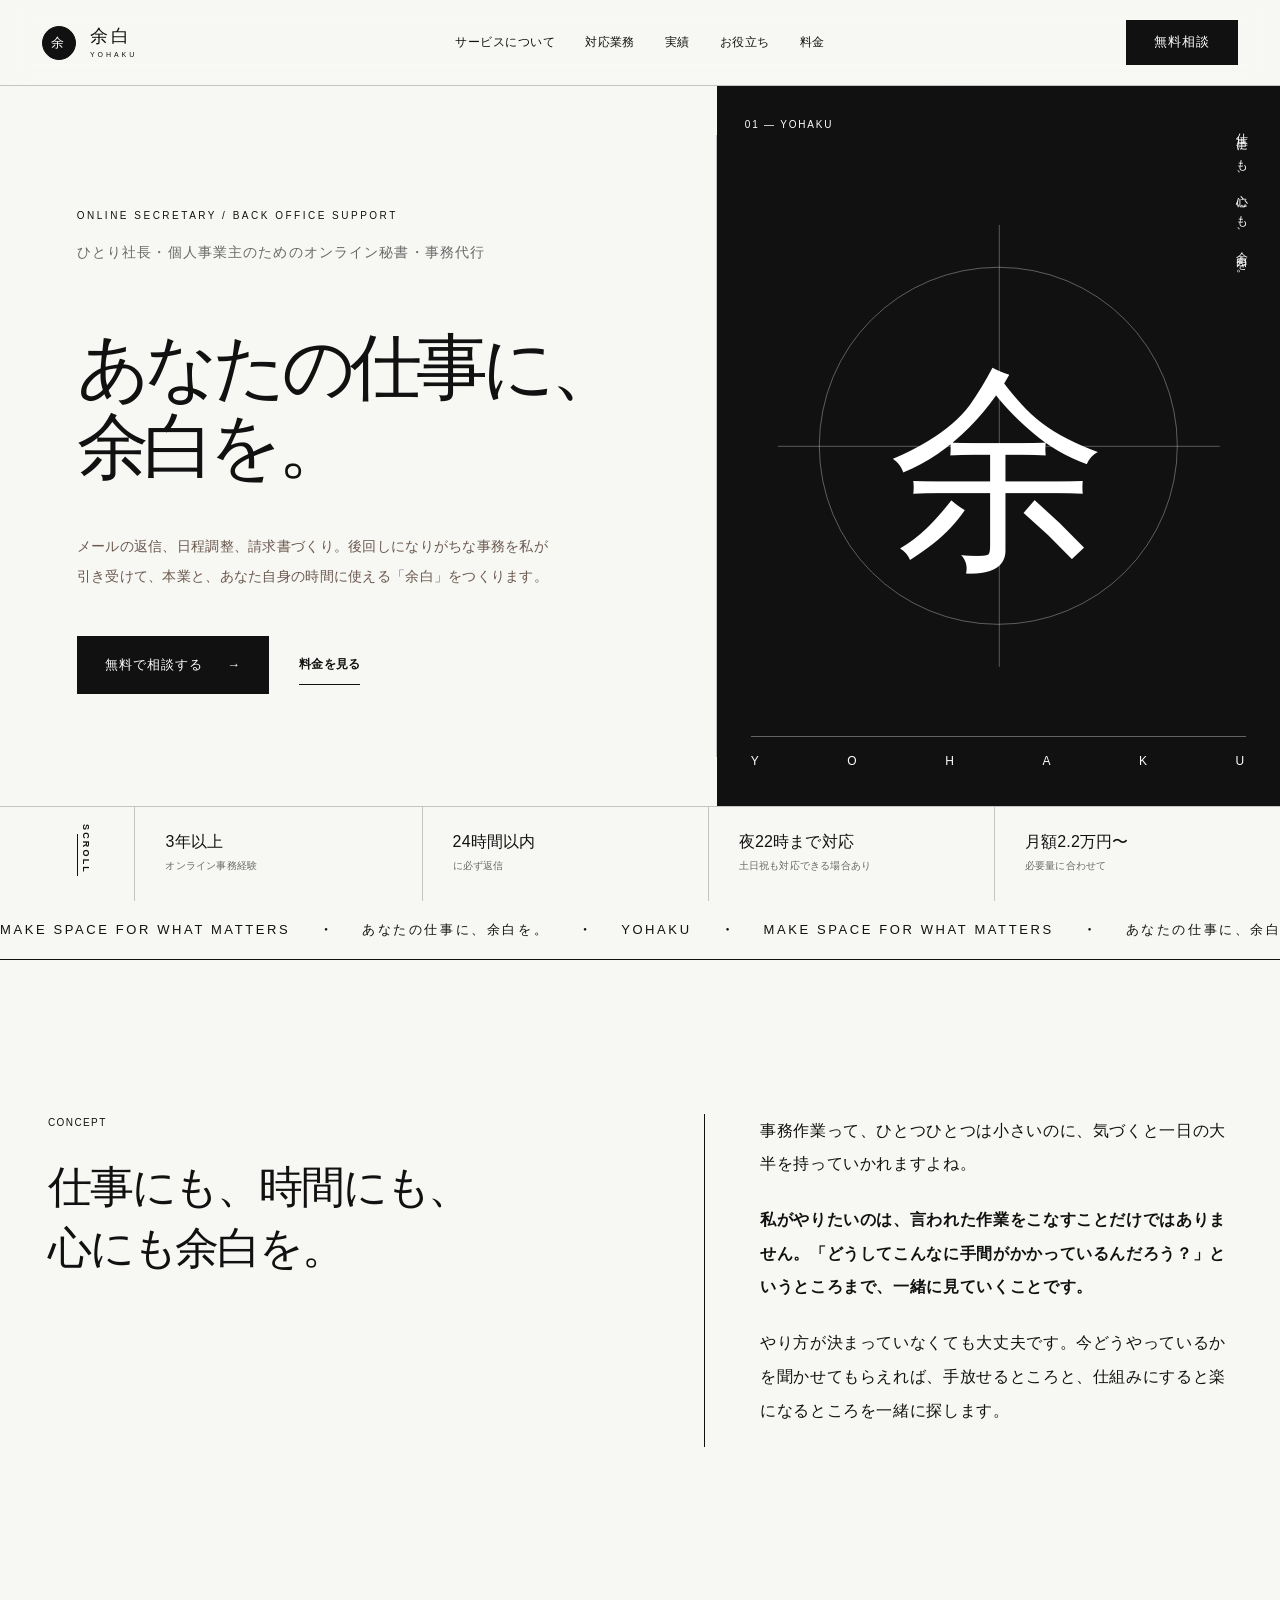
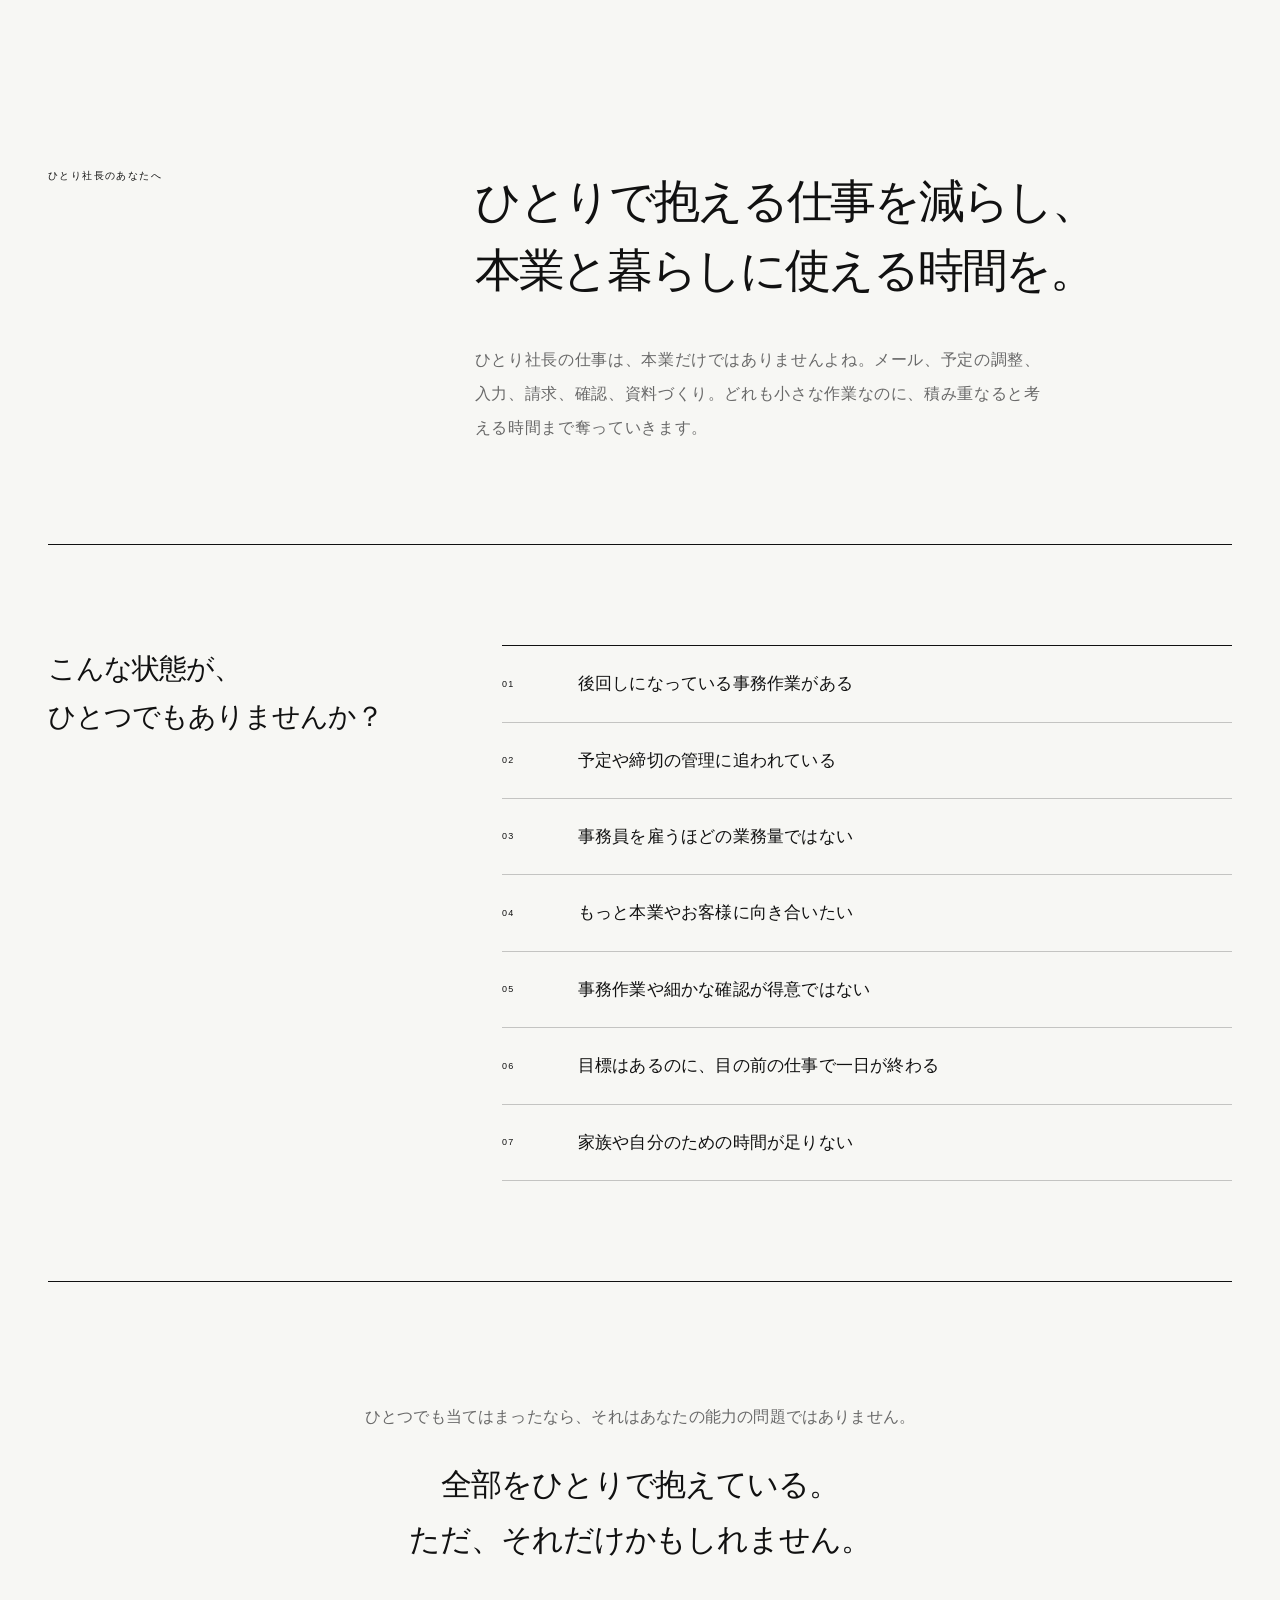
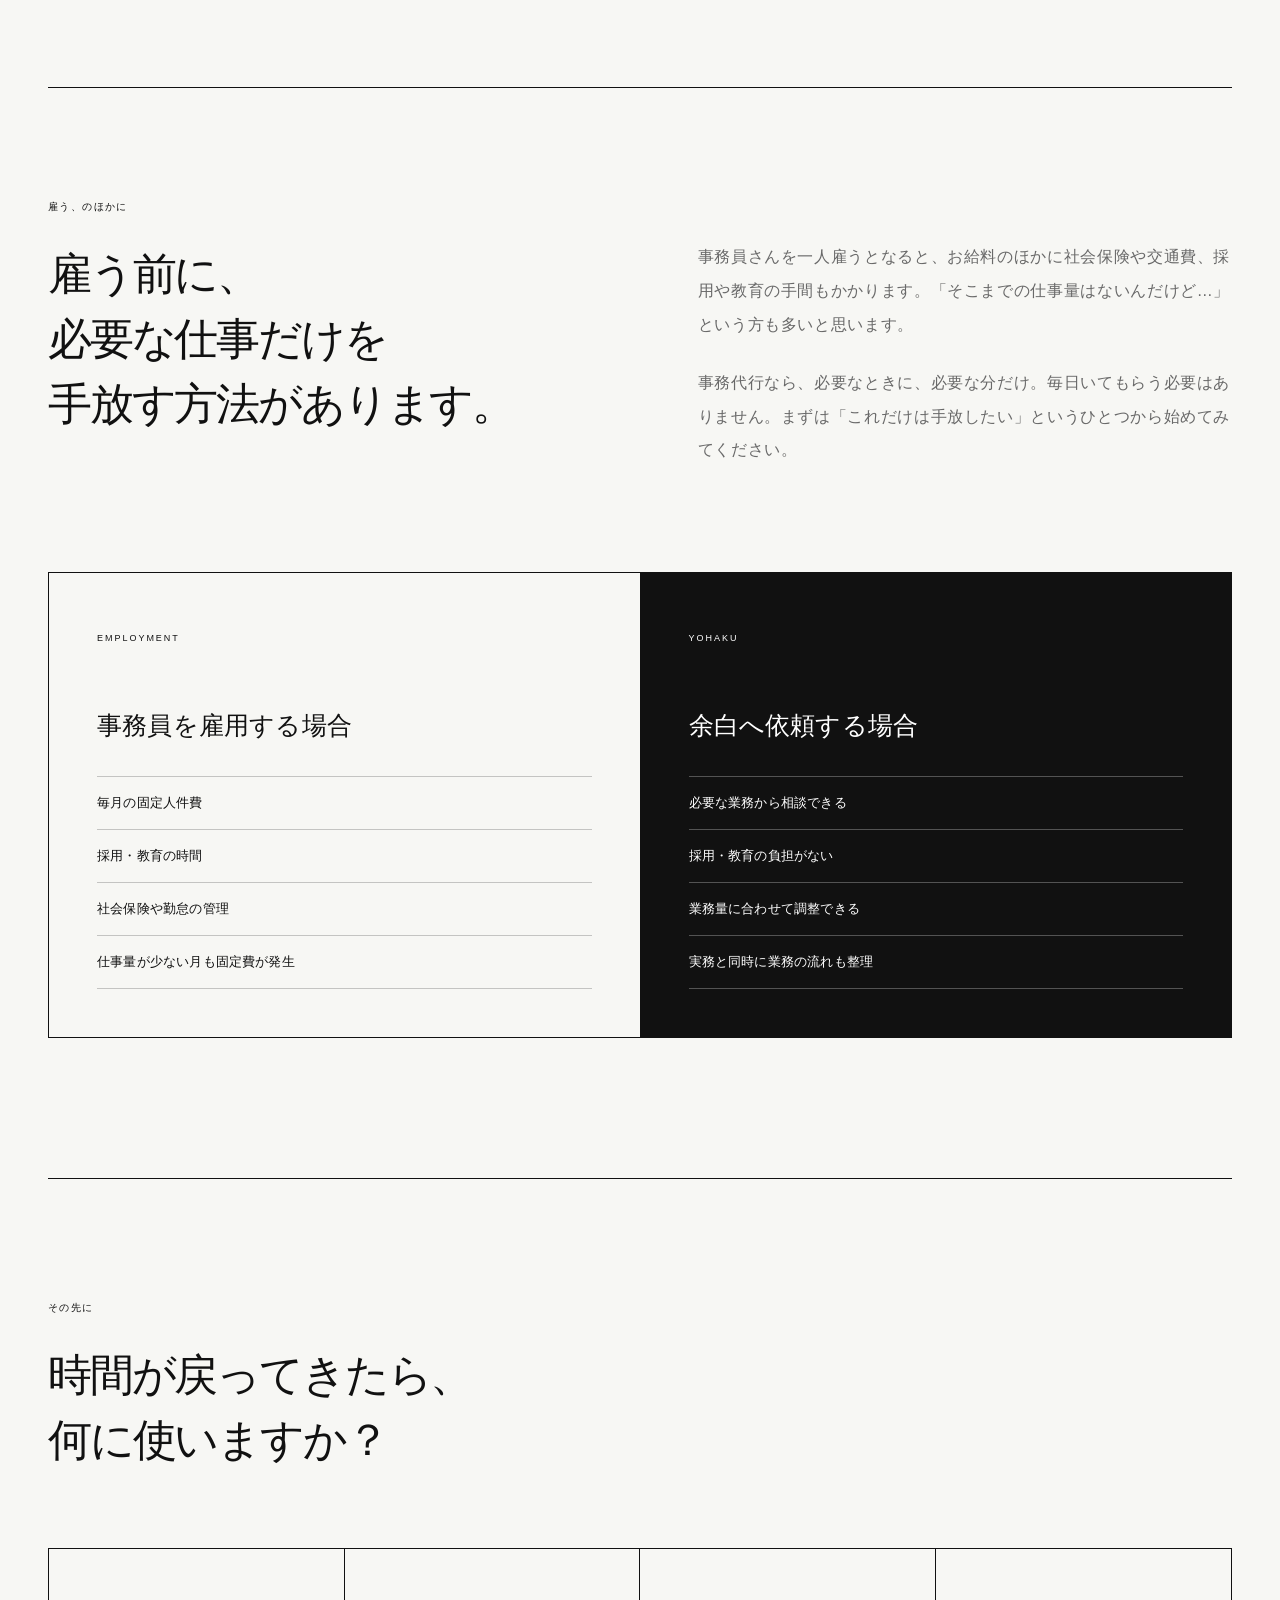
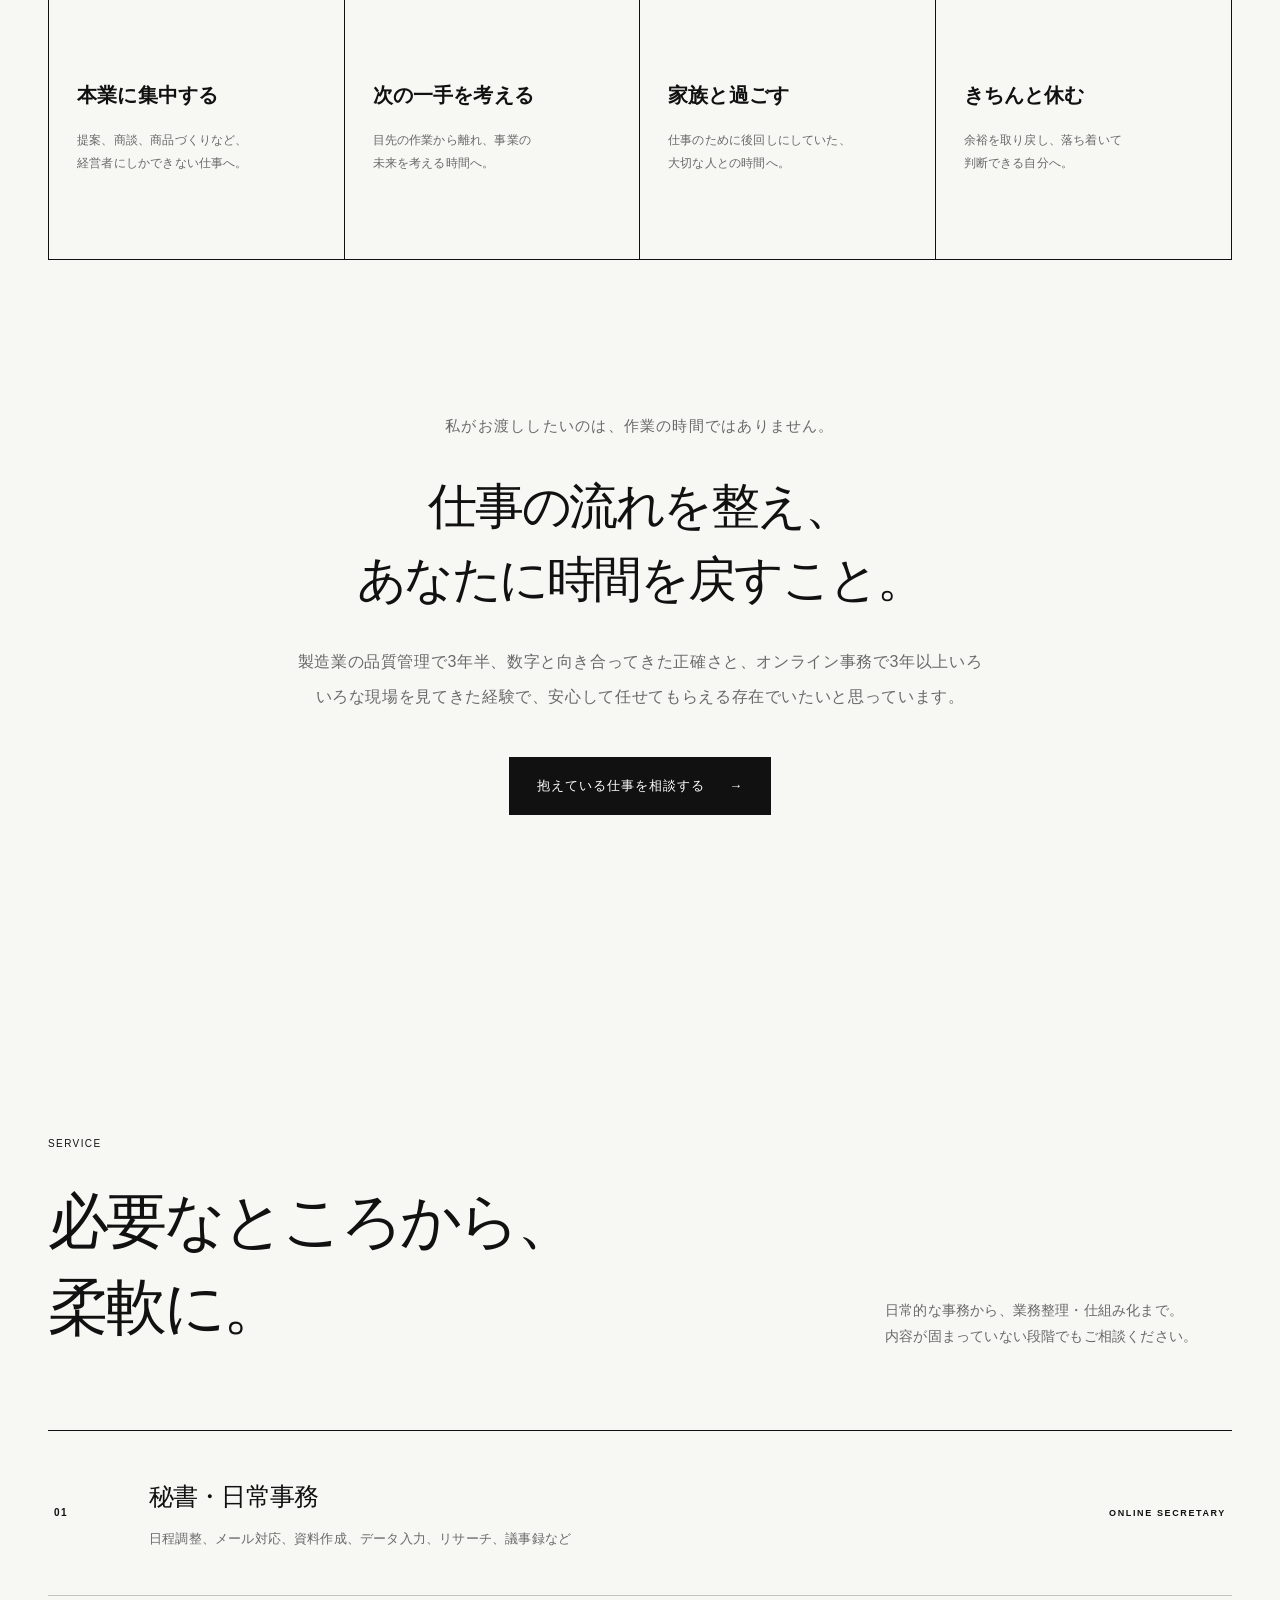
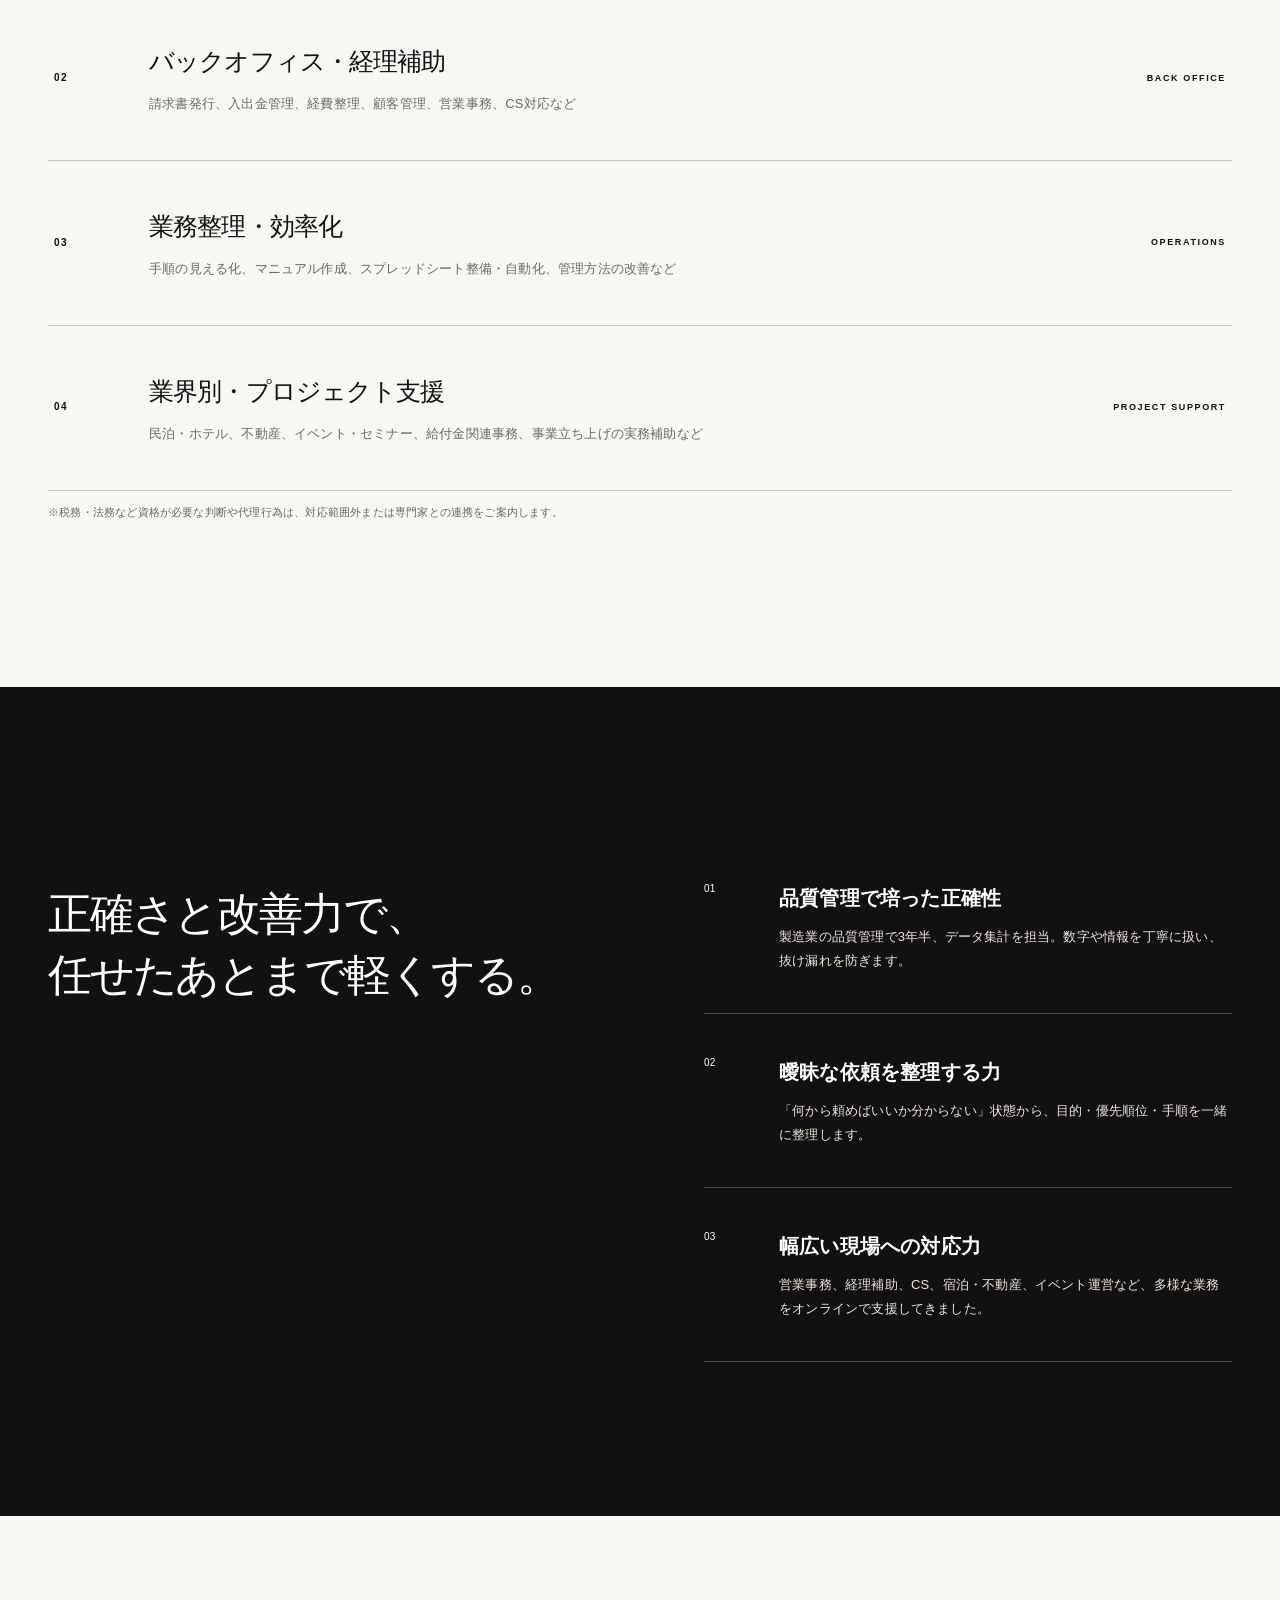
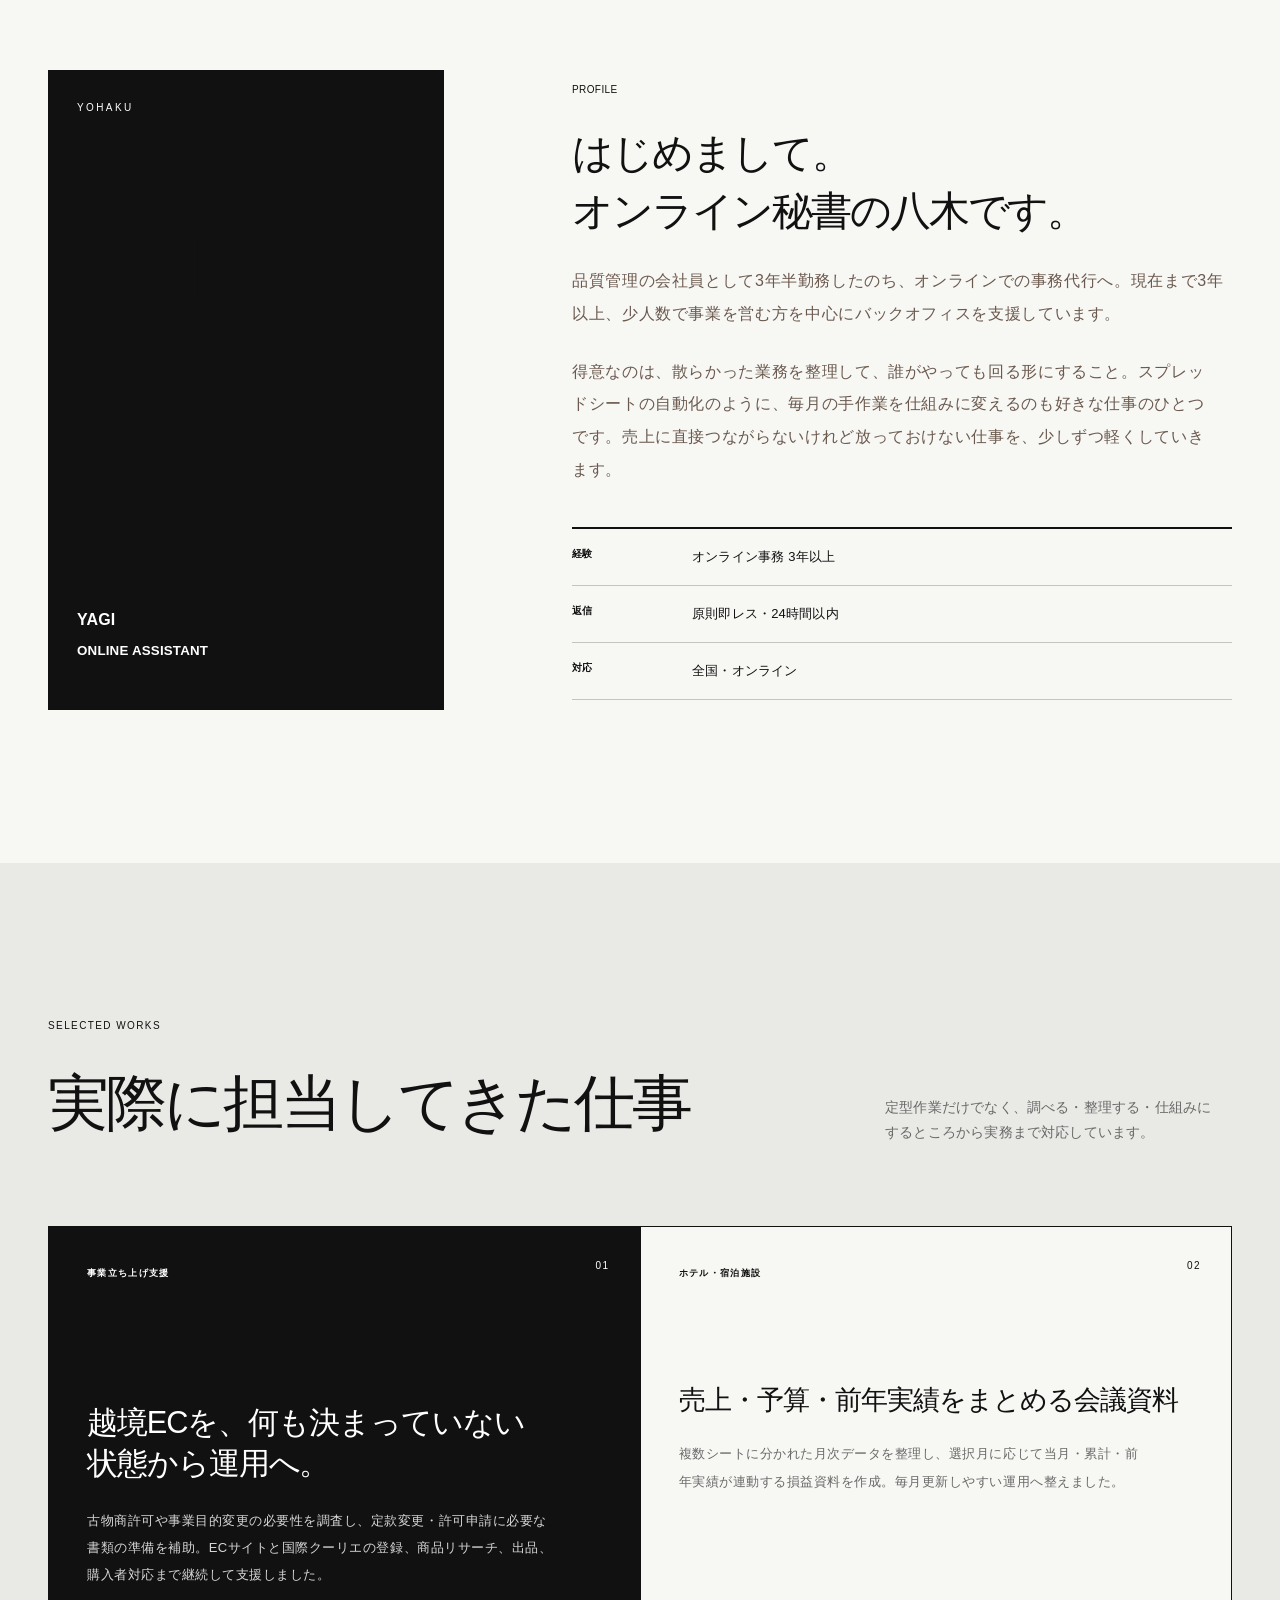
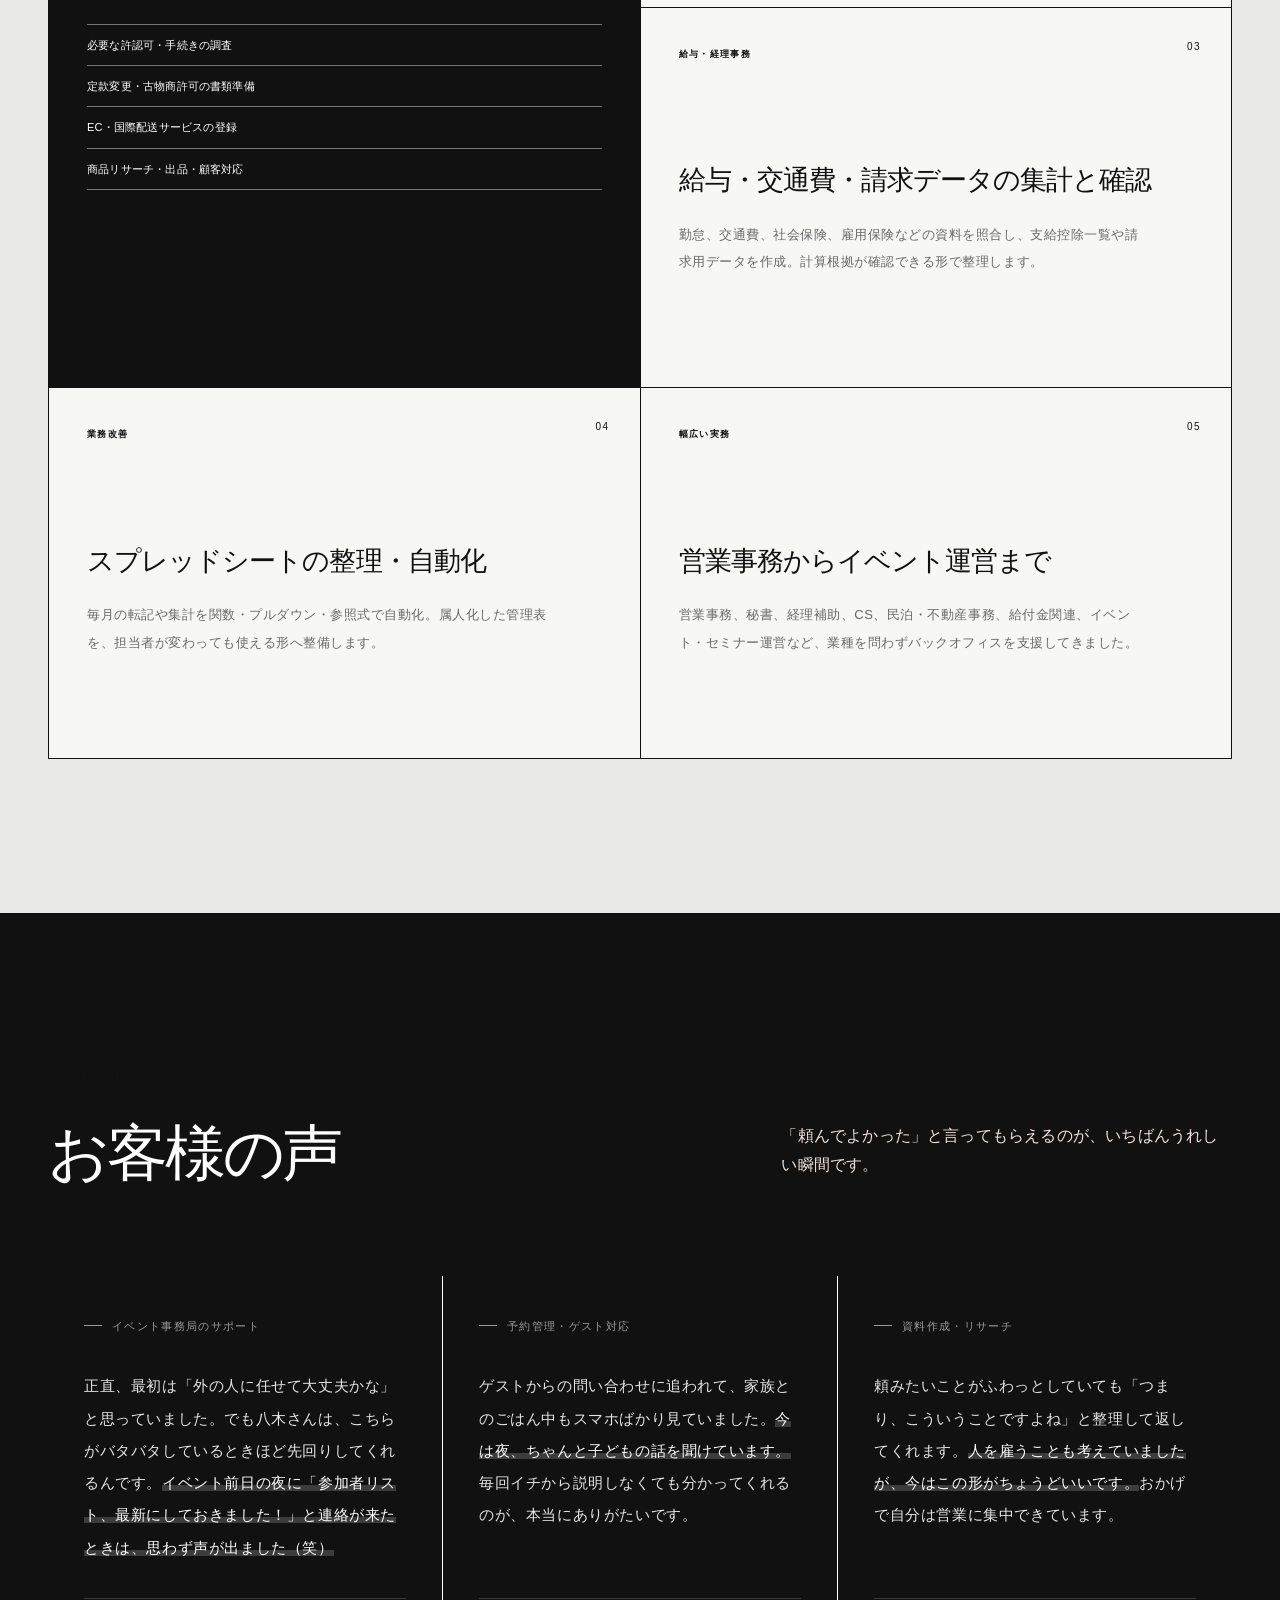
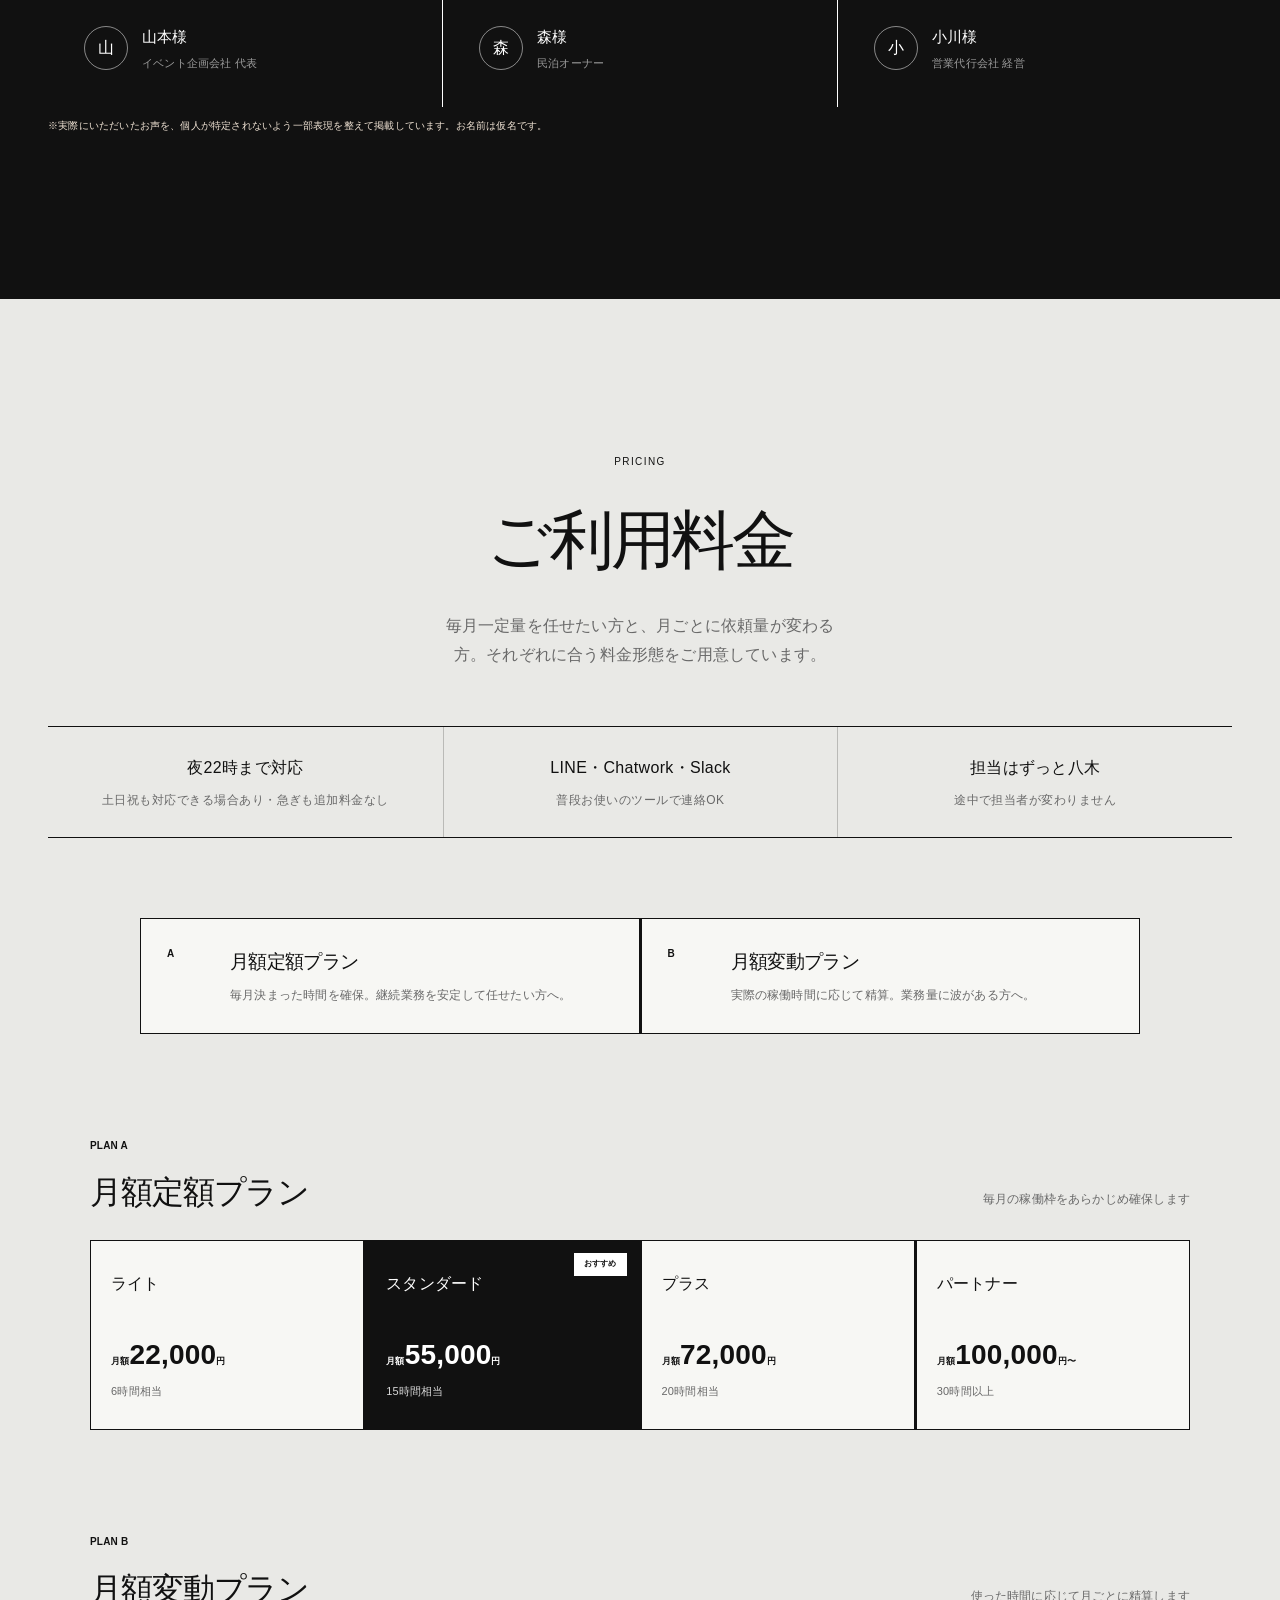
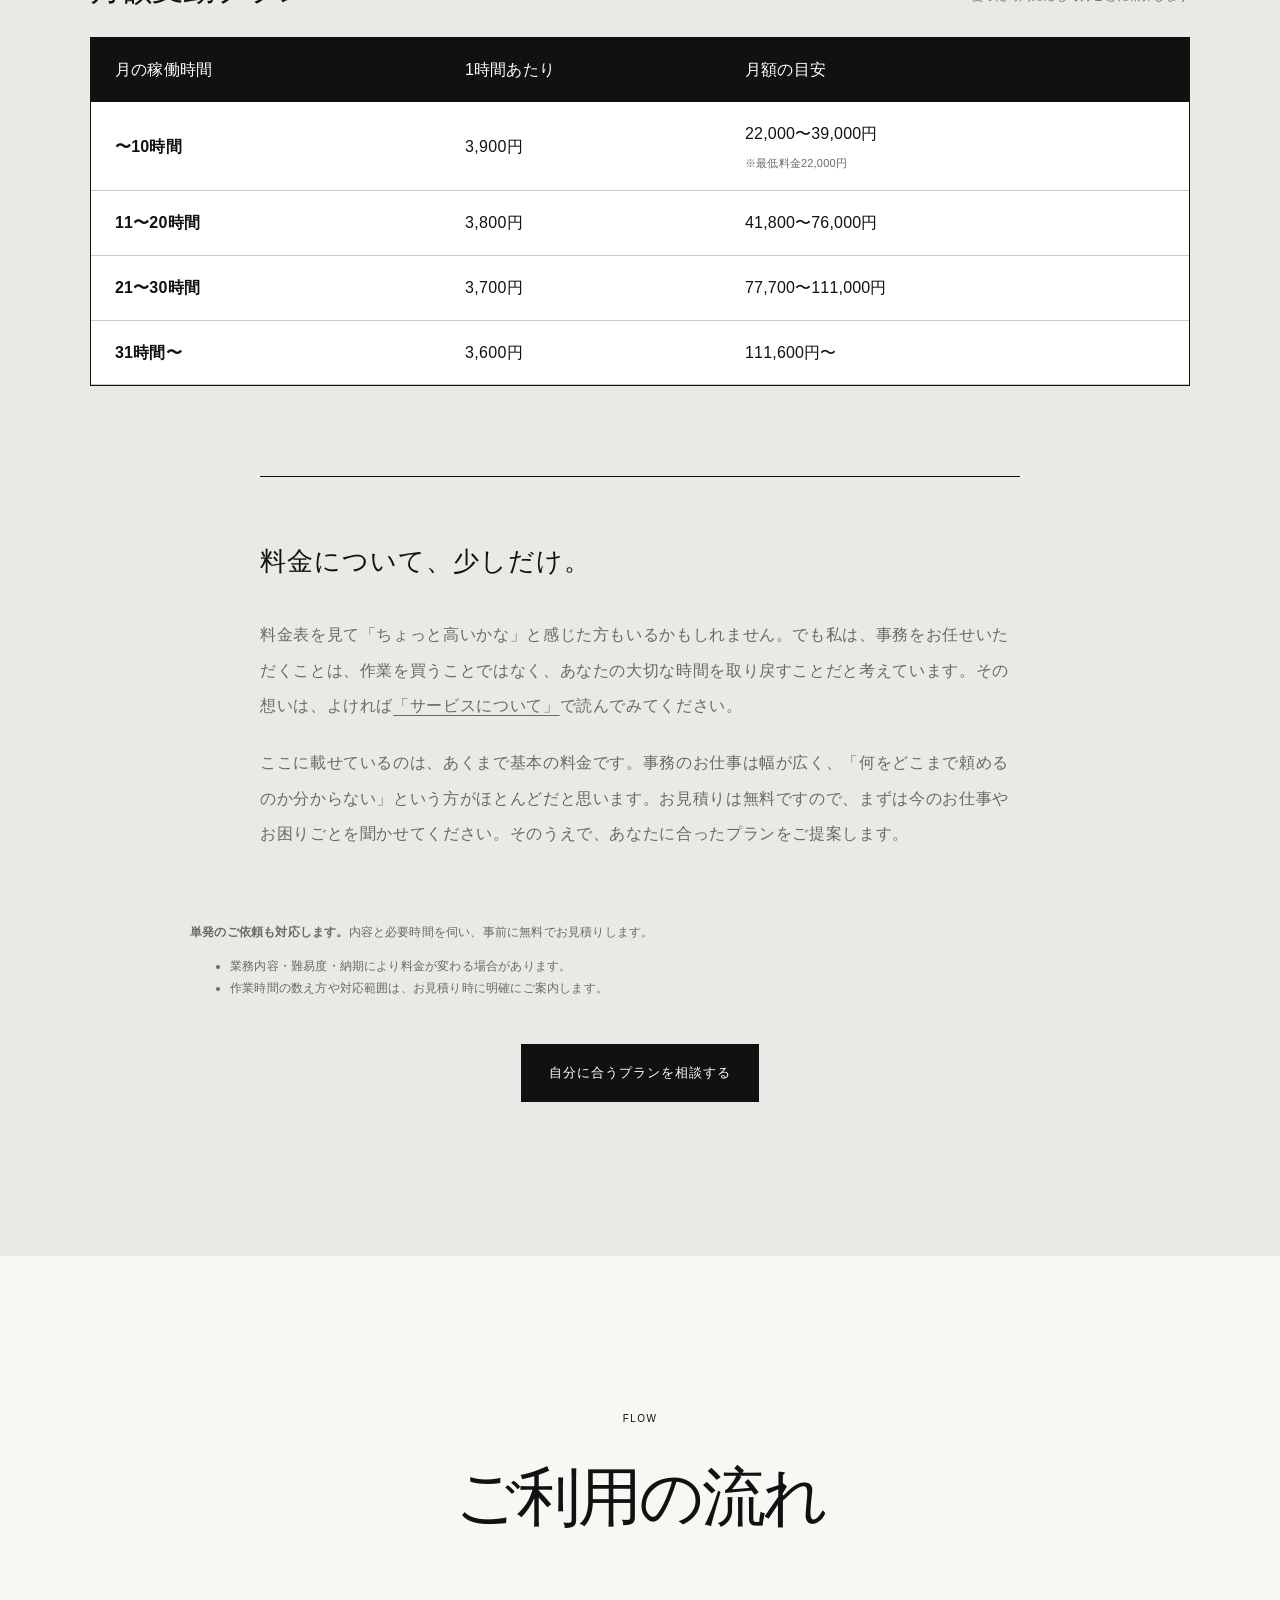
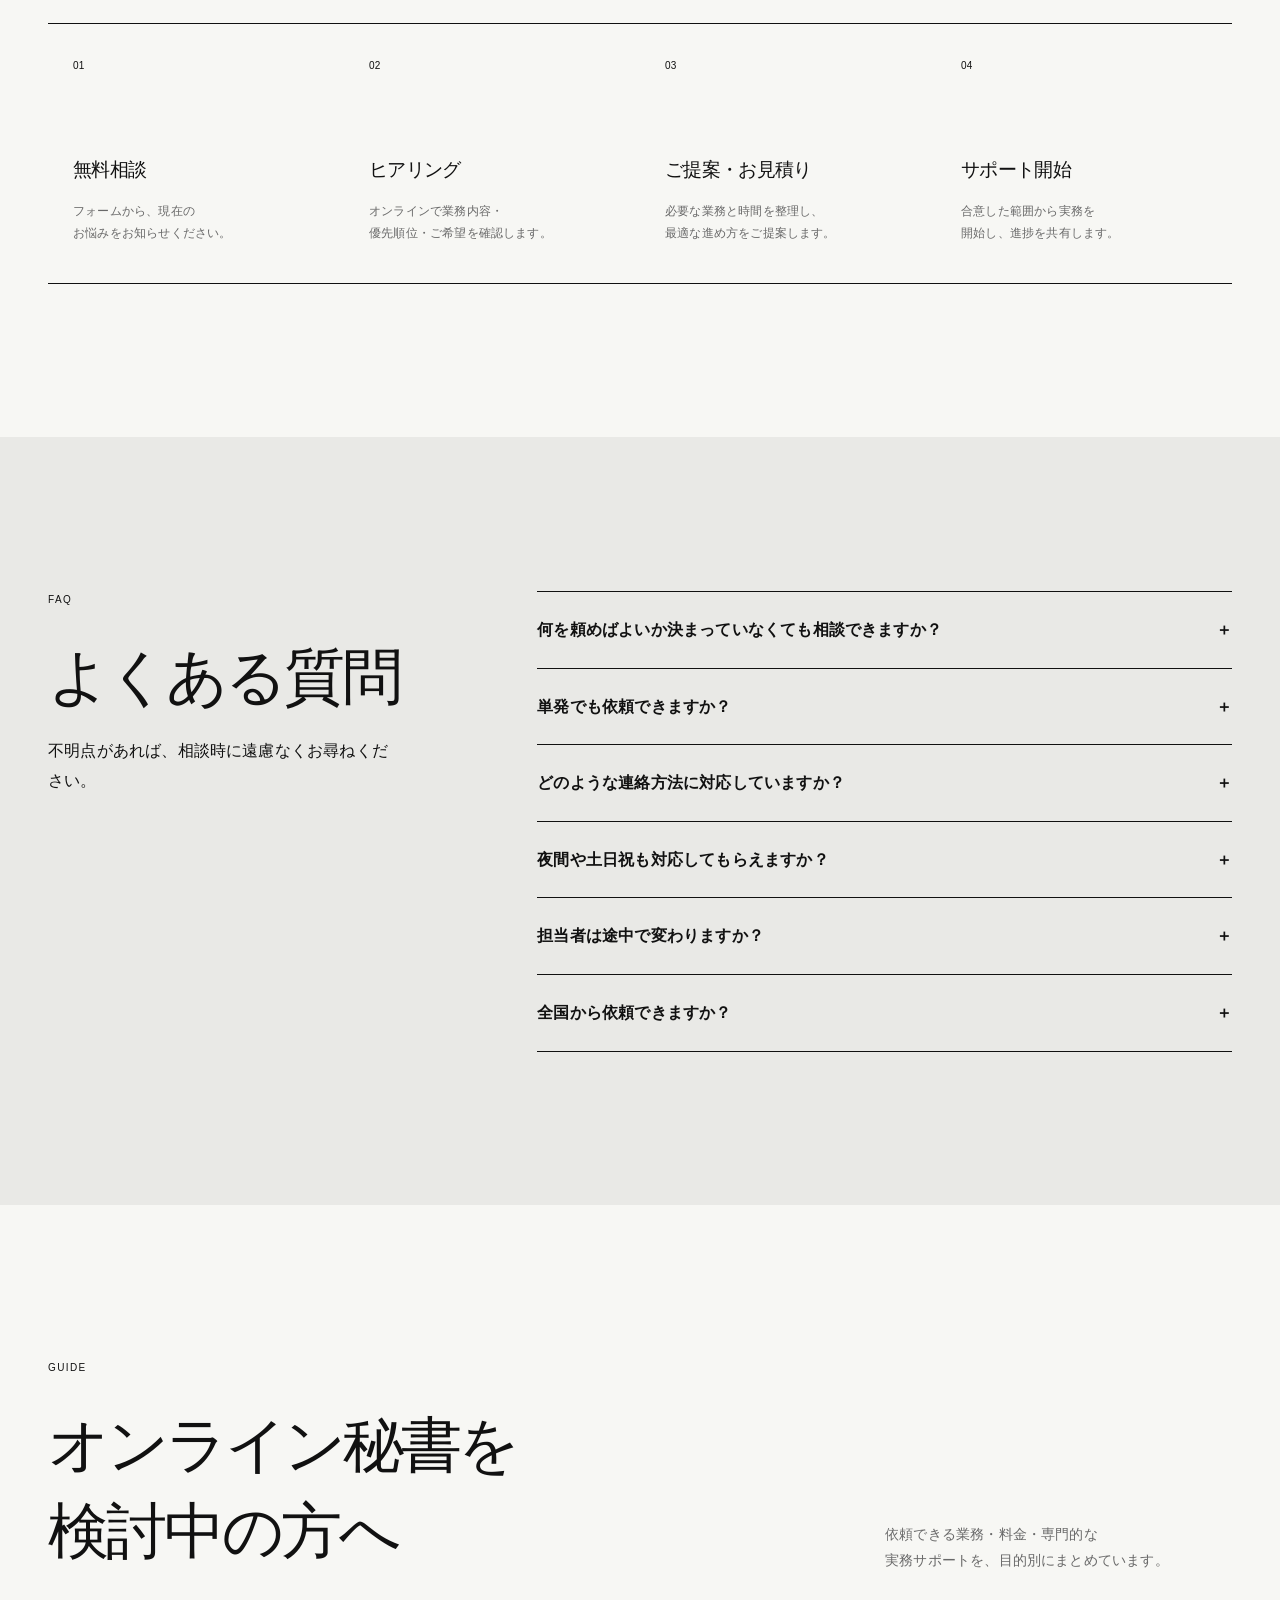
<file: index.html>
<!DOCTYPE html>
<html lang="ja">
<head>
  <meta charset="UTF-8" />
  <meta name="viewport" content="width=device-width, initial-scale=1.0" />
  <meta name="referrer" content="strict-origin-when-cross-origin" />
  <meta http-equiv="Content-Security-Policy" content="default-src 'self'; script-src 'self'; style-src 'self' 'unsafe-inline' https://fonts.googleapis.com; font-src https://fonts.gstatic.com; connect-src https://formsubmit.co; img-src 'self' data:; object-src 'none'; base-uri 'self'; form-action https://formsubmit.co; upgrade-insecure-requests" />
  <meta name="robots" content="index, follow, max-image-preview:large" />
  <meta name="google-site-verification" content="uPOCcpdCkF5vC7mGvs4GOAGjGshObomWzH6Wq0wKwHQ" />
  <link rel="canonical" href="https://ya-gi-chan.github.io/Assistant/" />
  <title>オンライン秘書・事務代行なら余白（YOHAKU）｜ひとり社長・個人事業主向け</title>
  <meta name="description" content="ひとり社長・個人事業主・小規模法人向けのオンライン秘書・事務代行「余白（YOHAKU）」。営業事務、経理補助、顧客管理、資料作成、Excel・スプレッドシート整備などをオンラインで支援します。" />
  <meta property="og:title" content="オンライン秘書・事務代行なら余白（YOHAKU）｜ひとり社長・個人事業主向け" />
  <meta property="og:description" content="雑務を引き受けるだけでなく、業務の流れから整える実務パートナー。月額2.2万円から相談できます。" />
  <meta property="og:type" content="website" />
  <meta property="og:url" content="https://ya-gi-chan.github.io/Assistant/" />
  <meta property="og:locale" content="ja_JP" />
  <script type="application/ld+json">
  {"@context":"https://schema.org","@graph":[{"@type":"ProfessionalService","@id":"https://ya-gi-chan.github.io/Assistant/#service","name":"余白（YOHAKU）","url":"https://ya-gi-chan.github.io/Assistant/","description":"経営者・個人事業主の仕事と時間に余白をつくるオンライン秘書・事務代行サービス","areaServed":"JP","priceRange":"22,000円〜","serviceType":["オンライン秘書","事務代行","バックオフィス支援","業務効率化","経理補助"]},{"@type":"FAQPage","mainEntity":[{"@type":"Question","name":"何を頼めばよいか決まっていなくても相談できますか？","acceptedAnswer":{"@type":"Answer","text":"はい。現在の業務と困りごとを伺い、手放せる作業の整理から一緒に進めます。"}},{"@type":"Question","name":"単発でも依頼できますか？","acceptedAnswer":{"@type":"Answer","text":"はい。内容と必要時間を確認のうえ、個別にお見積りします。"}},{"@type":"Question","name":"夜間や土日祝も対応してもらえますか？","acceptedAnswer":{"@type":"Answer","text":"夜は22時まで対応しています。土日祝は毎回ではありませんが、対応できる場合もあります。急ぎのご依頼も追加料金なしで対応します。"}},{"@type":"Question","name":"全国から依頼できますか？","acceptedAnswer":{"@type":"Answer","text":"はい。オンラインで全国に対応しています。"}}]}]}
  </script>
  <link rel="preconnect" href="https://fonts.googleapis.com" />
  <link rel="preconnect" href="https://fonts.gstatic.com" crossorigin />
  <link href="https://fonts.googleapis.com/css2?family=Manrope:wght@300;400;500;600&family=Noto+Sans+JP:wght@300;400;500;600&display=swap" rel="stylesheet" />
  <link rel="stylesheet" href="styles.css?v=20261010-13" />
  <link rel="stylesheet" href="brand.css?v=20261105-3" />
  <script src="script.js?v=20261010-8" defer></script>
</head>
<body>
  <div class="page-loader" id="pageLoader" aria-hidden="true"><div class="page-loader__inner"><span class="page-loader__brand">YOHAKU</span><span class="page-loader__line"></span><small>あなたの仕事に、余白を。</small></div></div>
  <div class="scroll-progress" id="scrollProgress" aria-hidden="true"></div>
  <header class="header" id="top"><div class="container header__inner">
    <a href="#top" class="logo" aria-label="余白 トップへ"><span class="logo__mark">余</span><span>余白<small>YOHAKU</small></span></a>
    <nav class="nav" id="nav" aria-label="メインメニュー"><a href="#concept">サービスについて</a><a href="#services">対応業務</a><a href="#works">実績</a><a href="#guide">お役立ち</a><a href="#pricing">料金</a></nav>
    <a href="#contact" class="btn btn--primary btn--sm header__cta">無料相談</a>
    <button class="nav-toggle" id="navToggle" type="button" aria-label="メニューを開く" aria-controls="nav" aria-expanded="false"><span></span><span></span><span></span></button>
  </div></header>
  <main>
    <section class="hero"><div class="hero__dots" aria-hidden="true"></div><div class="container hero__grid">
      <div class="hero__copy"><p class="kicker">ONLINE SECRETARY / BACK OFFICE SUPPORT</p><p class="hero__tagline">ひとり社長・個人事業主のためのオンライン秘書・事務代行</p><h1><span>あなたの仕事に、</span><br /><em>余白を。</em></h1><p class="hero__lead">メールの返信、日程調整、請求書づくり。後回しになりがちな事務を私が引き受けて、本業と、あなた自身の時間に使える「余白」をつくります。</p><div class="hero__actions"><a href="#contact" class="btn btn--primary">無料で相談する <b>→</b></a><a href="#pricing" class="text-link">料金を見る</a></div></div>
      <div class="hero__visual" aria-hidden="true"><p class="hero__vertical">仕事にも、心にも、余白を。</p><div class="hero__monogram"><span>余</span></div><div class="hero__word"><span>Y</span><span>O</span><span>H</span><span>A</span><span>K</span><span>U</span></div><p class="hero__index">01 — YOHAKU</p></div>
    </div><div class="hero__bottom"><p>SCROLL</p><ul class="hero__facts"><li><strong>3年以上</strong><span>オンライン事務経験</span></li><li><strong>24時間以内</strong><span>に必ず返信</span></li><li><strong>夜22時まで対応</strong><span>土日祝も対応できる場合あり</span></li><li><strong>月額2.2万円〜</strong><span>必要量に合わせて</span></li></ul></div></section>
    <div class="marquee" aria-hidden="true"><div><span>MAKE SPACE FOR WHAT MATTERS</span><i>●</i><span>あなたの仕事に、余白を。</span><i>●</i><span>YOHAKU</span><i>●</i><span>MAKE SPACE FOR WHAT MATTERS</span><i>●</i><span>あなたの仕事に、余白を。</span><i>●</i><span>YOHAKU</span><i>●</i></div></div>
    <section class="intro" id="concept"><div class="container intro__grid"><div><p class="eyebrow">CONCEPT</p><h2>仕事にも、時間にも、<br />心にも余白を。</h2></div><div class="intro__text"><p>事務作業って、ひとつひとつは小さいのに、気づくと一日の大半を持っていかれますよね。</p><p><strong>私がやりたいのは、言われた作業をこなすことだけではありません。「どうしてこんなに手間がかかっているんだろう？」というところまで、一緒に見ていくことです。</strong></p><p>やり方が決まっていなくても大丈夫です。今どうやっているかを聞かせてもらえれば、手放せるところと、仕組みにすると楽になるところを一緒に探します。</p></div></div></section>
    <section class="owner-letter"><div class="container">
      <div class="owner-letter__intro"><p class="eyebrow">ひとり社長のあなたへ</p><div><h2>ひとりで抱える仕事を減らし、<br />本業と暮らしに使える時間を。</h2><p>ひとり社長の仕事は、本業だけではありませんよね。メール、予定の調整、入力、請求、確認、資料づくり。どれも小さな作業なのに、積み重なると考える時間まで奪っていきます。</p></div></div>
      <div class="owner-checks"><p class="owner-checks__lead">こんな状態が、<br />ひとつでもありませんか？</p><ol><li><span>01</span>後回しになっている事務作業がある</li><li><span>02</span>予定や締切の管理に追われている</li><li><span>03</span>事務員を雇うほどの業務量ではない</li><li><span>04</span>もっと本業やお客様に向き合いたい</li><li><span>05</span>事務作業や細かな確認が得意ではない</li><li><span>06</span>目標はあるのに、目の前の仕事で一日が終わる</li><li><span>07</span>家族や自分のための時間が足りない</li></ol></div>
      <div class="owner-letter__message"><p>ひとつでも当てはまったなら、それはあなたの能力の問題ではありません。</p><strong>全部をひとりで抱えている。<br />ただ、それだけかもしれません。</strong></div>
      <div class="owner-letter__solution"><div><p class="eyebrow">雇う、のほかに</p><h2>雇う前に、<br />必要な仕事だけを<br />手放す方法があります。</h2></div><div class="owner-letter__body"><p>事務員さんを一人雇うとなると、お給料のほかに社会保険や交通費、採用や教育の手間もかかります。「そこまでの仕事量はないんだけど…」という方も多いと思います。</p><p>事務代行なら、必要なときに、必要な分だけ。毎日いてもらう必要はありません。まずは「これだけは手放したい」というひとつから始めてみてください。</p></div></div>
      <div class="compare-grid"><article><p>EMPLOYMENT</p><h3>事務員を雇用する場合</h3><ul><li>毎月の固定人件費</li><li>採用・教育の時間</li><li>社会保険や勤怠の管理</li><li>仕事量が少ない月も固定費が発生</li></ul></article><article class="compare-grid__yohaku"><p>YOHAKU</p><h3>余白へ依頼する場合</h3><ul><li>必要な業務から相談できる</li><li>採用・教育の負担がない</li><li>業務量に合わせて調整できる</li><li>実務と同時に業務の流れも整理</li></ul></article></div>
      <div class="owner-letter__future"><p class="eyebrow">その先に</p><h2>時間が戻ってきたら、<br />何に使いますか？</h2><div class="future-grid"><article><h3>本業に集中する</h3><p>提案、商談、商品づくりなど、経営者にしかできない仕事へ。</p></article><article><h3>次の一手を考える</h3><p>目先の作業から離れ、事業の未来を考える時間へ。</p></article><article><h3>家族と過ごす</h3><p>仕事のために後回しにしていた、大切な人との時間へ。</p></article><article><h3>きちんと休む</h3><p>余裕を取り戻し、落ち着いて判断できる自分へ。</p></article></div></div>
      <div class="owner-letter__closing"><p>私がお渡ししたいのは、作業の時間ではありません。</p><h2>仕事の流れを整え、<br />あなたに時間を戻すこと。</h2><p>製造業の品質管理で3年半、数字と向き合ってきた正確さと、オンライン事務で3年以上いろいろな現場を見てきた経験で、安心して任せてもらえる存在でいたいと思っています。</p><a href="#contact" class="btn btn--primary">抱えている仕事を相談する <b>→</b></a></div>
    </div></section>
    <section class="services" id="services"><div class="container"><div class="section-heading"><div><p class="eyebrow">SERVICE</p><h2>必要なところから、柔軟に。</h2></div><p>日常的な事務から、業務整理・仕組み化まで。内容が固まっていない段階でもご相談ください。</p></div><div class="service-list"><article><div class="service-list__num">01</div><div><h3>秘書・日常事務</h3><p>日程調整、メール対応、資料作成、データ入力、リサーチ、議事録など</p></div><span>ONLINE SECRETARY</span></article><article><div class="service-list__num">02</div><div><h3>バックオフィス・経理補助</h3><p>請求書発行、入出金管理、経費整理、顧客管理、営業事務、CS対応など</p></div><span>BACK OFFICE</span></article><article><div class="service-list__num">03</div><div><h3>業務整理・効率化</h3><p>手順の見える化、マニュアル作成、スプレッドシート整備・自動化、管理方法の改善など</p></div><span>OPERATIONS</span></article><article><div class="service-list__num">04</div><div><h3>業界別・プロジェクト支援</h3><p>民泊・ホテル、不動産、イベント・セミナー、給付金関連事務、事業立ち上げの実務補助など</p></div><span>PROJECT SUPPORT</span></article></div><p class="service-note">※税務・法務など資格が必要な判断や代理行為は、対応範囲外または専門家との連携をご案内します。</p></div></section>
    <section class="strength section-dark"><div class="container strength__grid"><div><p class="eyebrow eyebrow--light">私にできること</p><h2>正確さと改善力で、<br />任せたあとまで軽くする。</h2></div><div class="strength__items"><article><strong>01</strong><div><h3>品質管理で培った正確性</h3><p>製造業の品質管理で3年半、データ集計を担当。数字や情報を丁寧に扱い、抜け漏れを防ぎます。</p></div></article><article><strong>02</strong><div><h3>曖昧な依頼を整理する力</h3><p>「何から頼めばいいか分からない」状態から、目的・優先順位・手順を一緒に整理します。</p></div></article><article><strong>03</strong><div><h3>幅広い現場への対応力</h3><p>営業事務、経理補助、CS、宿泊・不動産、イベント運営など、多様な業務をオンラインで支援してきました。</p></div></article></div></div></section>
    <section class="profile" id="profile"><div class="container profile__grid"><div class="profile__portrait"><span>Y</span><p>YAGI<br /><small>ONLINE ASSISTANT</small></p></div><div class="profile__content"><p class="eyebrow">PROFILE</p><h2>はじめまして。<br />オンライン秘書の八木です。</h2><p>品質管理の会社員として3年半勤務したのち、オンラインでの事務代行へ。現在まで3年以上、少人数で事業を営む方を中心にバックオフィスを支援しています。</p><p>得意なのは、散らかった業務を整理して、誰がやっても回る形にすること。スプレッドシートの自動化のように、毎月の手作業を仕組みに変えるのも好きな仕事のひとつです。売上に直接つながらないけれど放っておけない仕事を、少しずつ軽くしていきます。</p><dl class="profile__meta"><div><dt>経験</dt><dd>オンライン事務 3年以上</dd></div><div><dt>返信</dt><dd>原則即レス・24時間以内</dd></div><div><dt>対応</dt><dd>全国・オンライン</dd></div></dl></div></div></section>
    <section class="works" id="works"><div class="container"><div class="section-heading works__heading"><div><p class="eyebrow">SELECTED WORKS</p><h2>実際に担当してきた仕事</h2></div><p>定型作業だけでなく、調べる・整理する・仕組みにするところから実務まで対応しています。</p></div><div class="works__grid">
      <article class="work-card work-card--large"><div class="work-card__tag">事業立ち上げ支援</div><span class="work-card__no">01</span><h3>越境ECを、何も決まっていない状態から運用へ。</h3><p>古物商許可や事業目的変更の必要性を調査し、定款変更・許可申請に必要な書類の準備を補助。ECサイトと国際クーリエの登録、商品リサーチ、出品、購入者対応まで継続して支援しました。</p><ul><li>必要な許認可・手続きの調査</li><li>定款変更・古物商許可の書類準備</li><li>EC・国際配送サービスの登録</li><li>商品リサーチ・出品・顧客対応</li></ul></article>
      <article class="work-card"><div class="work-card__tag">ホテル・宿泊施設</div><span class="work-card__no">02</span><h3>売上・予算・前年実績をまとめる会議資料</h3><p>複数シートに分かれた月次データを整理し、選択月に応じて当月・累計・前年実績が連動する損益資料を作成。毎月更新しやすい運用へ整えました。</p></article>
      <article class="work-card"><div class="work-card__tag">給与・経理事務</div><span class="work-card__no">03</span><h3>給与・交通費・請求データの集計と確認</h3><p>勤怠、交通費、社会保険、雇用保険などの資料を照合し、支給控除一覧や請求用データを作成。計算根拠が確認できる形で整理します。</p></article>
      <article class="work-card"><div class="work-card__tag">業務改善</div><span class="work-card__no">04</span><h3>スプレッドシートの整理・自動化</h3><p>毎月の転記や集計を関数・プルダウン・参照式で自動化。属人化した管理表を、担当者が変わっても使える形へ整備します。</p></article>
      <article class="work-card"><div class="work-card__tag">幅広い実務</div><span class="work-card__no">05</span><h3>営業事務からイベント運営まで</h3><p>営業事務、秘書、経理補助、CS、民泊・不動産事務、給付金関連、イベント・セミナー運営など、業種を問わずバックオフィスを支援してきました。</p></article>
    </div></div></section>
    <section class="voices section-dark" id="voices"><div class="container"><div class="voices__head"><div><p class="eyebrow eyebrow--light">CLIENT VOICES</p><h2>お客様の声</h2></div><p>「頼んでよかった」と言ってもらえるのが、いちばんうれしい瞬間です。</p></div><div class="voices__grid">
      <figure><p class="voices__tag">イベント事務局のサポート</p><blockquote>正直、最初は「外の人に任せて大丈夫かな」と思っていました。でも八木さんは、こちらがバタバタしているときほど先回りしてくれるんです。<mark>イベント前日の夜に「参加者リスト、最新にしておきました！」と連絡が来たときは、思わず声が出ました（笑）</mark></blockquote><figcaption><span class="voices__avatar" aria-hidden="true">山</span><div><strong>山本様</strong><small>イベント企画会社 代表</small></div></figcaption></figure>
      <figure><p class="voices__tag">予約管理・ゲスト対応</p><blockquote>ゲストからの問い合わせに追われて、家族とのごはん中もスマホばかり見ていました。<mark>今は夜、ちゃんと子どもの話を聞けています。</mark>毎回イチから説明しなくても分かってくれるのが、本当にありがたいです。</blockquote><figcaption><span class="voices__avatar" aria-hidden="true">森</span><div><strong>森様</strong><small>民泊オーナー</small></div></figcaption></figure>
      <figure><p class="voices__tag">資料作成・リサーチ</p><blockquote>頼みたいことがふわっとしていても「つまり、こういうことですよね」と整理して返してくれます。<mark>人を雇うことも考えていましたが、今はこの形がちょうどいいです。</mark>おかげで自分は営業に集中できています。</blockquote><figcaption><span class="voices__avatar" aria-hidden="true">小</span><div><strong>小川様</strong><small>営業代行会社 経営</small></div></figcaption></figure>
    </div><p class="voices__note">※実際にいただいたお声を、個人が特定されないよう一部表現を整えて掲載しています。お名前は仮名です。</p></div></section>
    <section class="pricing section-soft" id="pricing"><div class="container"><p class="eyebrow eyebrow--center">PRICING</p><h2 class="section-title">ご利用料金</h2><p class="section-lead">毎月一定量を任せたい方と、月ごとに依頼量が変わる方。それぞれに合う料金形態をご用意しています。</p><ul class="price-perks"><li><strong>夜22時まで対応</strong><span>土日祝も対応できる場合あり・急ぎも追加料金なし</span></li><li><strong>LINE・Chatwork・Slack</strong><span>普段お使いのツールで連絡OK</span></li><li><strong>担当はずっと八木</strong><span>途中で担当者が変わりません</span></li></ul><div class="plan-intro"><article><span>A</span><div><h3>月額定額プラン</h3><p>毎月決まった時間を確保。継続業務を安定して任せたい方へ。</p></div></article><article><span>B</span><div><h3>月額変動プラン</h3><p>実際の稼働時間に応じて精算。業務量に波がある方へ。</p></div></article></div>
      <div class="price-block"><div class="price-block__head"><div><span>PLAN A</span><h3>月額定額プラン</h3></div><p>毎月の稼働枠をあらかじめ確保します</p></div><div class="price-cards"><article><p>ライト</p><strong><small>月額</small>22,000<small>円</small></strong><div>6時間相当</div></article><article class="is-recommended"><b>おすすめ</b><p>スタンダード</p><strong><small>月額</small>55,000<small>円</small></strong><div>15時間相当</div></article><article><p>プラス</p><strong><small>月額</small>72,000<small>円</small></strong><div>20時間相当</div></article><article><p>パートナー</p><strong><small>月額</small>100,000<small>円〜</small></strong><div>30時間以上</div></article></div></div>
      <div class="price-block"><div class="price-block__head"><div><span>PLAN B</span><h3>月額変動プラン</h3></div><p>使った時間に応じて月ごとに精算します</p></div><div class="variable-table variable-table--simple variable-table--rate" role="table" aria-label="月額変動プラン料金表"><div class="variable-table__head" role="row"><span>月の稼働時間</span><span>1時間あたり</span><span>月額の目安</span></div><div role="row"><strong>〜10時間</strong><span class="variable-table__rate">3,900円</span><span>22,000〜39,000円<small>※最低料金22,000円</small></span></div><div role="row"><strong>11〜20時間</strong><span class="variable-table__rate">3,800円</span><span>41,800〜76,000円</span></div><div role="row"><strong>21〜30時間</strong><span class="variable-table__rate">3,700円</span><span>77,700〜111,000円</span></div><div role="row"><strong>31時間〜</strong><span class="variable-table__rate">3,600円</span><span>111,600円〜</span></div></div></div>
      <div class="price-message"><p class="price-message__title">料金について、少しだけ。</p><p>料金表を見て「ちょっと高いかな」と感じた方もいるかもしれません。でも私は、事務をお任せいただくことは、作業を買うことではなく、あなたの大切な時間を取り戻すことだと考えています。その想いは、よければ<a href="#concept">「サービスについて」</a>で読んでみてください。</p><p>ここに載せているのは、あくまで基本の料金です。事務のお仕事は幅が広く、「何をどこまで頼めるのか分からない」という方がほとんどだと思います。お見積りは無料ですので、まずは今のお仕事やお困りごとを聞かせてください。そのうえで、あなたに合ったプランをご提案します。</p></div><div class="price-notes"><p><strong>単発のご依頼も対応します。</strong>内容と必要時間を伺い、事前に無料でお見積りします。</p><ul><li>業務内容・難易度・納期により料金が変わる場合があります。</li><li>作業時間の数え方や対応範囲は、お見積り時に明確にご案内します。</li></ul></div><div class="center"><a href="#contact" class="btn btn--primary">自分に合うプランを相談する</a></div></div></section>
    <section class="flow" id="flow"><div class="container"><p class="eyebrow eyebrow--center">FLOW</p><h2 class="section-title">ご利用の流れ</h2><ol class="flow__list"><li><span>01</span><div><h3>無料相談</h3><p>フォームから、現在のお悩みをお知らせください。</p></div></li><li><span>02</span><div><h3>ヒアリング</h3><p>オンラインで業務内容・優先順位・ご希望を確認します。</p></div></li><li><span>03</span><div><h3>ご提案・お見積り</h3><p>必要な業務と時間を整理し、最適な進め方をご提案します。</p></div></li><li><span>04</span><div><h3>サポート開始</h3><p>合意した範囲から実務を開始し、進捗を共有します。</p></div></li></ol></div></section>
    <section class="faq section-soft" id="faq"><div class="container faq__inner"><div><p class="eyebrow">FAQ</p><h2>よくある質問</h2><p>不明点があれば、相談時に遠慮なくお尋ねください。</p></div><div class="faq__list"><details><summary>何を頼めばよいか決まっていなくても相談できますか？</summary><p>はい。現在の業務と困りごとを伺い、手放せる作業の整理から一緒に進めます。</p></details><details><summary>単発でも依頼できますか？</summary><p>はい。内容と必要時間を確認のうえ、個別にお見積りします。</p></details><details><summary>どのような連絡方法に対応していますか？</summary><p>LINE、Chatwork、Slack、メール、オンライン会議に対応しています。普段お使いのツールに合わせますので、お気軽にご相談ください。</p></details><details><summary>夜間や土日祝も対応してもらえますか？</summary><p>夜は22時まで対応しています。土日祝は毎回ではありませんが、対応できる場合もありますので、お気軽にご相談ください。急ぎのご依頼も、追加料金なしでプランの料金内で対応します。</p></details><details><summary>担当者は途中で変わりますか？</summary><p>変わりません。最初から最後まで、八木が直接担当します。毎回イチから説明していただく必要はありません。</p></details><details><summary>全国から依頼できますか？</summary><p>はい。オンラインで全国に対応しています。</p></details></div></div></section>
    <section class="services" id="guide"><div class="container"><div class="section-heading"><div><p class="eyebrow">GUIDE</p><h2>オンライン秘書を検討中の方へ</h2></div><p>依頼できる業務・料金・専門的な実務サポートを、目的別にまとめています。</p></div><div class="service-list">
      <article><div class="service-list__num">01</div><div><h3><a href="online-secretary/">オンライン秘書とは？何を頼める？</a></h3><p>依頼できる業務や、オンライン秘書が向いている会社を整理しています。</p></div><span>GUIDE</span></article>
      <article><div class="service-list__num">02</div><div><h3><a href="small-business/">個人事業主・ひとり社長向け事務代行</a></h3><p>事務員を雇うほどではない段階で、必要な仕事だけ外に出す方法を紹介します。</p></div><span>SMALL BUSINESS</span></article>
      <article><div class="service-list__num">03</div><div><h3><a href="spreadsheet/">Excel・Googleスプレッドシート業務代行</a></h3><p>データ集計、管理表整備、関数設定、毎月の定型作業の効率化について。</p></div><span>SPREADSHEET</span></article>
      <article><div class="service-list__num">04</div><div><h3><a href="accounting-support/">経理補助・請求業務の事務代行</a></h3><p>請求書、経費、入金確認用データなど、経理周辺の事務支援について。</p></div><span>ACCOUNTING</span></article>
      <article><div class="service-list__num">05</div><div><h3><a href="price/">オンライン秘書・事務代行の料金</a></h3><p>月額定額・月額変動プランと、単発依頼についてまとめています。</p></div><span>PRICE</span></article>
    </div></div></section>
    <section class="contact" id="contact"><div class="container contact__grid"><div class="contact__copy"><p class="eyebrow eyebrow--light">CONTACT</p><h2>あなたの仕事に、<br />余白を。</h2><p>内容がまとまっていなくても大丈夫です。どの業務から手放すと余白が生まれるか、一緒に整理します。</p><ul><li>ご相談・お見積り無料</li><li>24時間以内に返信</li><li>LINEからのご相談もOK</li><li>無理な勧誘はありません</li></ul></div><form class="contact-form" id="contactForm" novalidate><input type="hidden" name="_subject" value="【余白（YOHAKU）】お問い合わせがありました" /><input type="text" name="_honey" class="hp-field" tabindex="-1" autocomplete="off" aria-hidden="true" /><label>お名前 <span>必須</span><input type="text" name="name" autocomplete="name" required /></label><label>メールアドレス <span>必須</span><input type="email" name="email" autocomplete="email" required /></label><label>会社名・屋号 <small>任意</small><input type="text" name="company" autocomplete="organization" /></label><label>ご相談内容 <span>必須</span><textarea name="message" rows="5" placeholder="例：日程調整や顧客管理を月10時間ほど依頼したい" required></textarea></label><label class="privacy-check"><input type="checkbox" name="privacy_agree" required /> <span><a href="privacy.html" target="_blank" rel="noopener">プライバシーポリシー</a>に同意する</span></label><button type="submit" class="btn btn--accent">無料相談を送信する</button><p class="form-message form-message--success" id="formThanks" hidden>ありがとうございます。お問い合わせを送信しました。</p><p class="form-message form-message--error" id="formError" hidden>送信できませんでした。時間をおいて再度お試しください。</p></form></div></section>
  </main>
  <footer class="footer"><div class="container footer__inner"><a href="#top" class="logo logo--footer"><span class="logo__mark">余</span><span>余白<small>YOHAKU</small></span></a><div><a href="#services">対応業務</a><a href="online-secretary/">お役立ち</a><a href="#pricing">料金</a><a href="https://note.com/roudoungdesu" target="_blank" rel="noopener">note</a><a href="privacy.html">プライバシーポリシー</a></div><p>© 2026 YOHAKU</p></div></footer>
</body>
</html>
</file>
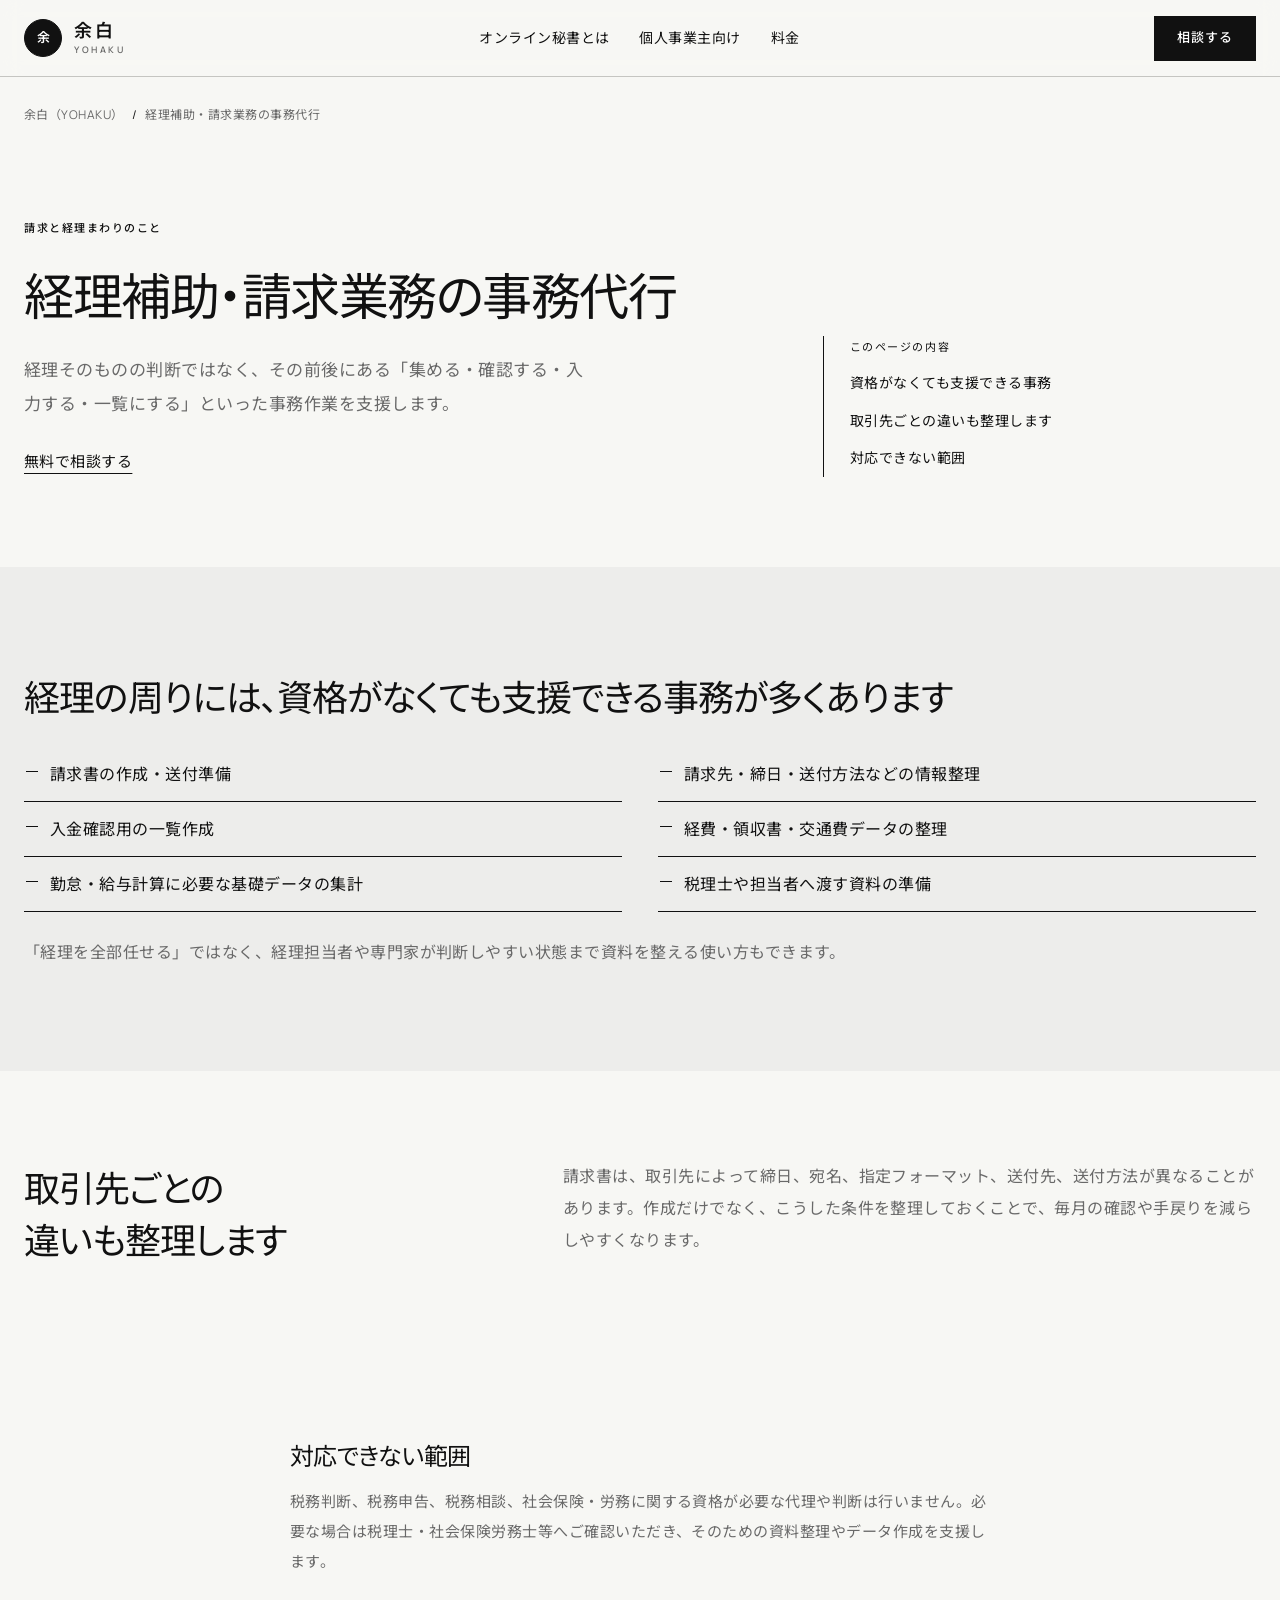
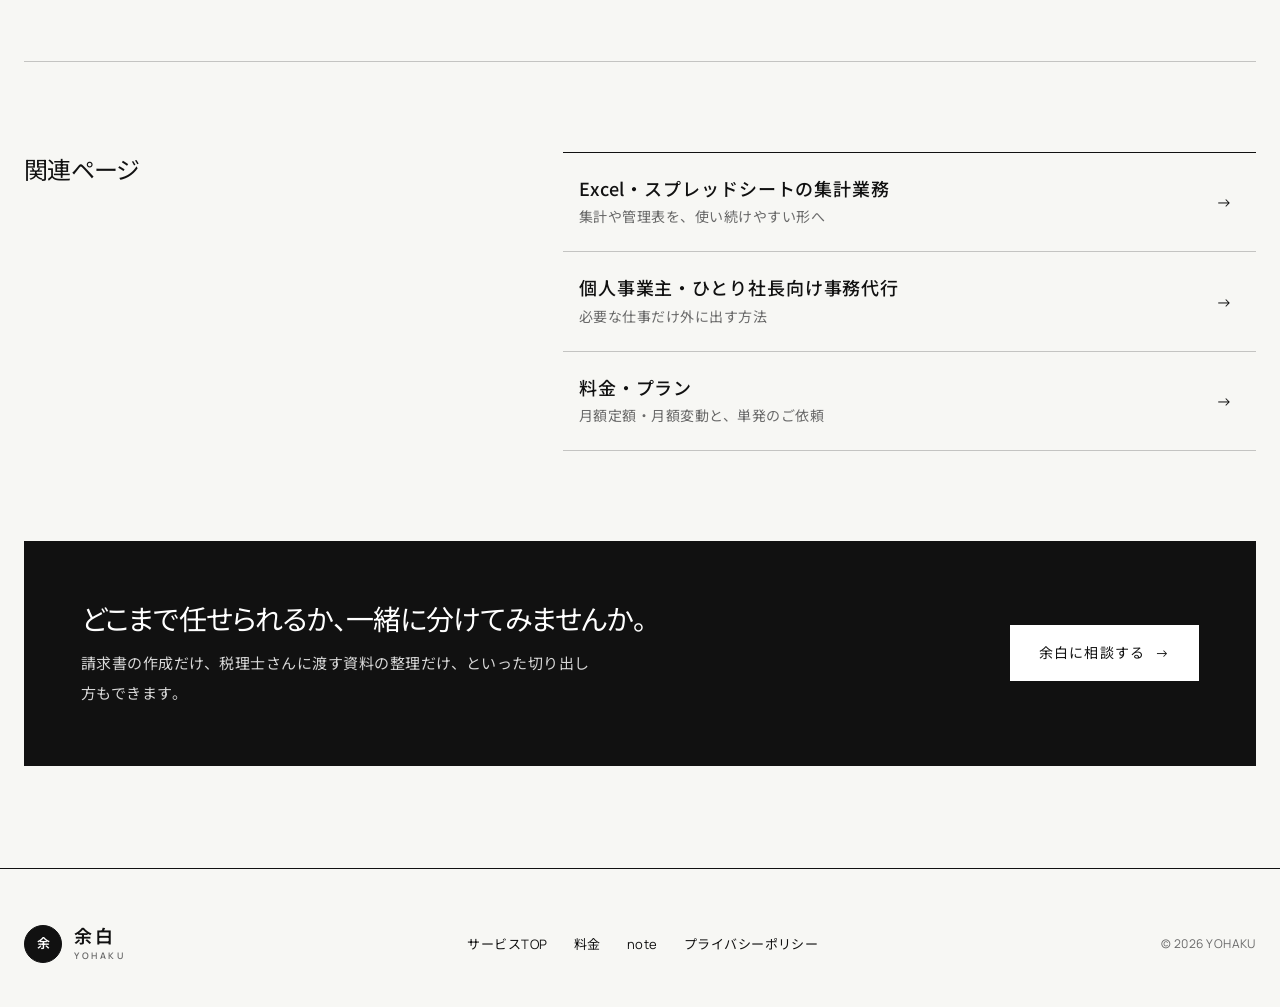
<file: accounting-support/index.html>
<!DOCTYPE html>
<html lang="ja">
<head>
<meta charset="UTF-8">
<meta name="viewport" content="width=device-width,initial-scale=1">
<meta name="robots" content="index, follow, max-image-preview:large">
<link rel="canonical" href="https://ya-gi-chan.github.io/Assistant/accounting-support/">
<title>経理補助・請求業務の事務代行｜オンライン秘書 余白</title>
<meta name="description" content="請求書作成、入出金確認用データ、経費・交通費・給与関連資料の集計など、経理周辺の事務作業をオンラインで支援。個人事業主・小規模法人向け。">
<meta property="og:title" content="経理補助・請求業務の事務代行｜オンライン秘書 余白">
<meta property="og:description" content="経理周辺の「集める・確認する・入力する・一覧にする」事務作業をオンラインで支援します。">
<meta property="og:type" content="article">
<meta property="og:url" content="https://ya-gi-chan.github.io/Assistant/accounting-support/">
<meta property="og:locale" content="ja_JP">
<script type="application/ld+json">{"@context":"https://schema.org","@graph":[{"@type":"BreadcrumbList","itemListElement":[{"@type":"ListItem","position":1,"name":"余白（YOHAKU）","item":"https://ya-gi-chan.github.io/Assistant/"},{"@type":"ListItem","position":2,"name":"経理補助・請求業務の事務代行","item":"https://ya-gi-chan.github.io/Assistant/accounting-support/"}]},{"@type":"Service","name":"経理補助・請求業務の事務代行","url":"https://ya-gi-chan.github.io/Assistant/accounting-support/","description":"個人事業主・小規模法人向けの経理補助・請求業務の事務代行","serviceType":"経理補助・請求業務事務代行","areaServed":"JP","provider":{"@type":"ProfessionalService","name":"余白（YOHAKU）","url":"https://ya-gi-chan.github.io/Assistant/"}}]}</script>
<link rel="preconnect" href="https://fonts.googleapis.com">
<link rel="preconnect" href="https://fonts.gstatic.com" crossorigin>
<link href="https://fonts.googleapis.com/css2?family=Manrope:wght@300;400;500;600&family=Noto+Sans+JP:wght@300;400;500;600&display=swap" rel="stylesheet">
<link rel="stylesheet" href="../yohaku.css?v=20261105-3">
</head>
<body>
<header class="header header--read header--line"><div class="container header__inner">
<a class="logo" href="/Assistant/" aria-label="余白 トップへ"><span class="logo__mark">余</span><span>余白<small>YOHAKU</small></span></a>
<nav class="nav" aria-label="メインメニュー"><a href="/Assistant/online-secretary/">オンライン秘書とは</a><a href="/Assistant/small-business/">個人事業主向け</a><a href="/Assistant/price/">料金</a></nav>
<a class="btn btn--sm header__cta" href="/Assistant/#contact">相談する</a>
</div></header>
<main>
<div class="container">
<nav class="crumbs" aria-label="パンくずリスト"><a href="/Assistant/">余白（YOHAKU）</a><span>/</span>経理補助・請求業務の事務代行</nav>
<section class="read-hero"><div>
<p class="eyebrow">請求と経理まわりのこと</p>
<h1>経理補助・請求業務の事務代行</h1>
<p class="read-hero__lead">経理そのものの判断ではなく、その前後にある「集める・確認する・入力する・一覧にする」といった事務作業を支援します。</p>
<a class="text-link" href="/Assistant/#contact">無料で相談する</a>
</div><nav class="toc" aria-label="このページの内容"><p>このページの内容</p><a href="#scope">資格がなくても支援できる事務</a><a href="#clients">取引先ごとの違いも整理します</a><a href="#limit">対応できない範囲</a></nav></section>
</div>
<section class="band" id="scope"><div class="container">
<h2>経理の周りには、資格がなくても支援できる事務が多くあります</h2>
<ul class="ticks ticks--two">
<li>請求書の作成・送付準備</li>
<li>請求先・締日・送付方法などの情報整理</li>
<li>入金確認用の一覧作成</li>
<li>経費・領収書・交通費データの整理</li>
<li>勤怠・給与計算に必要な基礎データの集計</li>
<li>税理士や担当者へ渡す資料の準備</li>
</ul>
<p>「経理を全部任せる」ではなく、経理担当者や専門家が判断しやすい状態まで資料を整える使い方もできます。</p>
</div></section>
<div class="container">
<section class="chapter" id="clients"><h2>取引先ごとの違いも整理します</h2><div class="chapter__body">
<p>請求書は、取引先によって締日、宛名、指定フォーマット、送付先、送付方法が異なることがあります。作成だけでなく、こうした条件を整理しておくことで、毎月の確認や手戻りを減らしやすくなります。</p>
</div></section>
<section class="quiet" id="limit"><h2>対応できない範囲</h2>
<p>税務判断、税務申告、税務相談、社会保険・労務に関する資格が必要な代理や判断は行いません。必要な場合は税理士・社会保険労務士等へご確認いただき、そのための資料整理やデータ作成を支援します。</p></section>
<section class="next-read"><h2>関連ページ</h2><div><a class="row-link" href="/Assistant/spreadsheet/"><span><strong>Excel・スプレッドシートの集計業務</strong><small>集計や管理表を、使い続けやすい形へ</small></span><span aria-hidden="true">→</span></a><a class="row-link" href="/Assistant/small-business/"><span><strong>個人事業主・ひとり社長向け事務代行</strong><small>必要な仕事だけ外に出す方法</small></span><span aria-hidden="true">→</span></a><a class="row-link" href="/Assistant/price/"><span><strong>料金・プラン</strong><small>月額定額・月額変動と、単発のご依頼</small></span><span aria-hidden="true">→</span></a></div></section>
<section class="invite-wrap"><a class="invite" href="/Assistant/#contact"><div><h2>どこまで任せられるか、一緒に分けてみませんか。</h2><p>請求書の作成だけ、税理士さんに渡す資料の整理だけ、といった切り出し方もできます。</p></div><span class="invite__go">余白に相談する <span aria-hidden="true">→</span></span></a></section>
</div>
</main>
<footer class="footer"><div class="container footer__inner">
<a class="logo" href="/Assistant/" aria-label="余白 トップへ"><span class="logo__mark">余</span><span>余白<small>YOHAKU</small></span></a>
<div><a href="/Assistant/">サービスTOP</a><a href="/Assistant/price/">料金</a><a href="https://note.com/roudoungdesu">note</a><a href="/Assistant/privacy.html">プライバシーポリシー</a></div>
<p>© 2026 YOHAKU</p>
</div></footer>
</body></html>
</file>
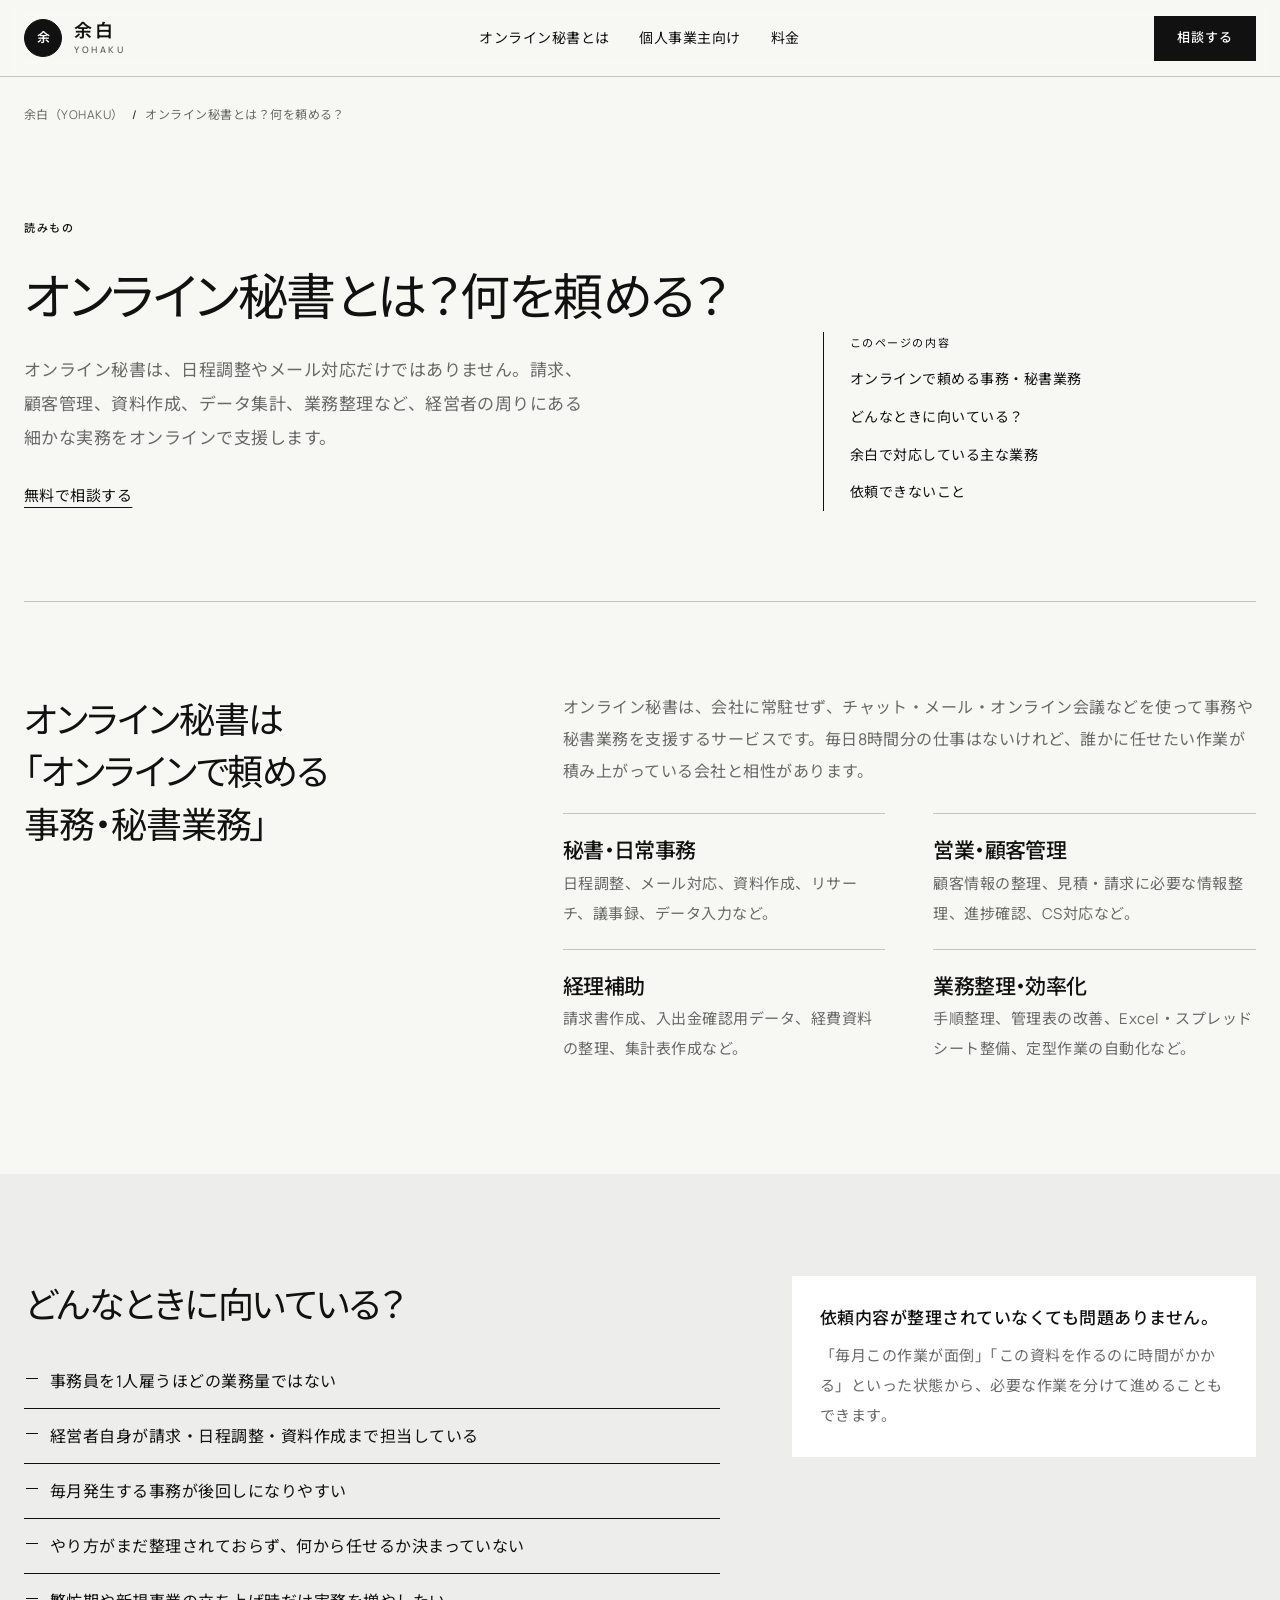
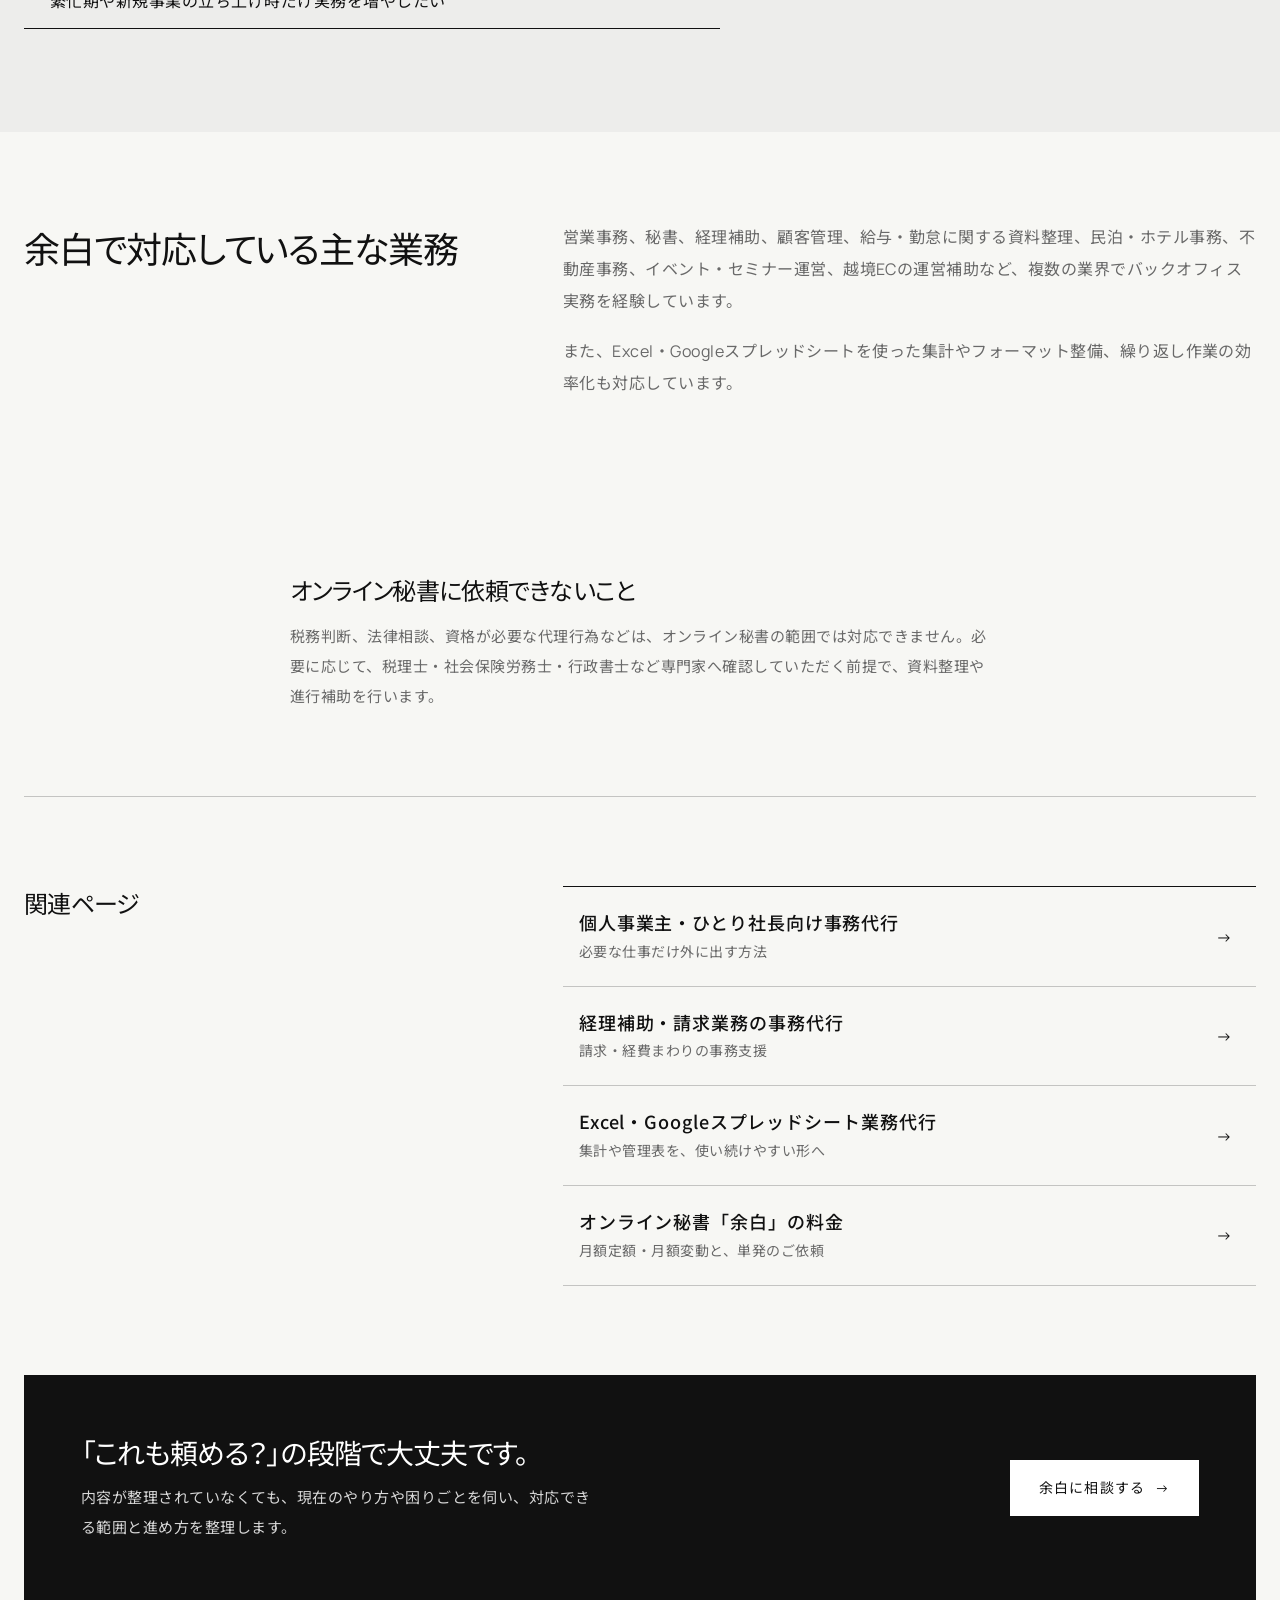
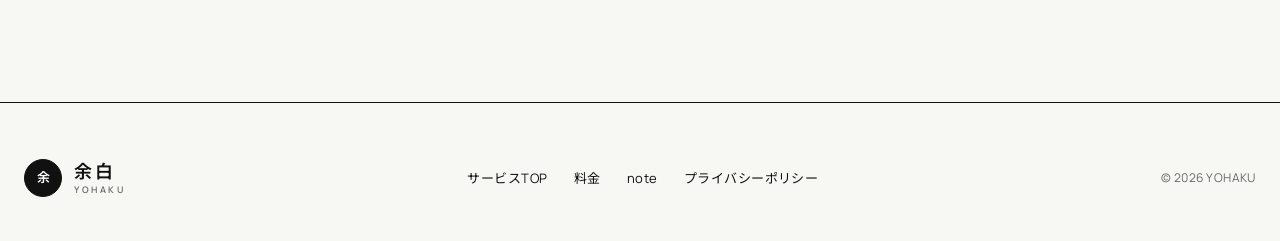
<file: online-secretary/index.html>
<!DOCTYPE html>
<html lang="ja">
<head>
<meta charset="UTF-8">
<meta name="viewport" content="width=device-width,initial-scale=1">
<meta name="robots" content="index, follow, max-image-preview:large">
<link rel="canonical" href="https://ya-gi-chan.github.io/Assistant/online-secretary/">
<title>オンライン秘書とは？依頼できる業務と活用方法｜余白（YOHAKU）</title>
<meta name="description" content="オンライン秘書に依頼できる業務、向いている会社、依頼の始め方を実務目線で解説。ひとり社長・個人事業主・小規模法人向けに、事務代行やバックオフィス支援の使い方を紹介します。">
<meta property="og:title" content="オンライン秘書とは？依頼できる業務と活用方法｜余白（YOHAKU）">
<meta property="og:description" content="オンライン秘書に依頼できる業務、向いている会社、依頼の始め方を実務目線で解説。ひとり社長・個人事業主・小規模法人向けに、事務代行やバックオフィス支援の使い方を紹介します。">
<meta property="og:type" content="article">
<meta property="og:url" content="https://ya-gi-chan.github.io/Assistant/online-secretary/">
<meta property="og:locale" content="ja_JP">
<script type="application/ld+json">{"@context":"https://schema.org","@graph":[{"@type":"BreadcrumbList","itemListElement":[{"@type":"ListItem","position":1,"name":"余白（YOHAKU）","item":"https://ya-gi-chan.github.io/Assistant/"},{"@type":"ListItem","position":2,"name":"オンライン秘書とは？何を頼める？","item":"https://ya-gi-chan.github.io/Assistant/online-secretary/"}]},{"@type":"Service","name":"オンライン秘書とは？何を頼める？","url":"https://ya-gi-chan.github.io/Assistant/online-secretary/","description":"オンライン秘書に依頼できる業務、向いている会社、依頼の始め方を実務目線で解説。ひとり社長・個人事業主・小規模法人向けに、事務代行やバックオフィス支援の使い方を紹介します。","serviceType":"オンライン秘書・事務代行","areaServed":"JP","provider":{"@type":"ProfessionalService","name":"余白（YOHAKU）","url":"https://ya-gi-chan.github.io/Assistant/"}}]}</script>
<link rel="preconnect" href="https://fonts.googleapis.com">
<link rel="preconnect" href="https://fonts.gstatic.com" crossorigin>
<link href="https://fonts.googleapis.com/css2?family=Manrope:wght@300;400;500;600&family=Noto+Sans+JP:wght@300;400;500;600&display=swap" rel="stylesheet">
<link rel="stylesheet" href="../yohaku.css?v=20261105-3">
</head>
<body>
<header class="header header--read header--line"><div class="container header__inner">
<a class="logo" href="/Assistant/" aria-label="余白 トップへ"><span class="logo__mark">余</span><span>余白<small>YOHAKU</small></span></a>
<nav class="nav" aria-label="メインメニュー"><a href="/Assistant/online-secretary/" aria-current="page">オンライン秘書とは</a><a href="/Assistant/small-business/">個人事業主向け</a><a href="/Assistant/price/">料金</a></nav>
<a class="btn btn--sm header__cta" href="/Assistant/#contact">相談する</a>
</div></header>
<main>
<div class="container">
<nav class="crumbs" aria-label="パンくずリスト"><a href="/Assistant/">余白（YOHAKU）</a><span>/</span>オンライン秘書とは？何を頼める？</nav>
<section class="read-hero"><div>
<p class="eyebrow">読みもの</p>
<h1>オンライン秘書とは？何を頼める？</h1>
<p class="read-hero__lead">オンライン秘書は、日程調整やメール対応だけではありません。請求、顧客管理、資料作成、データ集計、業務整理など、経営者の周りにある細かな実務をオンラインで支援します。</p>
<a class="text-link" href="/Assistant/#contact">無料で相談する</a>
</div><nav class="toc" aria-label="このページの内容"><p>このページの内容</p><a href="#about">オンラインで頼める事務・秘書業務</a><a href="#fit">どんなときに向いている？</a><a href="#work">余白で対応している主な業務</a><a href="#limit">依頼できないこと</a></nav></section>
<section class="chapter" id="about"><h2>オンライン秘書は「オンラインで頼める事務・秘書業務」</h2><div class="chapter__body">
<p>オンライン秘書は、会社に常駐せず、チャット・メール・オンライン会議などを使って事務や秘書業務を支援するサービスです。毎日8時間分の仕事はないけれど、誰かに任せたい作業が積み上がっている会社と相性があります。</p>
<div class="pairs"><article><h3>秘書・日常事務</h3><p>日程調整、メール対応、資料作成、リサーチ、議事録、データ入力など。</p></article><article><h3>営業・顧客管理</h3><p>顧客情報の整理、見積・請求に必要な情報整理、進捗確認、CS対応など。</p></article><article><h3>経理補助</h3><p>請求書作成、入出金確認用データ、経費資料の整理、集計表作成など。</p></article><article><h3>業務整理・効率化</h3><p>手順整理、管理表の改善、Excel・スプレッドシート整備、定型作業の自動化など。</p></article></div>
</div></section>
</div>
<section class="band" id="fit"><div class="container band__split"><div>
<h2>どんなときに向いている？</h2>
<ul class="ticks">
<li>事務員を1人雇うほどの業務量ではない</li>
<li>経営者自身が請求・日程調整・資料作成まで担当している</li>
<li>毎月発生する事務が後回しになりやすい</li>
<li>やり方がまだ整理されておらず、何から任せるか決まっていない</li>
<li>繁忙期や新規事業の立ち上げ時だけ実務を増やしたい</li>
</ul></div>
<div class="memo"><strong>依頼内容が整理されていなくても問題ありません。</strong>「毎月この作業が面倒」「この資料を作るのに時間がかかる」といった状態から、必要な作業を分けて進めることもできます。</div>
</div></section>
<div class="container">
<section class="chapter" id="work"><h2>余白で対応している主な業務</h2><div class="chapter__body">
<p>営業事務、秘書、経理補助、顧客管理、給与・勤怠に関する資料整理、民泊・ホテル事務、不動産事務、イベント・セミナー運営、越境ECの運営補助など、複数の業界でバックオフィス実務を経験しています。</p>
<p>また、Excel・Googleスプレッドシートを使った集計やフォーマット整備、繰り返し作業の効率化も対応しています。</p>
</div></section>
<section class="quiet" id="limit"><h2>オンライン秘書に依頼できないこと</h2>
<p>税務判断、法律相談、資格が必要な代理行為などは、オンライン秘書の範囲では対応できません。必要に応じて、税理士・社会保険労務士・行政書士など専門家へ確認していただく前提で、資料整理や進行補助を行います。</p></section>
<section class="next-read"><h2>関連ページ</h2><div><a class="row-link" href="/Assistant/small-business/"><span><strong>個人事業主・ひとり社長向け事務代行</strong><small>必要な仕事だけ外に出す方法</small></span><span aria-hidden="true">→</span></a><a class="row-link" href="/Assistant/accounting-support/"><span><strong>経理補助・請求業務の事務代行</strong><small>請求・経費まわりの事務支援</small></span><span aria-hidden="true">→</span></a><a class="row-link" href="/Assistant/spreadsheet/"><span><strong>Excel・Googleスプレッドシート業務代行</strong><small>集計や管理表を、使い続けやすい形へ</small></span><span aria-hidden="true">→</span></a><a class="row-link" href="/Assistant/price/"><span><strong>オンライン秘書「余白」の料金</strong><small>月額定額・月額変動と、単発のご依頼</small></span><span aria-hidden="true">→</span></a></div></section>
<section class="invite-wrap"><a class="invite" href="/Assistant/#contact"><div><h2>「これも頼める？」の段階で大丈夫です。</h2><p>内容が整理されていなくても、現在のやり方や困りごとを伺い、対応できる範囲と進め方を整理します。</p></div><span class="invite__go">余白に相談する <span aria-hidden="true">→</span></span></a></section>
</div>
</main>
<footer class="footer"><div class="container footer__inner">
<a class="logo" href="/Assistant/" aria-label="余白 トップへ"><span class="logo__mark">余</span><span>余白<small>YOHAKU</small></span></a>
<div><a href="/Assistant/">サービスTOP</a><a href="/Assistant/price/">料金</a><a href="https://note.com/roudoungdesu">note</a><a href="/Assistant/privacy.html">プライバシーポリシー</a></div>
<p>© 2026 YOHAKU</p>
</div></footer>
</body></html>
</file>
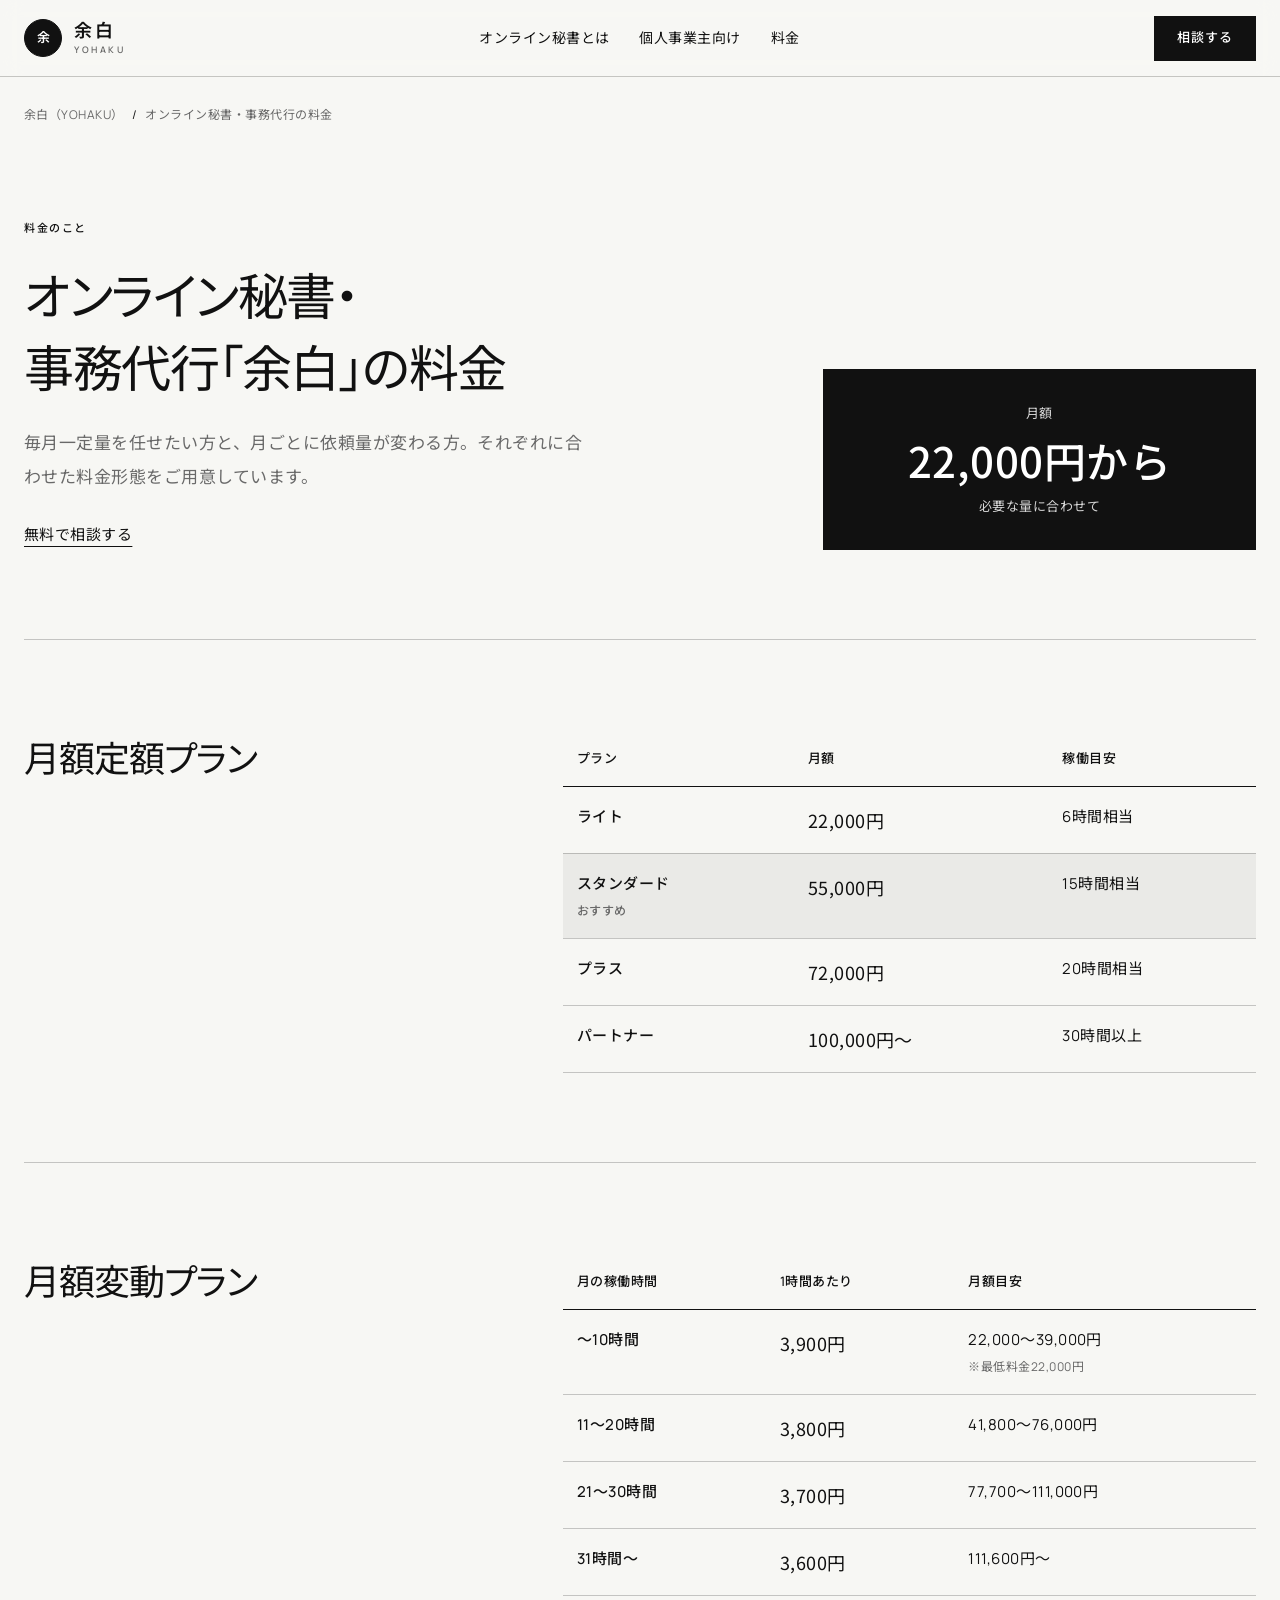
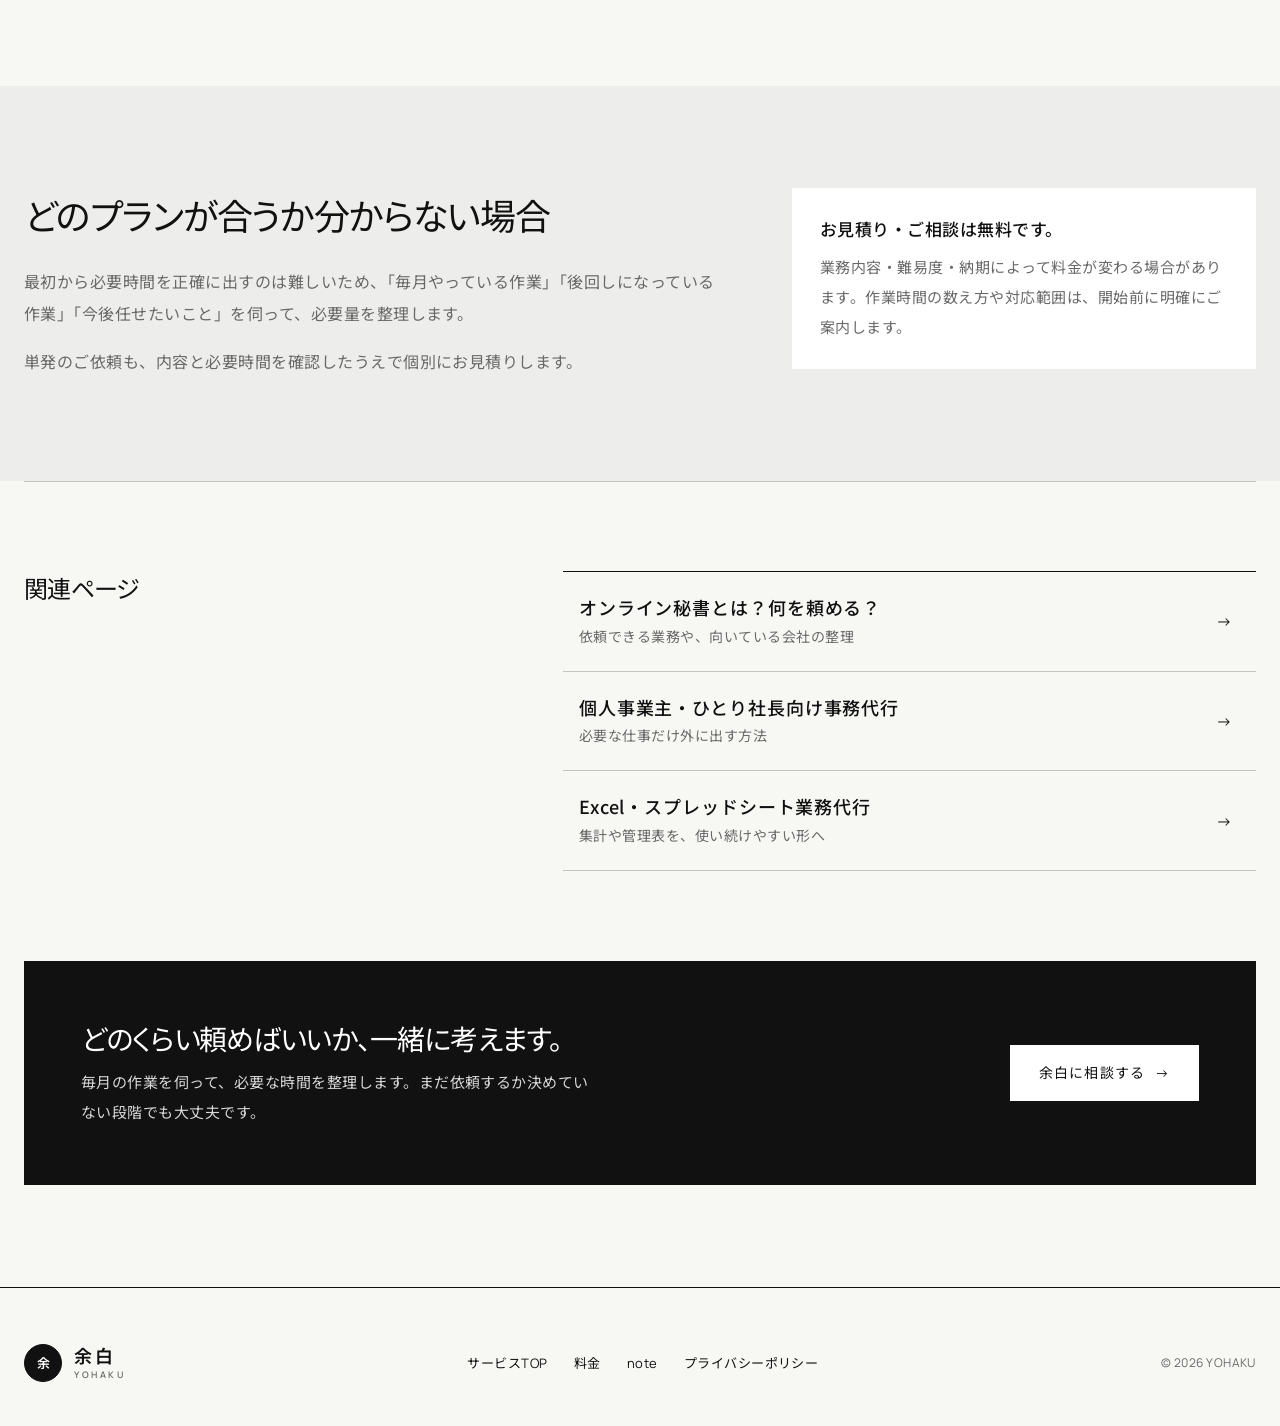
<file: price/index.html>
<!DOCTYPE html>
<html lang="ja">
<head>
<meta charset="UTF-8">
<meta name="viewport" content="width=device-width,initial-scale=1">
<meta name="robots" content="index, follow, max-image-preview:large">
<link rel="canonical" href="https://ya-gi-chan.github.io/Assistant/price/">
<title>オンライン秘書・事務代行の料金｜余白（YOHAKU）</title>
<meta name="description" content="オンライン秘書・事務代行「余白」の料金。月額22,000円から。月額定額プランと、実際の稼働時間に応じた月額変動プランをご用意しています。単発相談も可能です。">
<meta property="og:title" content="オンライン秘書・事務代行の料金｜余白（YOHAKU）">
<meta property="og:description" content="月額22,000円から。月額定額・月額変動・単発のご相談に対応しています。">
<meta property="og:type" content="article">
<meta property="og:url" content="https://ya-gi-chan.github.io/Assistant/price/">
<meta property="og:locale" content="ja_JP">
<script type="application/ld+json">{"@context":"https://schema.org","@graph":[{"@type":"BreadcrumbList","itemListElement":[{"@type":"ListItem","position":1,"name":"余白（YOHAKU）","item":"https://ya-gi-chan.github.io/Assistant/"},{"@type":"ListItem","position":2,"name":"オンライン秘書・事務代行の料金","item":"https://ya-gi-chan.github.io/Assistant/price/"}]},{"@type":"Service","name":"オンライン秘書・事務代行「余白」","url":"https://ya-gi-chan.github.io/Assistant/price/","description":"月額22,000円から利用できるオンライン秘書・事務代行","serviceType":"オンライン秘書・事務代行","areaServed":"JP","provider":{"@type":"ProfessionalService","name":"余白（YOHAKU）","url":"https://ya-gi-chan.github.io/Assistant/"}}]}</script>
<link rel="preconnect" href="https://fonts.googleapis.com">
<link rel="preconnect" href="https://fonts.gstatic.com" crossorigin>
<link href="https://fonts.googleapis.com/css2?family=Manrope:wght@300;400;500;600&family=Noto+Sans+JP:wght@300;400;500;600&display=swap" rel="stylesheet">
<link rel="stylesheet" href="../yohaku.css?v=20261105-3">
</head>
<body>
<header class="header header--read header--line"><div class="container header__inner">
<a class="logo" href="/Assistant/" aria-label="余白 トップへ"><span class="logo__mark">余</span><span>余白<small>YOHAKU</small></span></a>
<nav class="nav" aria-label="メインメニュー"><a href="/Assistant/online-secretary/">オンライン秘書とは</a><a href="/Assistant/small-business/">個人事業主向け</a><a href="/Assistant/price/" aria-current="page">料金</a></nav>
<a class="btn btn--sm header__cta" href="/Assistant/#contact">相談する</a>
</div></header>
<main>
<div class="container">
<nav class="crumbs" aria-label="パンくずリスト"><a href="/Assistant/">余白（YOHAKU）</a><span>/</span>オンライン秘書・事務代行の料金</nav>
<section class="read-hero"><div>
<p class="eyebrow">料金のこと</p>
<h1>オンライン秘書・事務代行「余白」の料金</h1>
<p class="read-hero__lead">毎月一定量を任せたい方と、月ごとに依頼量が変わる方。それぞれに合わせた料金形態をご用意しています。</p>
<a class="text-link" href="/Assistant/#contact">無料で相談する</a>
</div><div class="read-hero__price"><small>月額</small><strong>22,000円から</strong><small>必要な量に合わせて</small></div></section>
<section class="chapter"><h2>月額定額プラン</h2><div class="chapter__body"><div class="table-wrap"><table class="table">
<thead><tr><th scope="col">プラン</th><th scope="col">月額</th><th scope="col">稼働目安</th></tr></thead>
<tbody>
<tr><th scope="row">ライト</th><td class="num">22,000円</td><td>6時間相当</td></tr>
<tr class="is-pick"><th scope="row">スタンダード<small>おすすめ</small></th><td class="num">55,000円</td><td>15時間相当</td></tr>
<tr><th scope="row">プラス</th><td class="num">72,000円</td><td>20時間相当</td></tr>
<tr><th scope="row">パートナー</th><td class="num">100,000円〜</td><td>30時間以上</td></tr>
</tbody></table></div></div></section>
<section class="chapter"><h2>月額変動プラン</h2><div class="chapter__body"><div class="table-wrap"><table class="table">
<thead><tr><th scope="col">月の稼働時間</th><th scope="col">1時間あたり</th><th scope="col">月額目安</th></tr></thead>
<tbody>
<tr><th scope="row">〜10時間</th><td class="num">3,900円</td><td>22,000〜39,000円<small>※最低料金22,000円</small></td></tr>
<tr><th scope="row">11〜20時間</th><td class="num">3,800円</td><td>41,800〜76,000円</td></tr>
<tr><th scope="row">21〜30時間</th><td class="num">3,700円</td><td>77,700〜111,000円</td></tr>
<tr><th scope="row">31時間〜</th><td class="num">3,600円</td><td>111,600円〜</td></tr>
</tbody></table></div></div></section>
</div>
<section class="band"><div class="container band__split"><div>
<h2>どのプランが合うか分からない場合</h2>
<p>最初から必要時間を正確に出すのは難しいため、「毎月やっている作業」「後回しになっている作業」「今後任せたいこと」を伺って、必要量を整理します。</p>
<p>単発のご依頼も、内容と必要時間を確認したうえで個別にお見積りします。</p>
</div><div class="memo"><strong>お見積り・ご相談は無料です。</strong>業務内容・難易度・納期によって料金が変わる場合があります。作業時間の数え方や対応範囲は、開始前に明確にご案内します。</div></div></section>
<div class="container">
<section class="next-read"><h2>関連ページ</h2><div><a class="row-link" href="/Assistant/online-secretary/"><span><strong>オンライン秘書とは？何を頼める？</strong><small>依頼できる業務や、向いている会社の整理</small></span><span aria-hidden="true">→</span></a><a class="row-link" href="/Assistant/small-business/"><span><strong>個人事業主・ひとり社長向け事務代行</strong><small>必要な仕事だけ外に出す方法</small></span><span aria-hidden="true">→</span></a><a class="row-link" href="/Assistant/spreadsheet/"><span><strong>Excel・スプレッドシート業務代行</strong><small>集計や管理表を、使い続けやすい形へ</small></span><span aria-hidden="true">→</span></a></div></section>
<section class="invite-wrap"><a class="invite" href="/Assistant/#contact"><div><h2>どのくらい頼めばいいか、一緒に考えます。</h2><p>毎月の作業を伺って、必要な時間を整理します。まだ依頼するか決めていない段階でも大丈夫です。</p></div><span class="invite__go">余白に相談する <span aria-hidden="true">→</span></span></a></section>
</div>
</main>
<footer class="footer"><div class="container footer__inner">
<a class="logo" href="/Assistant/" aria-label="余白 トップへ"><span class="logo__mark">余</span><span>余白<small>YOHAKU</small></span></a>
<div><a href="/Assistant/">サービスTOP</a><a href="/Assistant/price/">料金</a><a href="https://note.com/roudoungdesu">note</a><a href="/Assistant/privacy.html">プライバシーポリシー</a></div>
<p>© 2026 YOHAKU</p>
</div></footer>
</body></html>
</file>
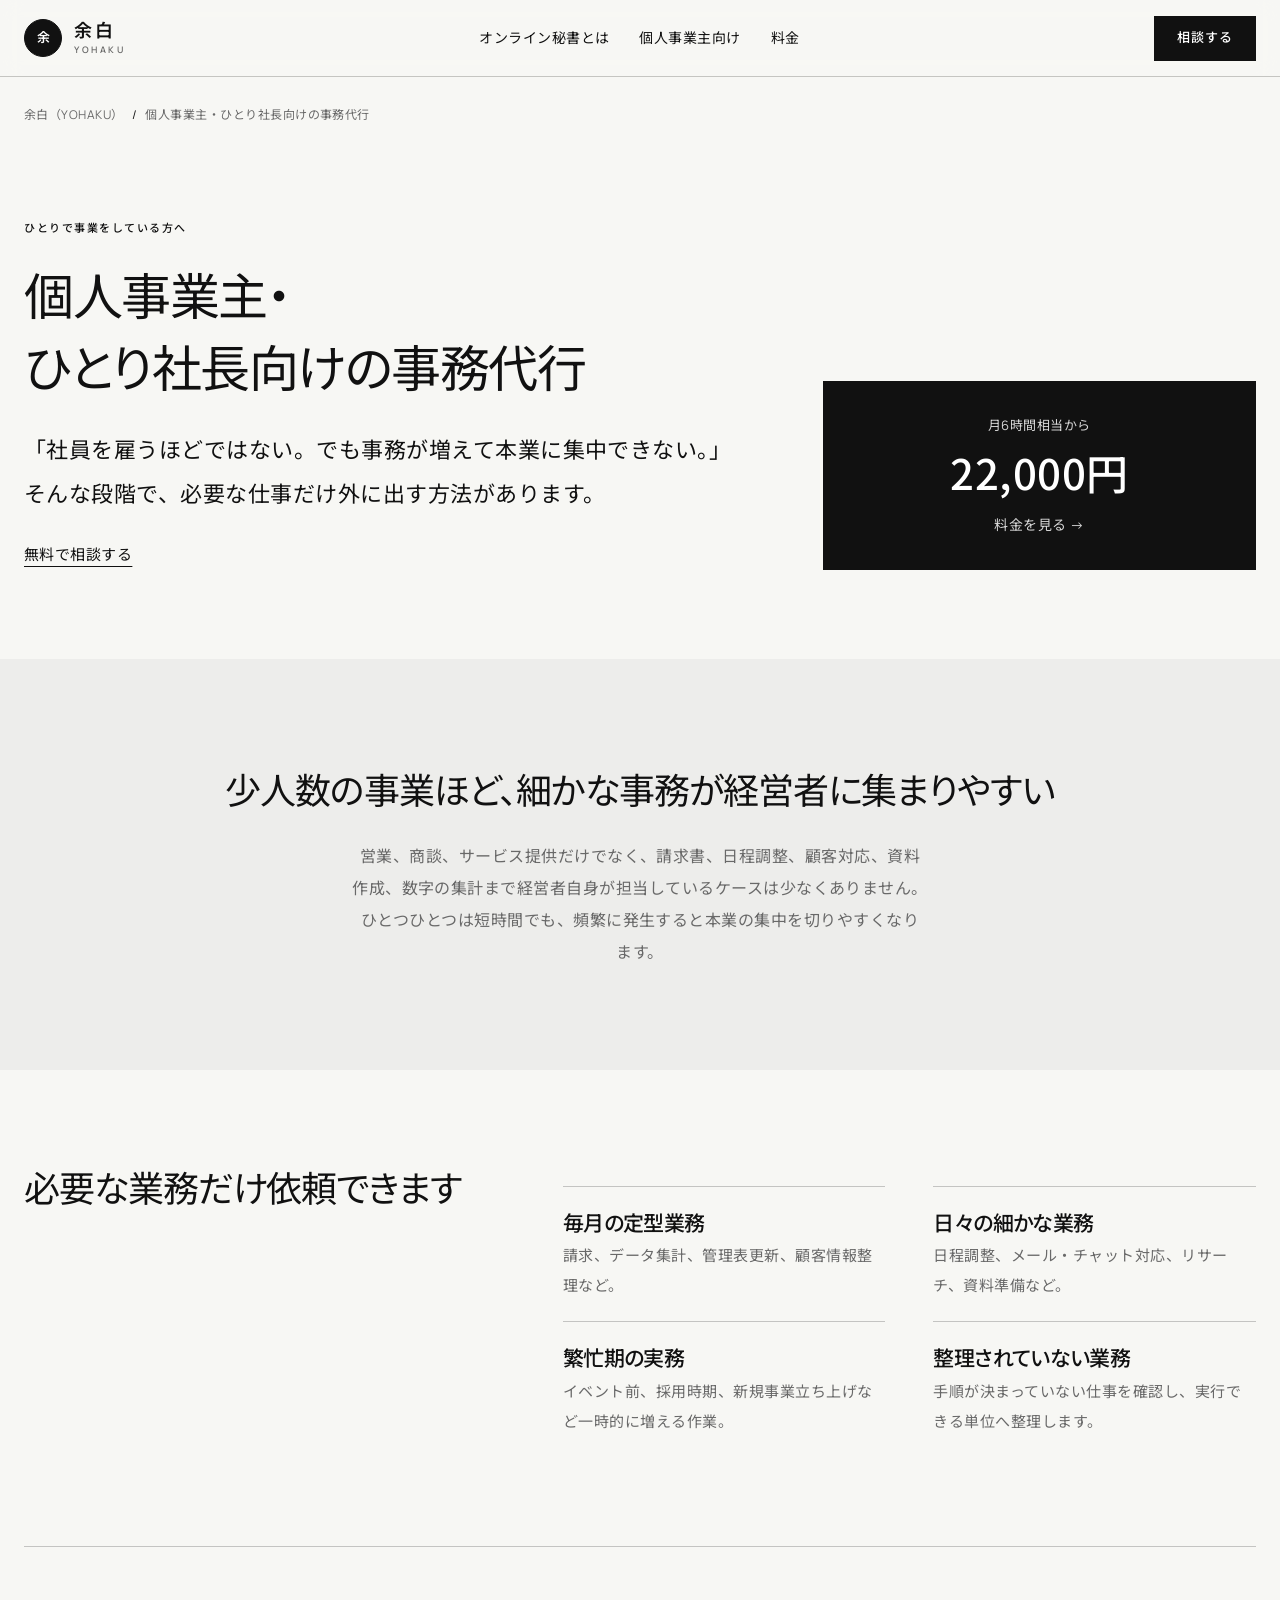
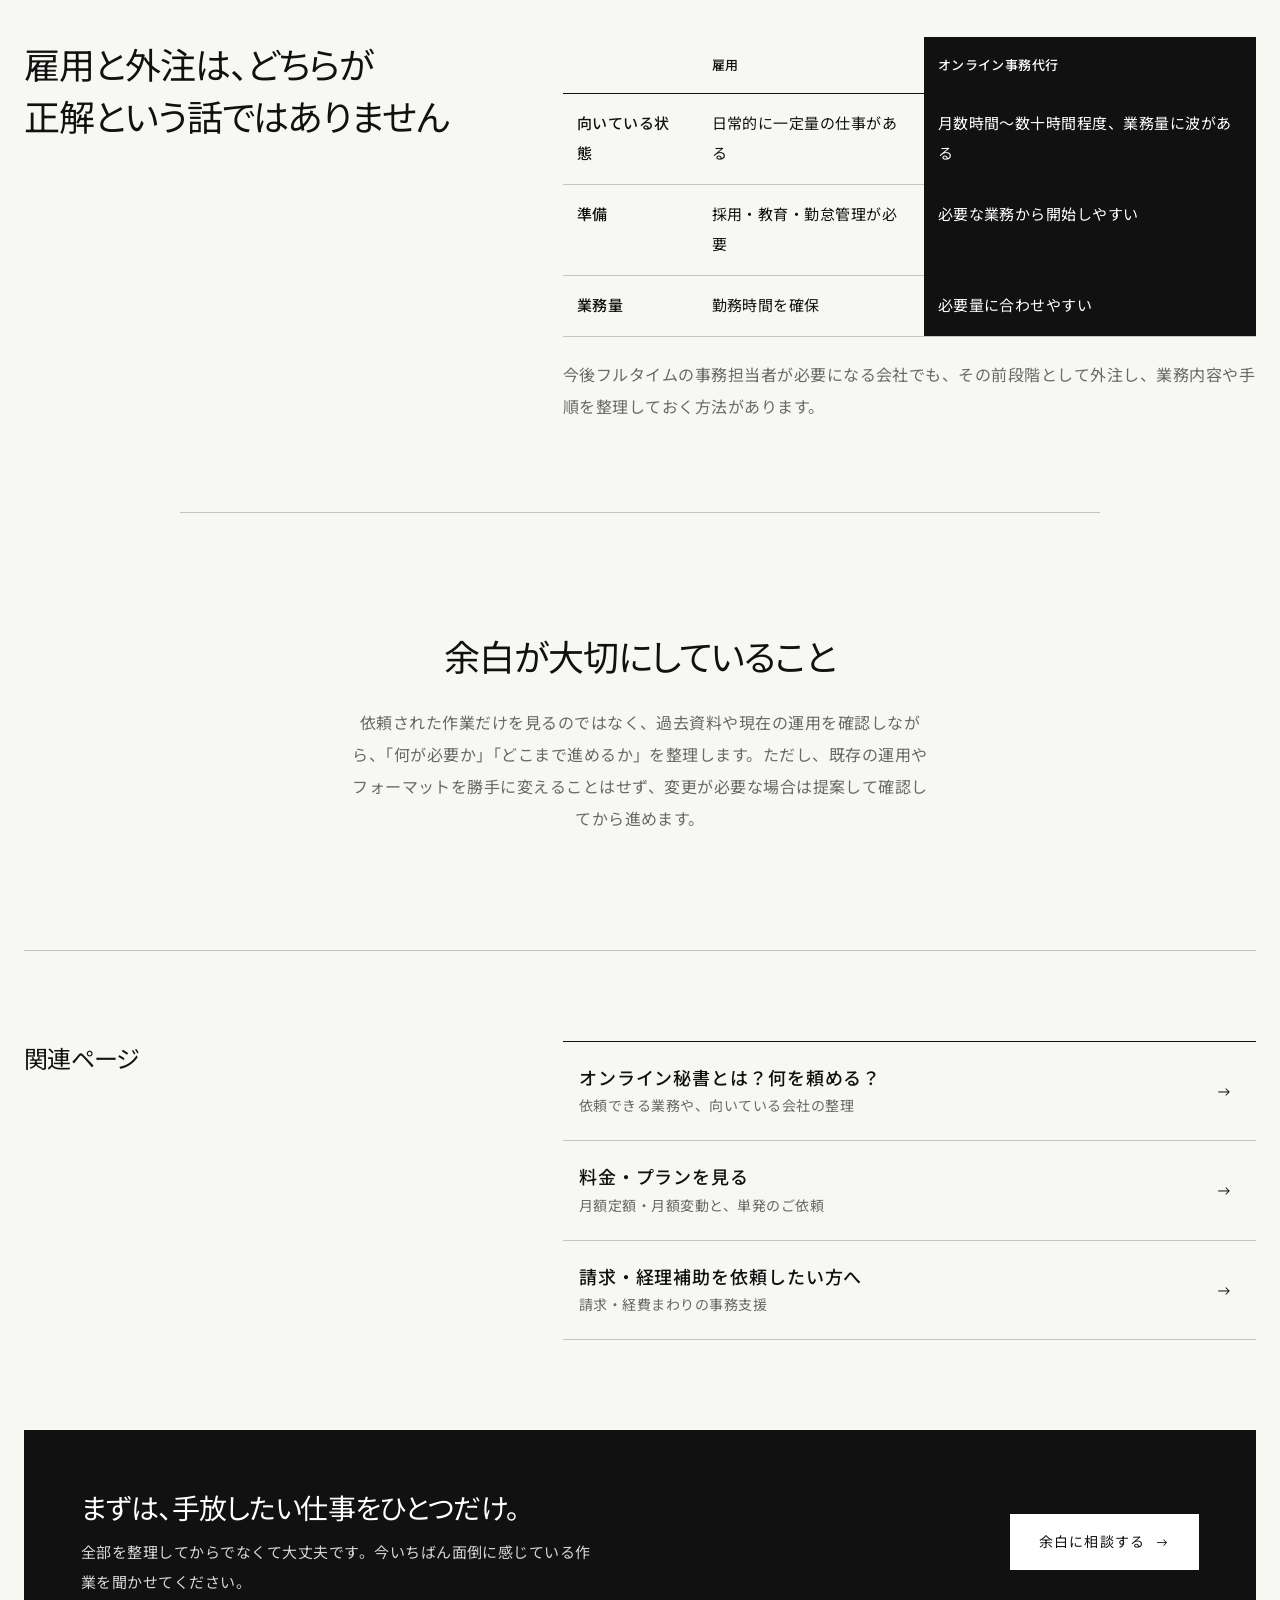
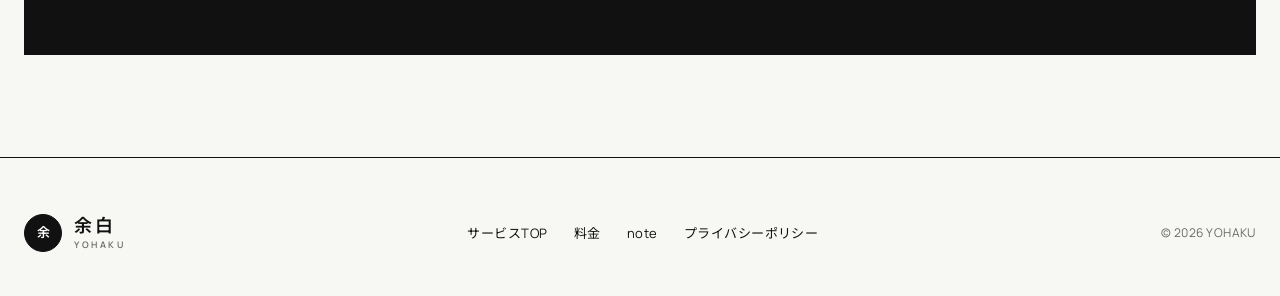
<file: small-business/index.html>
<!DOCTYPE html>
<html lang="ja">
<head>
<meta charset="UTF-8">
<meta name="viewport" content="width=device-width,initial-scale=1">
<meta name="robots" content="index, follow, max-image-preview:large">
<link rel="canonical" href="https://ya-gi-chan.github.io/Assistant/small-business/">
<title>個人事業主・ひとり社長向け事務代行・オンライン秘書｜余白</title>
<meta name="description" content="個人事業主・ひとり社長・小規模法人向けの事務代行。請求、顧客管理、日程調整、資料作成、経理補助など、必要な業務だけオンラインで依頼できます。">
<meta property="og:title" content="個人事業主・ひとり社長向け事務代行・オンライン秘書｜余白">
<meta property="og:description" content="個人事業主・ひとり社長・小規模法人向けの事務代行。請求、顧客管理、日程調整、資料作成、経理補助など、必要な業務だけオンラインで依頼できます。">
<meta property="og:type" content="article">
<meta property="og:url" content="https://ya-gi-chan.github.io/Assistant/small-business/">
<meta property="og:locale" content="ja_JP">
<script type="application/ld+json">{"@context":"https://schema.org","@graph":[{"@type":"BreadcrumbList","itemListElement":[{"@type":"ListItem","position":1,"name":"余白（YOHAKU）","item":"https://ya-gi-chan.github.io/Assistant/"},{"@type":"ListItem","position":2,"name":"個人事業主・ひとり社長向けの事務代行","item":"https://ya-gi-chan.github.io/Assistant/small-business/"}]},{"@type":"Service","name":"個人事業主・ひとり社長向けの事務代行","url":"https://ya-gi-chan.github.io/Assistant/small-business/","description":"個人事業主・ひとり社長・小規模法人向けの事務代行。請求、顧客管理、日程調整、資料作成、経理補助など、必要な業務だけオンラインで依頼できます。","serviceType":"個人事業主・小規模法人向け事務代行","areaServed":"JP","provider":{"@type":"ProfessionalService","name":"余白（YOHAKU）","url":"https://ya-gi-chan.github.io/Assistant/"}}]}</script>
<link rel="preconnect" href="https://fonts.googleapis.com">
<link rel="preconnect" href="https://fonts.gstatic.com" crossorigin>
<link href="https://fonts.googleapis.com/css2?family=Manrope:wght@300;400;500;600&family=Noto+Sans+JP:wght@300;400;500;600&display=swap" rel="stylesheet">
<link rel="stylesheet" href="../yohaku.css?v=20261105-3">
</head>
<body>
<header class="header header--read header--line"><div class="container header__inner">
<a class="logo" href="/Assistant/" aria-label="余白 トップへ"><span class="logo__mark">余</span><span>余白<small>YOHAKU</small></span></a>
<nav class="nav" aria-label="メインメニュー"><a href="/Assistant/online-secretary/">オンライン秘書とは</a><a href="/Assistant/small-business/" aria-current="page">個人事業主向け</a><a href="/Assistant/price/">料金</a></nav>
<a class="btn btn--sm header__cta" href="/Assistant/#contact">相談する</a>
</div></header>
<main>
<div class="container">
<nav class="crumbs" aria-label="パンくずリスト"><a href="/Assistant/">余白（YOHAKU）</a><span>/</span>個人事業主・ひとり社長向けの事務代行</nav>
<section class="read-hero"><div>
<p class="eyebrow">ひとりで事業をしている方へ</p>
<h1>個人事業主・ひとり社長向けの事務代行</h1>
<p class="read-hero__lead read-hero__lead--voice">「社員を雇うほどではない。でも事務が増えて本業に集中できない。」そんな段階で、必要な仕事だけ外に出す方法があります。</p>
<a class="text-link" href="/Assistant/#contact">無料で相談する</a>
</div><a class="read-hero__price" href="/Assistant/price/"><small>月6時間相当から</small><strong>22,000円</strong><span class="read-hero__go">料金を見る →</span></a></section>
</div>
<section class="band"><div class="container statement">
<h2>少人数の事業ほど、細かな事務が経営者に集まりやすい</h2>
<p>営業、商談、サービス提供だけでなく、請求書、日程調整、顧客対応、資料作成、数字の集計まで経営者自身が担当しているケースは少なくありません。ひとつひとつは短時間でも、頻繁に発生すると本業の集中を切りやすくなります。</p>
</div></section>
<div class="container">
<section class="chapter"><h2>必要な業務だけ依頼できます</h2><div class="chapter__body">
<div class="pairs"><article><h3>毎月の定型業務</h3><p>請求、データ集計、管理表更新、顧客情報整理など。</p></article><article><h3>日々の細かな業務</h3><p>日程調整、メール・チャット対応、リサーチ、資料準備など。</p></article><article><h3>繁忙期の実務</h3><p>イベント前、採用時期、新規事業立ち上げなど一時的に増える作業。</p></article><article><h3>整理されていない業務</h3><p>手順が決まっていない仕事を確認し、実行できる単位へ整理します。</p></article></div>
</div></section>
<section class="chapter"><h2>雇用と外注は、どちらが正解という話ではありません</h2><div class="chapter__body">
<div class="table-wrap"><table class="table">
<thead><tr><th scope="col"></th><th scope="col">雇用</th><th scope="col" class="is-us">オンライン事務代行</th></tr></thead>
<tbody>
<tr><th scope="row">向いている状態</th><td>日常的に一定量の仕事がある</td><td class="is-us">月数時間〜数十時間程度、業務量に波がある</td></tr>
<tr><th scope="row">準備</th><td>採用・教育・勤怠管理が必要</td><td class="is-us">必要な業務から開始しやすい</td></tr>
<tr><th scope="row">業務量</th><td>勤務時間を確保</td><td class="is-us">必要量に合わせやすい</td></tr>
</tbody></table></div>
<p>今後フルタイムの事務担当者が必要になる会社でも、その前段階として外注し、業務内容や手順を整理しておく方法があります。</p>
</div></section>
<section class="statement"><h2>余白が大切にしていること</h2>
<p>依頼された作業だけを見るのではなく、過去資料や現在の運用を確認しながら、「何が必要か」「どこまで進めるか」を整理します。ただし、既存の運用やフォーマットを勝手に変えることはせず、変更が必要な場合は提案して確認してから進めます。</p></section>
<section class="next-read"><h2>関連ページ</h2><div><a class="row-link" href="/Assistant/online-secretary/"><span><strong>オンライン秘書とは？何を頼める？</strong><small>依頼できる業務や、向いている会社の整理</small></span><span aria-hidden="true">→</span></a><a class="row-link" href="/Assistant/price/"><span><strong>料金・プランを見る</strong><small>月額定額・月額変動と、単発のご依頼</small></span><span aria-hidden="true">→</span></a><a class="row-link" href="/Assistant/accounting-support/"><span><strong>請求・経理補助を依頼したい方へ</strong><small>請求・経費まわりの事務支援</small></span><span aria-hidden="true">→</span></a></div></section>
<section class="invite-wrap"><a class="invite" href="/Assistant/#contact"><div><h2>まずは、手放したい仕事をひとつだけ。</h2><p>全部を整理してからでなくて大丈夫です。今いちばん面倒に感じている作業を聞かせてください。</p></div><span class="invite__go">余白に相談する <span aria-hidden="true">→</span></span></a></section>
</div>
</main>
<footer class="footer"><div class="container footer__inner">
<a class="logo" href="/Assistant/" aria-label="余白 トップへ"><span class="logo__mark">余</span><span>余白<small>YOHAKU</small></span></a>
<div><a href="/Assistant/">サービスTOP</a><a href="/Assistant/price/">料金</a><a href="https://note.com/roudoungdesu">note</a><a href="/Assistant/privacy.html">プライバシーポリシー</a></div>
<p>© 2026 YOHAKU</p>
</div></footer>
</body></html>
</file>
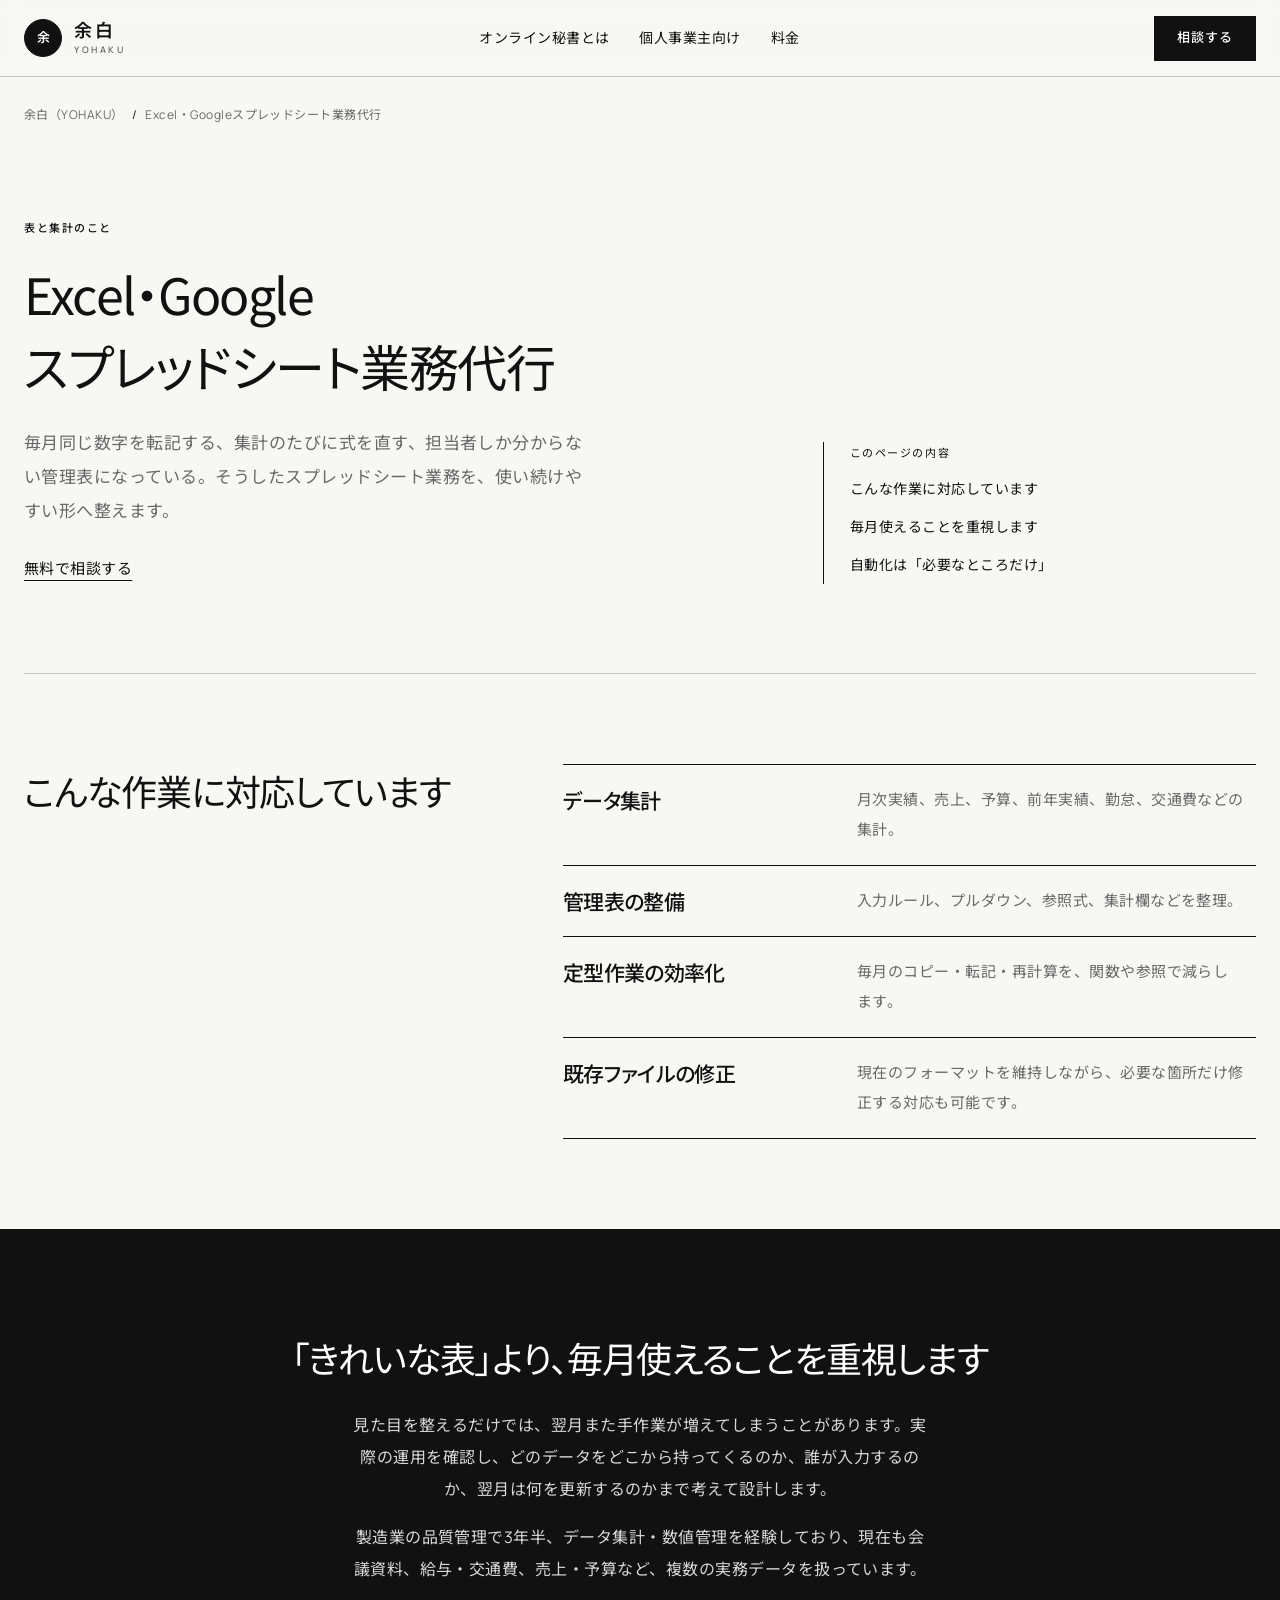
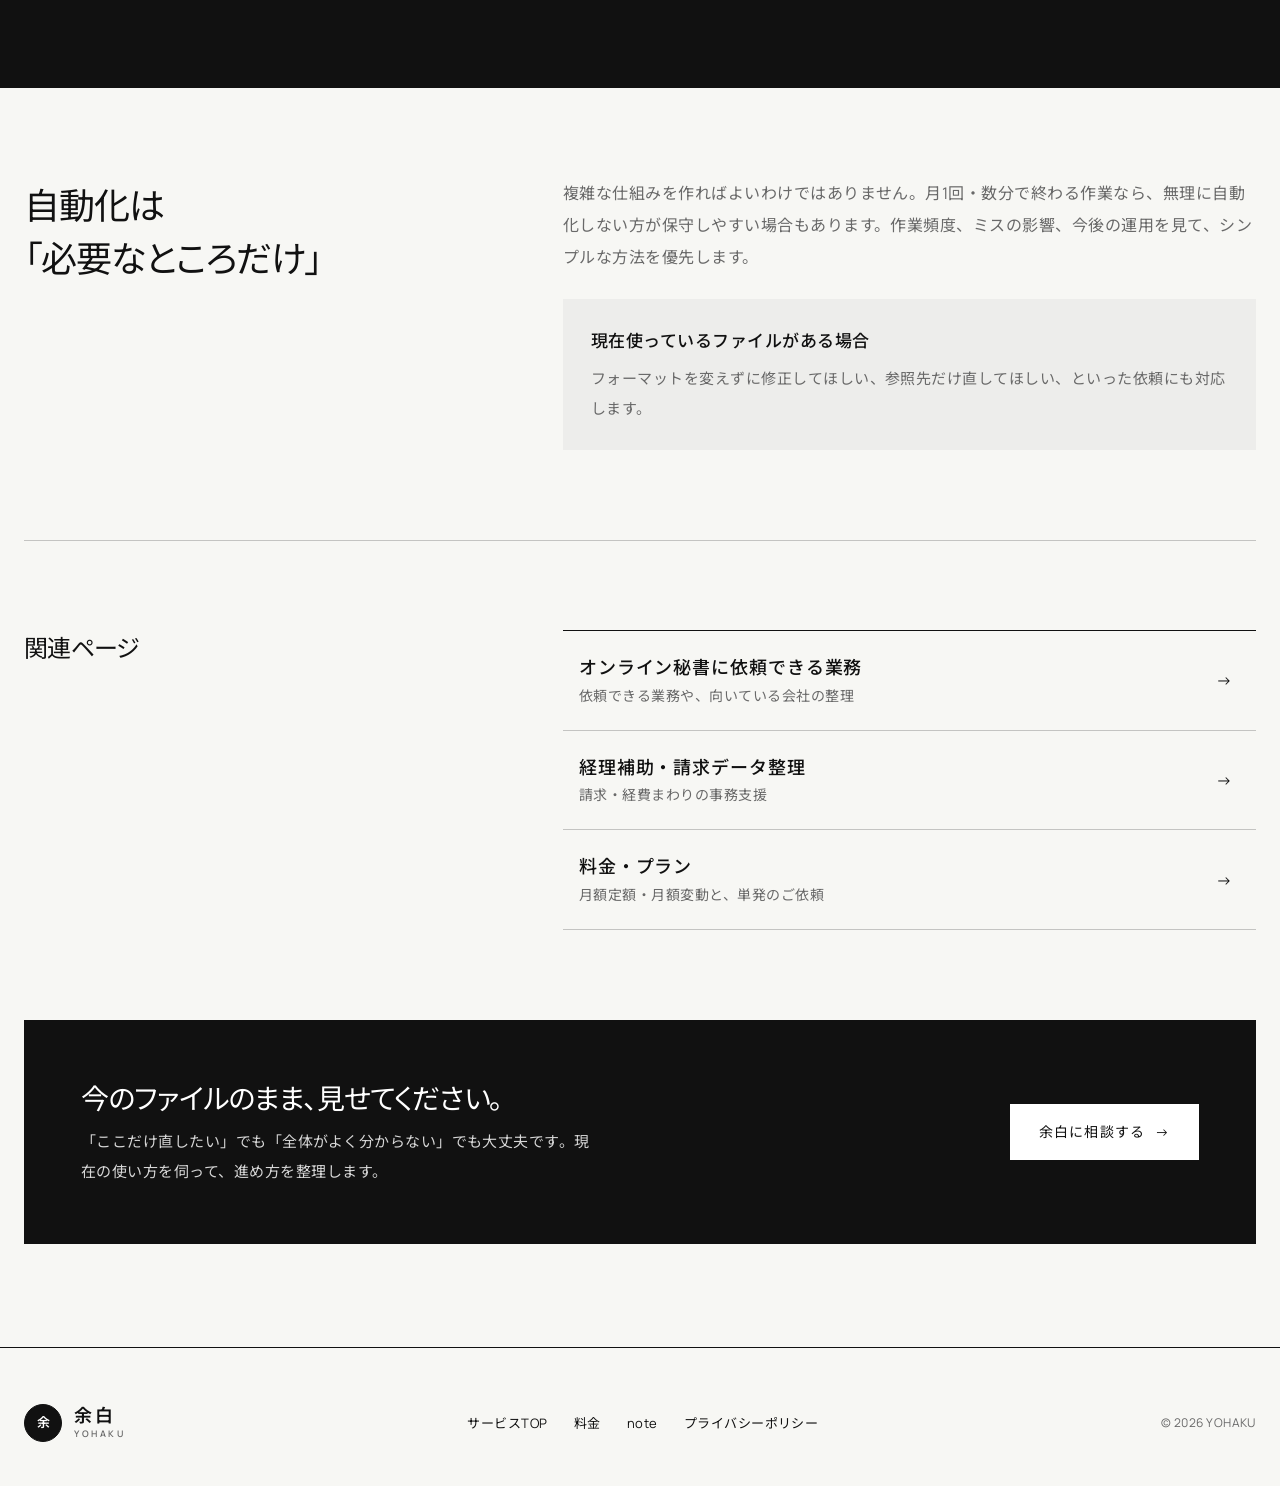
<file: spreadsheet/index.html>
<!DOCTYPE html>
<html lang="ja">
<head>
<meta charset="UTF-8">
<meta name="viewport" content="width=device-width,initial-scale=1">
<meta name="robots" content="index, follow, max-image-preview:large">
<link rel="canonical" href="https://ya-gi-chan.github.io/Assistant/spreadsheet/">
<title>Excel・Googleスプレッドシート作成・集計業務代行｜余白</title>
<meta name="description" content="Excel・Googleスプレッドシートの作成、データ集計、管理表整備、関数設定、定型作業の効率化をオンラインで支援。毎月の転記や集計を減らしたい個人事業主・小規模法人向け。">
<meta property="og:title" content="Excel・Googleスプレッドシート作成・集計業務代行｜余白">
<meta property="og:description" content="Excel・Googleスプレッドシートの作成、データ集計、管理表整備、関数設定、定型作業の効率化をオンラインで支援。毎月の転記や集計を減らしたい個人事業主・小規模法人向け。">
<meta property="og:type" content="article">
<meta property="og:url" content="https://ya-gi-chan.github.io/Assistant/spreadsheet/">
<meta property="og:locale" content="ja_JP">
<script type="application/ld+json">{"@context":"https://schema.org","@graph":[{"@type":"BreadcrumbList","itemListElement":[{"@type":"ListItem","position":1,"name":"余白（YOHAKU）","item":"https://ya-gi-chan.github.io/Assistant/"},{"@type":"ListItem","position":2,"name":"Excel・Googleスプレッドシート業務代行","item":"https://ya-gi-chan.github.io/Assistant/spreadsheet/"}]},{"@type":"Service","name":"Excel・Googleスプレッドシート業務代行","url":"https://ya-gi-chan.github.io/Assistant/spreadsheet/","description":"Excel・Googleスプレッドシートの作成、データ集計、管理表整備、関数設定、定型作業の効率化をオンラインで支援。毎月の転記や集計を減らしたい個人事業主・小規模法人向け。","serviceType":"Excel・Googleスプレッドシート作成・集計代行","areaServed":"JP","provider":{"@type":"ProfessionalService","name":"余白（YOHAKU）","url":"https://ya-gi-chan.github.io/Assistant/"}}]}</script>
<link rel="preconnect" href="https://fonts.googleapis.com">
<link rel="preconnect" href="https://fonts.gstatic.com" crossorigin>
<link href="https://fonts.googleapis.com/css2?family=Manrope:wght@300;400;500;600&family=Noto+Sans+JP:wght@300;400;500;600&display=swap" rel="stylesheet">
<link rel="stylesheet" href="../yohaku.css?v=20261105-3">
</head>
<body>
<header class="header header--read header--line"><div class="container header__inner">
<a class="logo" href="/Assistant/" aria-label="余白 トップへ"><span class="logo__mark">余</span><span>余白<small>YOHAKU</small></span></a>
<nav class="nav" aria-label="メインメニュー"><a href="/Assistant/online-secretary/">オンライン秘書とは</a><a href="/Assistant/small-business/">個人事業主向け</a><a href="/Assistant/price/">料金</a></nav>
<a class="btn btn--sm header__cta" href="/Assistant/#contact">相談する</a>
</div></header>
<main>
<div class="container">
<nav class="crumbs" aria-label="パンくずリスト"><a href="/Assistant/">余白（YOHAKU）</a><span>/</span>Excel・Googleスプレッドシート業務代行</nav>
<section class="read-hero"><div>
<p class="eyebrow">表と集計のこと</p>
<h1>Excel・Google<br>スプレッドシート業務代行</h1>
<p class="read-hero__lead">毎月同じ数字を転記する、集計のたびに式を直す、担当者しか分からない管理表になっている。そうしたスプレッドシート業務を、使い続けやすい形へ整えます。</p>
<a class="text-link" href="/Assistant/#contact">無料で相談する</a>
</div><nav class="toc" aria-label="このページの内容"><p>このページの内容</p><a href="#tasks">こんな作業に対応しています</a><a href="#monthly">毎月使えることを重視します</a><a href="#auto">自動化は「必要なところだけ」</a></nav></section>
<section class="chapter" id="tasks"><h2>こんな作業に対応しています</h2><div class="chapter__body"><div class="ledger">
<article><h3>データ集計</h3><p>月次実績、売上、予算、前年実績、勤怠、交通費などの集計。</p></article>
<article><h3>管理表の整備</h3><p>入力ルール、プルダウン、参照式、集計欄などを整理。</p></article>
<article><h3>定型作業の効率化</h3><p>毎月のコピー・転記・再計算を、関数や参照で減らします。</p></article>
<article><h3>既存ファイルの修正</h3><p>現在のフォーマットを維持しながら、必要な箇所だけ修正する対応も可能です。</p></article>
</div></div></section>
</div>
<section class="band band--greige" id="monthly"><div class="container statement">
<h2>「きれいな表」より、毎月使えることを重視します</h2>
<p>見た目を整えるだけでは、翌月また手作業が増えてしまうことがあります。実際の運用を確認し、どのデータをどこから持ってくるのか、誰が入力するのか、翌月は何を更新するのかまで考えて設計します。</p>
<p>製造業の品質管理で3年半、データ集計・数値管理を経験しており、現在も会議資料、給与・交通費、売上・予算など、複数の実務データを扱っています。</p>
</div></section>
<div class="container">
<section class="chapter" id="auto"><h2>自動化は<br>「必要なところだけ」</h2><div class="chapter__body">
<p>複雑な仕組みを作ればよいわけではありません。月1回・数分で終わる作業なら、無理に自動化しない方が保守しやすい場合もあります。作業頻度、ミスの影響、今後の運用を見て、シンプルな方法を優先します。</p>
<div class="memo"><strong>現在使っているファイルがある場合</strong>フォーマットを変えずに修正してほしい、参照先だけ直してほしい、といった依頼にも対応します。</div>
</div></section>
<section class="next-read"><h2>関連ページ</h2><div><a class="row-link" href="/Assistant/online-secretary/"><span><strong>オンライン秘書に依頼できる業務</strong><small>依頼できる業務や、向いている会社の整理</small></span><span aria-hidden="true">→</span></a><a class="row-link" href="/Assistant/accounting-support/"><span><strong>経理補助・請求データ整理</strong><small>請求・経費まわりの事務支援</small></span><span aria-hidden="true">→</span></a><a class="row-link" href="/Assistant/price/"><span><strong>料金・プラン</strong><small>月額定額・月額変動と、単発のご依頼</small></span><span aria-hidden="true">→</span></a></div></section>
<section class="invite-wrap"><a class="invite" href="/Assistant/#contact"><div><h2>今のファイルのまま、見せてください。</h2><p>「ここだけ直したい」でも「全体がよく分からない」でも大丈夫です。現在の使い方を伺って、進め方を整理します。</p></div><span class="invite__go">余白に相談する <span aria-hidden="true">→</span></span></a></section>
</div>
</main>
<footer class="footer"><div class="container footer__inner">
<a class="logo" href="/Assistant/" aria-label="余白 トップへ"><span class="logo__mark">余</span><span>余白<small>YOHAKU</small></span></a>
<div><a href="/Assistant/">サービスTOP</a><a href="/Assistant/price/">料金</a><a href="https://note.com/roudoungdesu">note</a><a href="/Assistant/privacy.html">プライバシーポリシー</a></div>
<p>© 2026 YOHAKU</p>
</div></footer>
</body></html>
</file>
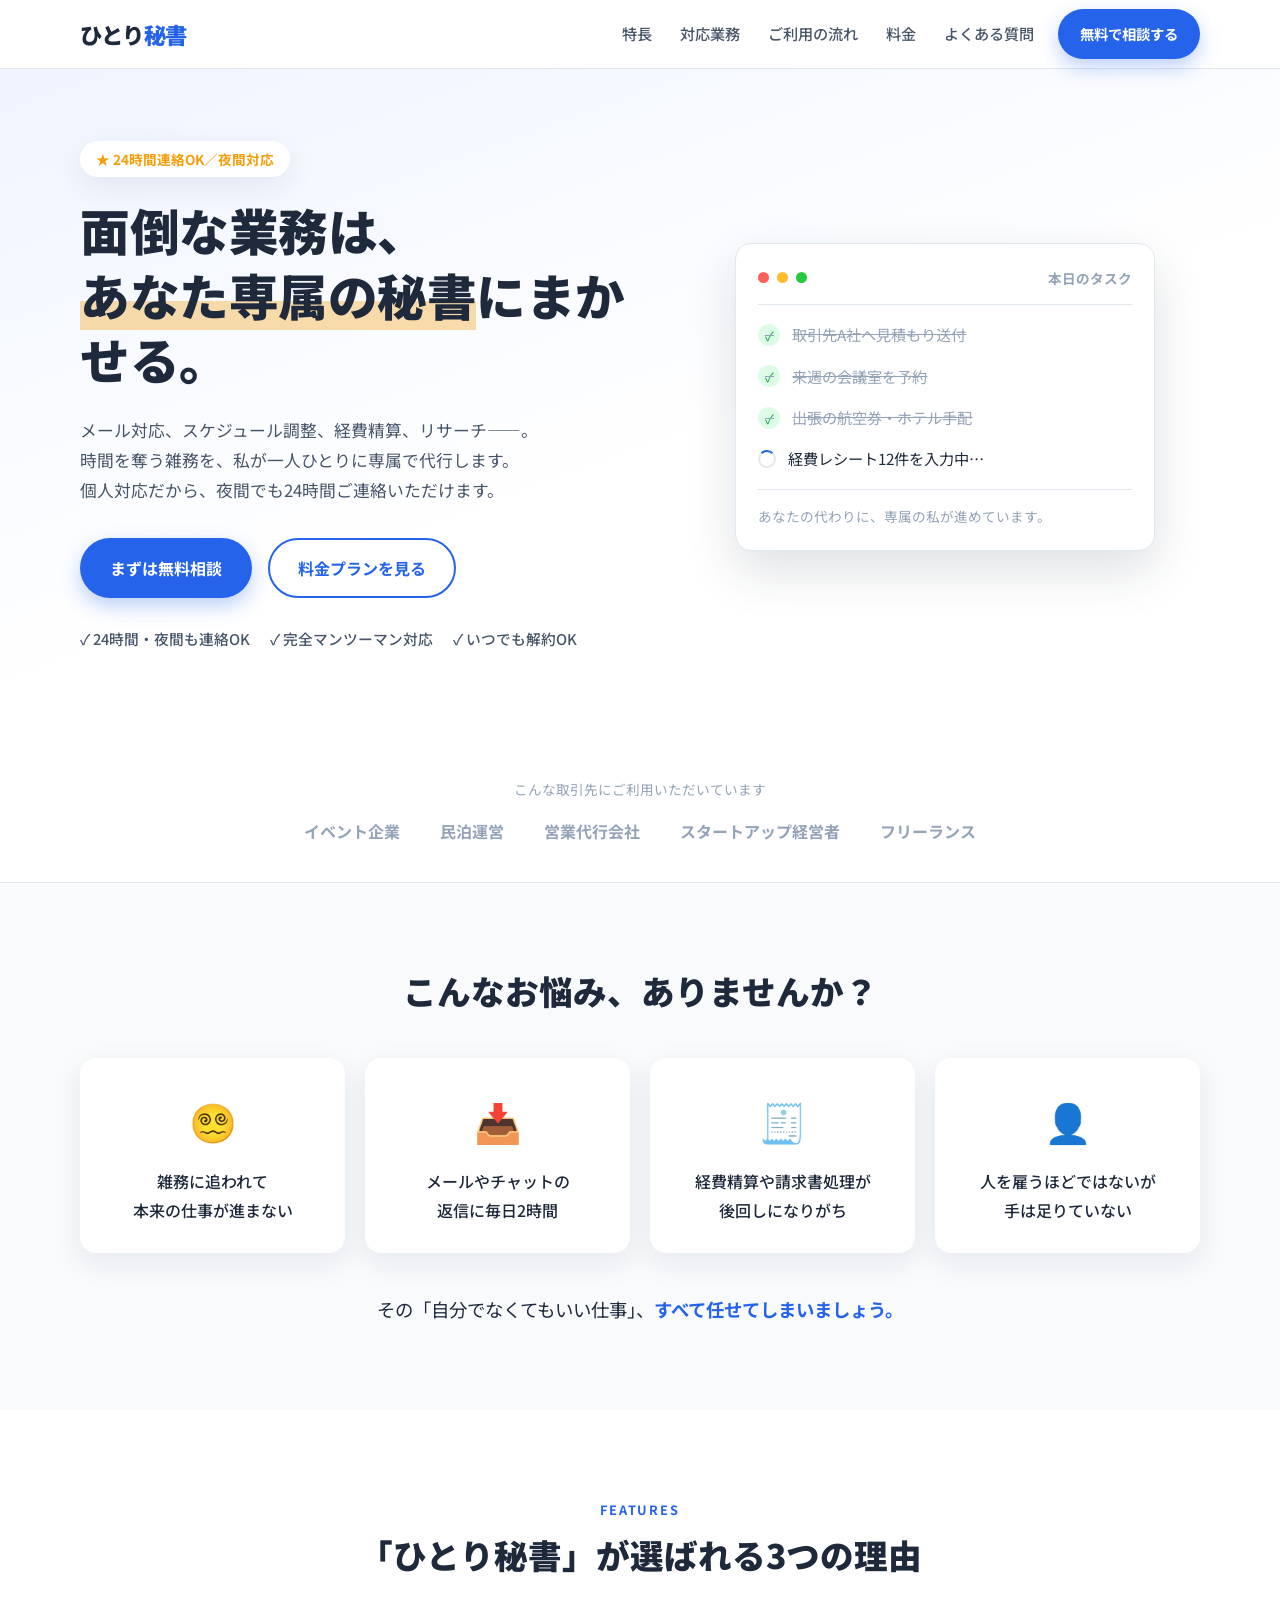
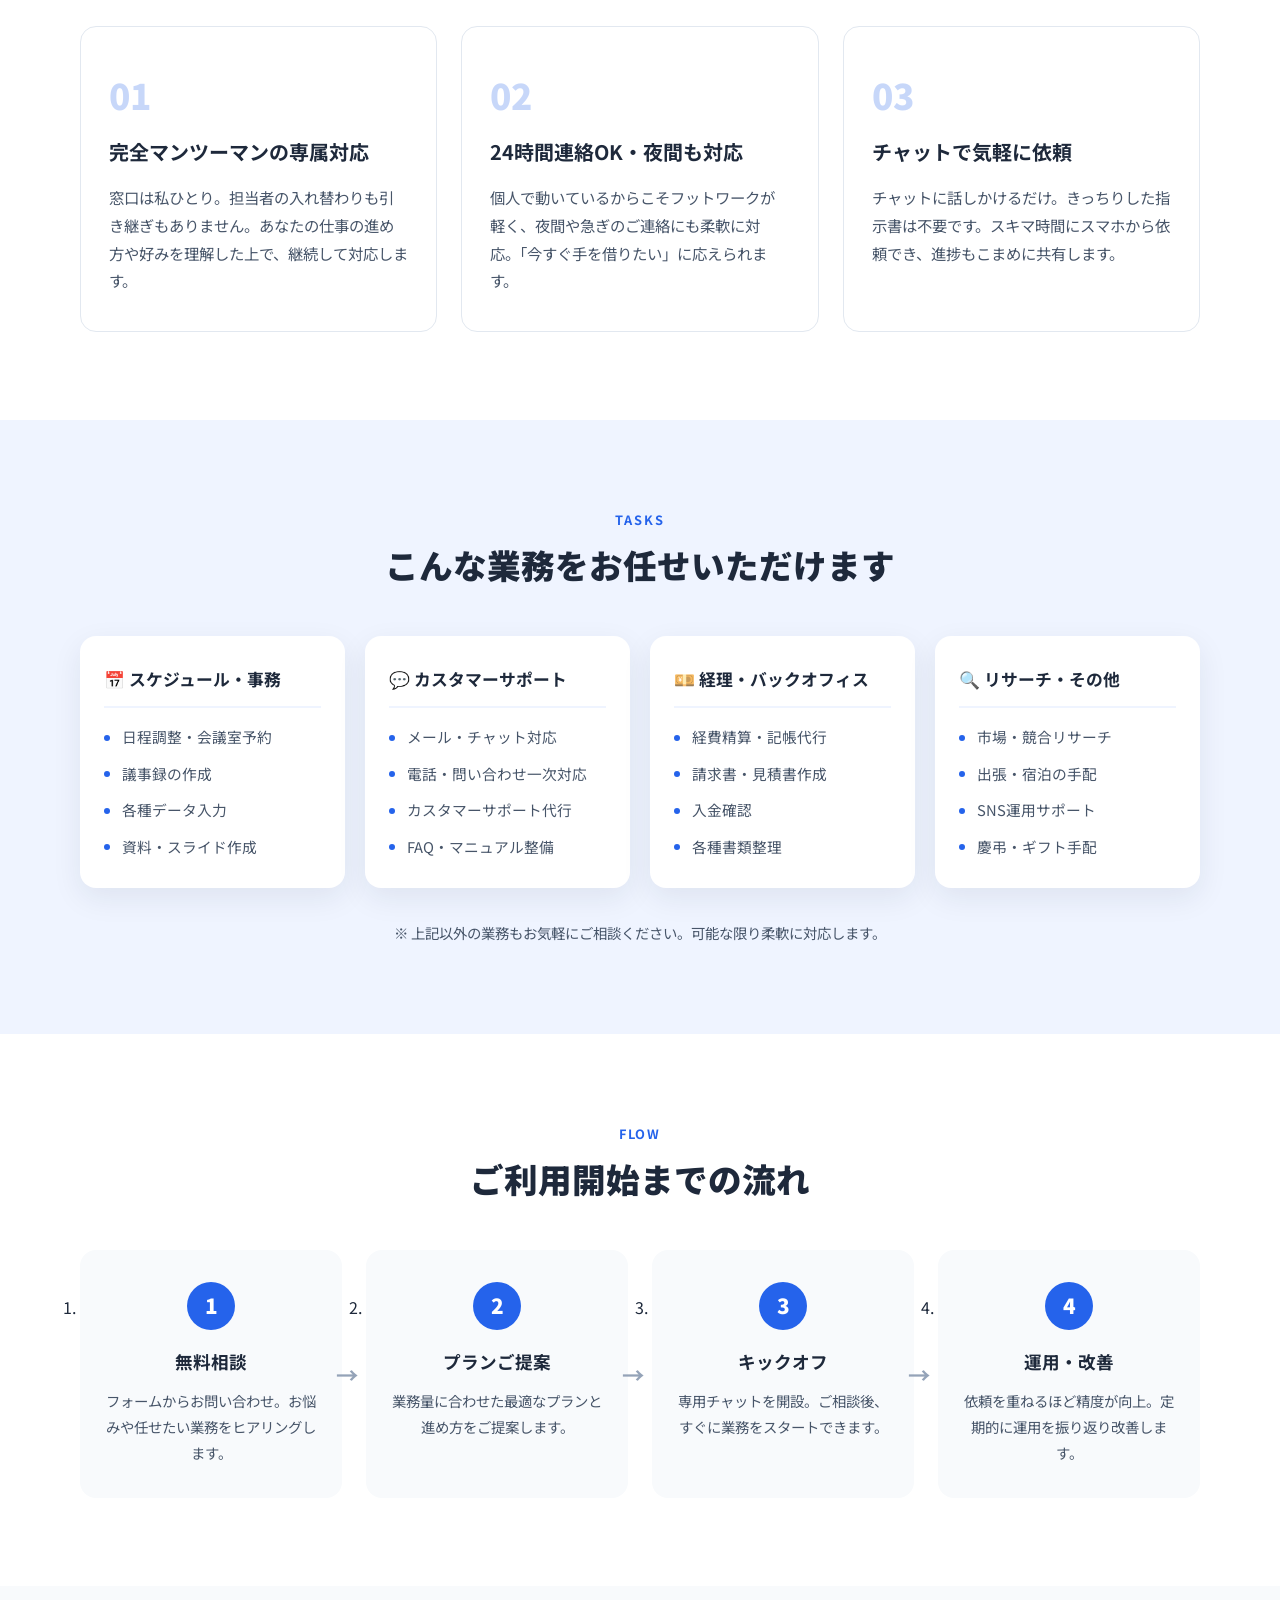
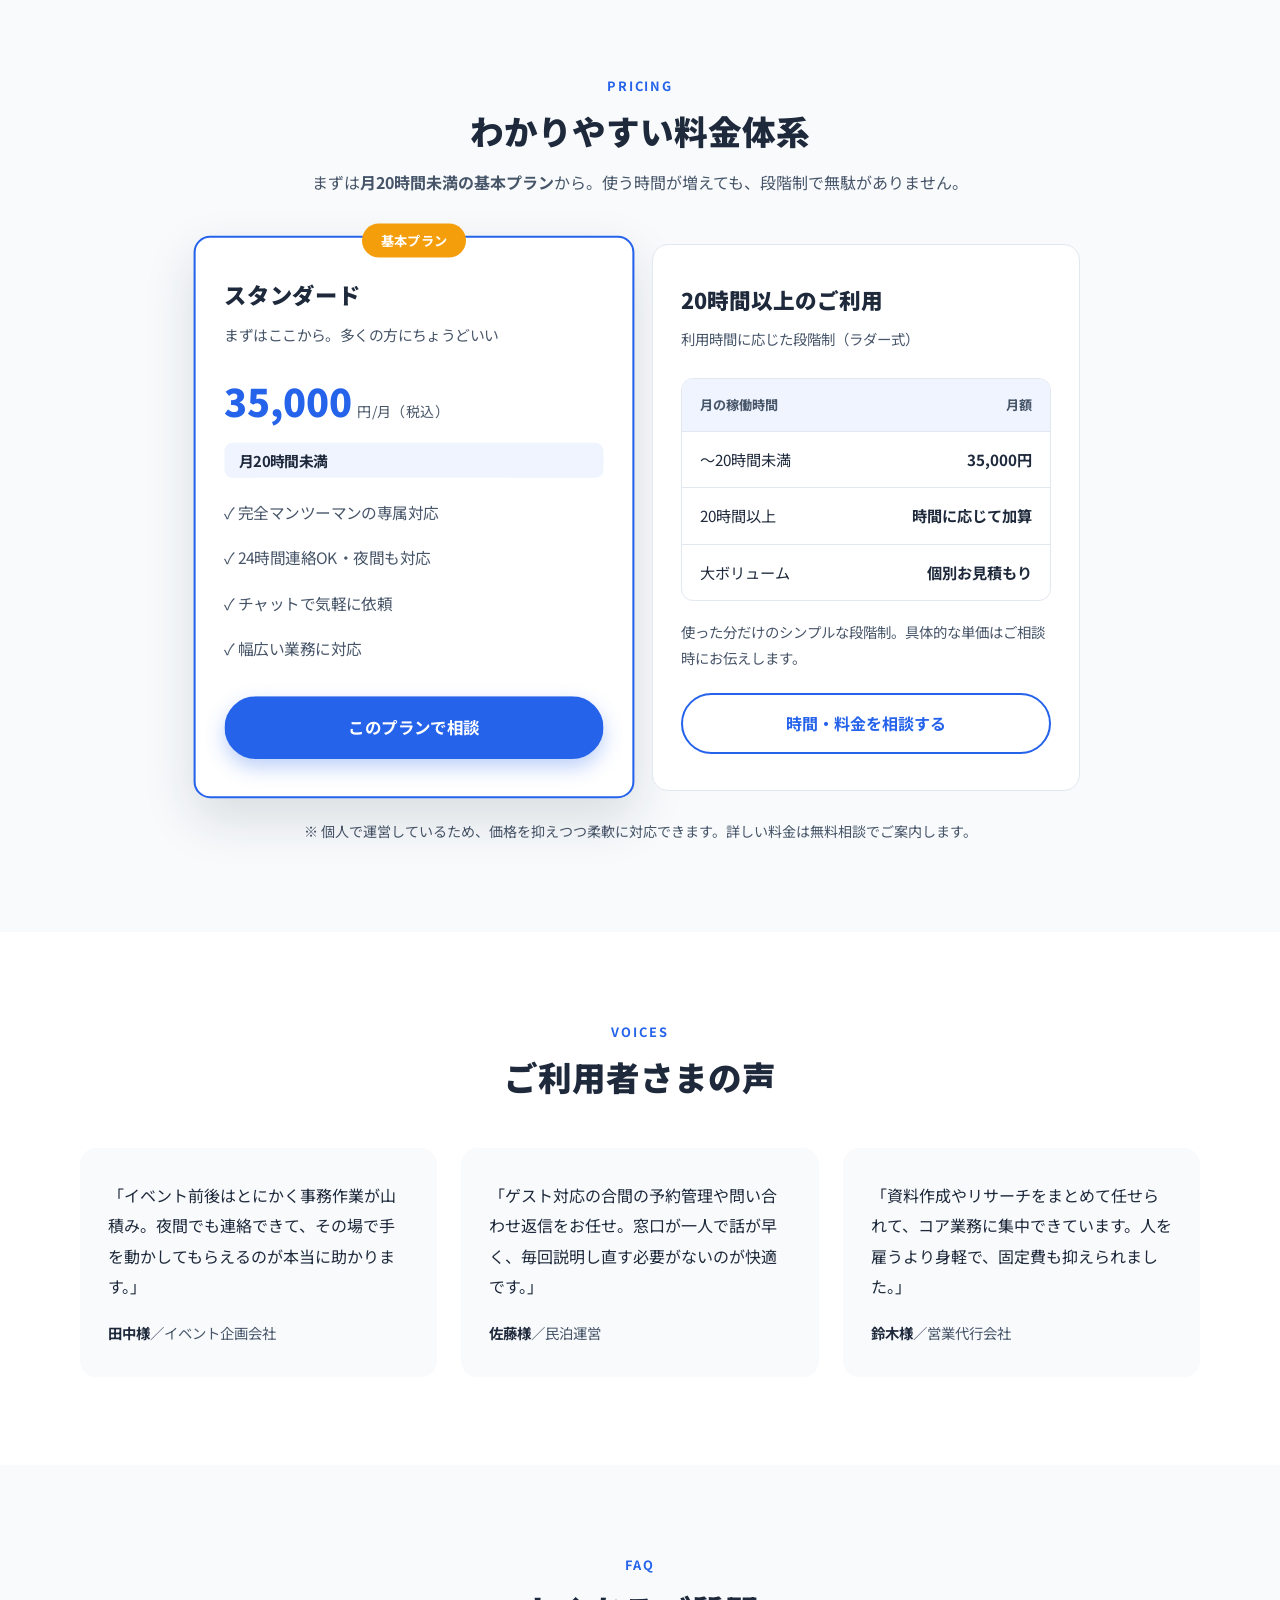
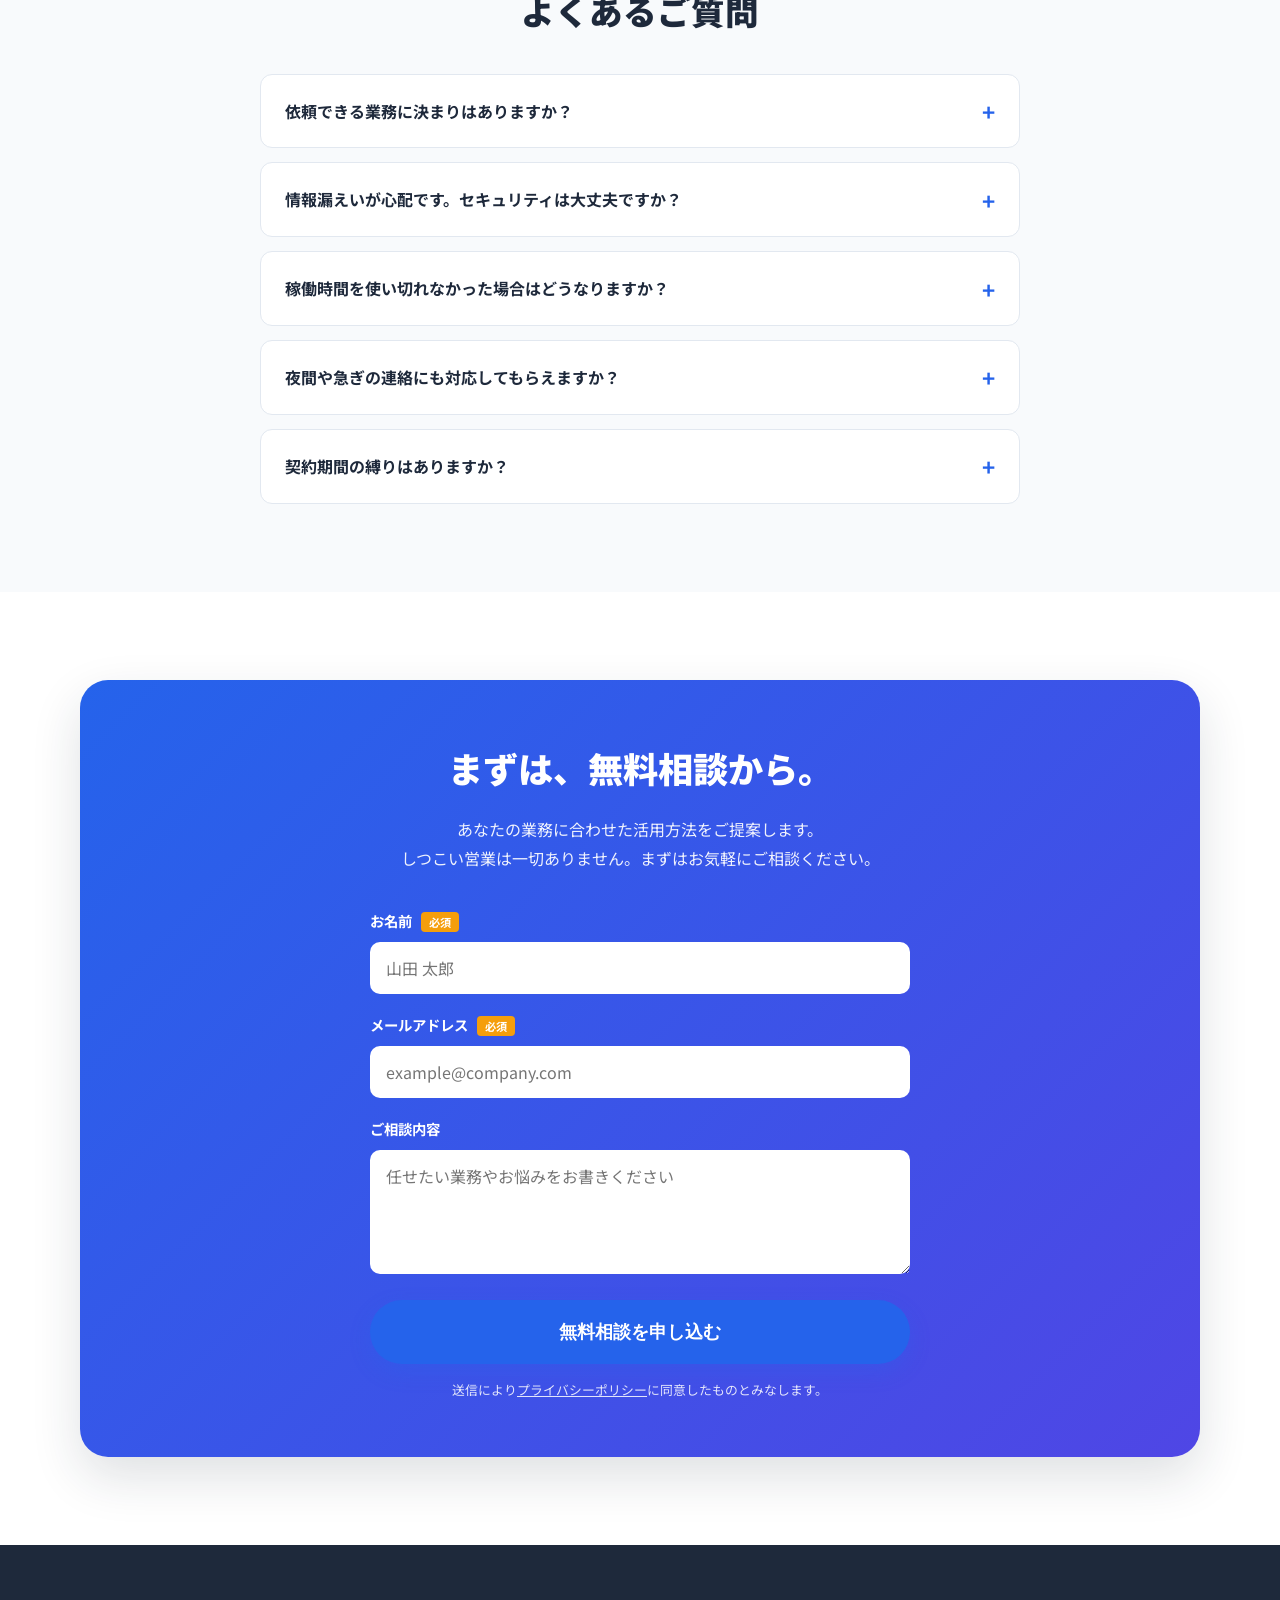
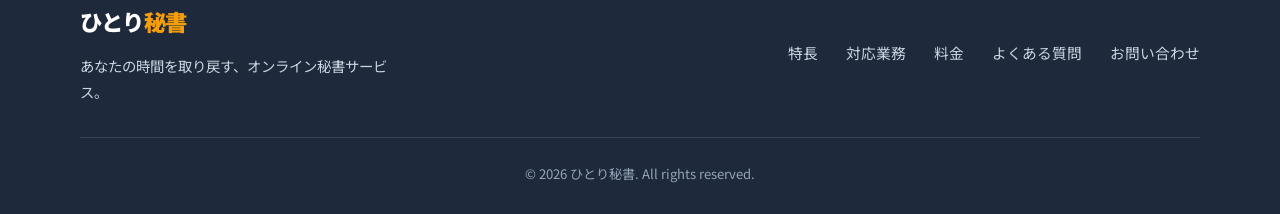
<file: preview.html>
<!DOCTYPE html>
<html lang="ja">
<head>
  <meta charset="UTF-8" />
  <meta name="viewport" content="width=device-width, initial-scale=1.0" />
  <!-- 検索エンジンに表示させない設定（note等のリンクからのみアクセス想定）。
       将来SEOで集客したくなったら、この robots 行を削除してください。 -->
  <meta name="robots" content="noindex, nofollow" />
  <title>ひとり秘書｜あなたの時間を取り戻す、マンツーマンのオンライン秘書</title>
  <meta name="description" content="メール対応・スケジュール管理・経費精算・リサーチまで。完全マンツーマンの専属オンライン秘書が、あなたの面倒な業務を代行します。24時間連絡OK・夜間対応可。月20時間未満35,000円から。" />
  <link rel="preconnect" href="https://fonts.googleapis.com" />
  <link rel="preconnect" href="https://fonts.gstatic.com" crossorigin />
  <link href="https://fonts.googleapis.com/css2?family=Noto+Sans+JP:wght@400;500;700;900&display=swap" rel="stylesheet" />
  <style>
/* ===== Reset & Base ===== */
*, *::before, *::after { box-sizing: border-box; margin: 0; padding: 0; }
:root {
  --brand: #2563eb;
  --brand-dark: #1d4ed8;
  --accent: #f59e0b;
  --ink: #1e293b;
  --ink-soft: #475569;
  --muted: #94a3b8;
  --bg: #ffffff;
  --bg-soft: #f8fafc;
  --bg-tint: #eff4ff;
  --line: #e2e8f0;
  --radius: 16px;
  --shadow: 0 10px 30px rgba(30, 41, 59, 0.08);
  --shadow-lg: 0 20px 50px rgba(30, 41, 59, 0.14);
}
html { scroll-behavior: smooth; }
body {
  font-family: "Noto Sans JP", -apple-system, BlinkMacSystemFont, "Segoe UI", sans-serif;
  color: var(--ink);
  background: var(--bg);
  line-height: 1.8;
  -webkit-font-smoothing: antialiased;
}
a { color: inherit; text-decoration: none; }
img { max-width: 100%; display: block; }
ul { list-style: none; }

.container { width: min(1120px, 90%); margin-inline: auto; }
.container--narrow { width: min(760px, 90%); }
.pc-only { display: inline; }

/* ===== Buttons ===== */
.btn {
  display: inline-flex; align-items: center; justify-content: center;
  gap: .4em;
  padding: 14px 28px;
  border-radius: 999px;
  font-weight: 700;
  font-size: 1rem;
  cursor: pointer;
  border: 2px solid transparent;
  transition: transform .15s ease, box-shadow .15s ease, background .15s ease;
  white-space: nowrap;
}
.btn--primary { background: var(--brand); color: #fff; box-shadow: 0 8px 20px rgba(37, 99, 235, .3); }
.btn--primary:hover { background: var(--brand-dark); transform: translateY(-2px); box-shadow: 0 12px 26px rgba(37, 99, 235, .38); }
.btn--ghost { background: #fff; color: var(--brand); border-color: var(--brand); }
.btn--ghost:hover { background: var(--bg-tint); transform: translateY(-2px); }
.btn--block { width: 100%; }
.btn--sm { padding: 10px 20px; font-size: .9rem; }
.btn--lg { padding: 18px 32px; font-size: 1.1rem; }

/* ===== Header ===== */
.header {
  position: sticky; top: 0; z-index: 100;
  background: rgba(255, 255, 255, .85);
  backdrop-filter: blur(10px);
  border-bottom: 1px solid var(--line);
}
.header__inner { display: flex; align-items: center; justify-content: space-between; height: 68px; }
.logo { font-size: 1.4rem; font-weight: 900; letter-spacing: -.02em; color: var(--ink); }
.logo span { color: var(--brand); }
.logo--light { color: #fff; }
.logo--light span { color: var(--accent); }
.nav { display: flex; gap: 28px; margin-left: auto; margin-right: 24px; }
.nav a { font-size: .95rem; font-weight: 500; color: var(--ink-soft); transition: color .15s; }
.nav a:hover { color: var(--brand); }
.nav-toggle { display: none; flex-direction: column; gap: 5px; background: none; border: none; cursor: pointer; padding: 8px; }
.nav-toggle span { width: 24px; height: 2px; background: var(--ink); border-radius: 2px; transition: .3s; }

/* ===== Hero ===== */
.hero {
  background: linear-gradient(160deg, var(--bg-tint) 0%, #fff 55%);
  padding: 72px 0 88px;
  overflow: hidden;
}
.hero__inner { display: grid; grid-template-columns: 1.05fr .95fr; gap: 48px; align-items: center; }
.hero__badge {
  display: inline-block; background: #fff; color: var(--accent);
  font-weight: 700; font-size: .85rem; padding: 6px 16px; border-radius: 999px;
  box-shadow: var(--shadow); margin-bottom: 20px;
}
.hero__title { font-size: clamp(2rem, 4.5vw, 3.1rem); font-weight: 900; line-height: 1.3; letter-spacing: -.01em; }
.hero__title .accent {
  background: linear-gradient(transparent 60%, rgba(245, 158, 11, .35) 60%);
}
.hero__lead { margin-top: 24px; font-size: 1.05rem; color: var(--ink-soft); }
.hero__actions { display: flex; gap: 16px; margin-top: 32px; flex-wrap: wrap; }
.hero__points { display: flex; gap: 20px; margin-top: 28px; flex-wrap: wrap; color: var(--ink-soft); font-size: .92rem; font-weight: 500; }

.hero__visual { display: flex; justify-content: center; }
.hero__card {
  width: 100%; max-width: 420px; background: #fff; border-radius: var(--radius);
  box-shadow: var(--shadow-lg); padding: 22px; border: 1px solid var(--line);
}
.hero__card-head { display: flex; align-items: center; gap: 8px; padding-bottom: 14px; border-bottom: 1px solid var(--line); }
.dot { width: 11px; height: 11px; border-radius: 50%; }
.dot--red { background: #ff5f56; } .dot--yellow { background: #ffbd2e; } .dot--green { background: #27c93f; }
.hero__card-title { margin-left: auto; font-size: .85rem; font-weight: 700; color: var(--muted); }
.hero__tasks { padding: 16px 0; display: grid; gap: 14px; }
.hero__tasks li { display: flex; align-items: center; gap: 12px; font-size: .95rem; color: var(--ink); }
.hero__tasks li.done { color: var(--muted); text-decoration: line-through; }
.check { display: inline-grid; place-items: center; width: 22px; height: 22px; background: #dcfce7; color: #16a34a; border-radius: 50%; font-size: .8rem; flex-shrink: 0; }
.spinner { width: 18px; height: 18px; border: 2px solid var(--line); border-top-color: var(--brand); border-radius: 50%; animation: spin 1s linear infinite; flex-shrink: 0; }
@keyframes spin { to { transform: rotate(360deg); } }
.hero__card-foot { font-size: .85rem; color: var(--muted); border-top: 1px solid var(--line); padding-top: 14px; }

/* ===== Trust ===== */
.trust { padding: 36px 0; border-bottom: 1px solid var(--line); }
.trust__label { text-align: center; font-size: .85rem; color: var(--muted); margin-bottom: 16px; }
.trust__logos { display: flex; flex-wrap: wrap; justify-content: center; gap: 16px 40px; }
.trust__logos span { font-weight: 700; color: var(--muted); font-size: 1rem; }

/* ===== Section common ===== */
.section__eyebrow { text-align: center; color: var(--brand); font-weight: 700; letter-spacing: .15em; font-size: .8rem; margin-bottom: 10px; }
.section__title { text-align: center; font-size: clamp(1.5rem, 3.5vw, 2.1rem); font-weight: 900; line-height: 1.4; }
.section__sub { text-align: center; color: var(--ink-soft); margin-top: 14px; }

/* ===== Problem ===== */
.problem { padding: 84px 0; background: var(--bg-soft); }
.problem__grid { display: grid; grid-template-columns: repeat(4, 1fr); gap: 20px; margin-top: 44px; }
.problem__card { background: #fff; border-radius: var(--radius); padding: 28px 20px; text-align: center; box-shadow: var(--shadow); }
.problem__icon { font-size: 2.4rem; margin-bottom: 12px; }
.problem__card p { font-weight: 500; }
.problem__bridge { text-align: center; margin-top: 40px; font-size: 1.15rem; }
.problem__bridge strong { color: var(--brand); }

/* ===== Features ===== */
.features { padding: 88px 0; }
.features__grid { display: grid; grid-template-columns: repeat(3, 1fr); gap: 24px; margin-top: 48px; }
.feature { padding: 36px 28px; border: 1px solid var(--line); border-radius: var(--radius); transition: transform .2s, box-shadow .2s; }
.feature:hover { transform: translateY(-4px); box-shadow: var(--shadow-lg); }
.feature__num { font-size: 2.2rem; font-weight: 900; color: var(--brand); opacity: .25; }
.feature h3 { font-size: 1.25rem; margin: 8px 0 14px; }
.feature p { color: var(--ink-soft); font-size: .96rem; }

/* ===== Tasks ===== */
.tasks { padding: 88px 0; background: var(--bg-tint); }
.tasks__grid { display: grid; grid-template-columns: repeat(4, 1fr); gap: 20px; margin-top: 48px; }
.task__col { background: #fff; border-radius: var(--radius); padding: 28px 24px; box-shadow: var(--shadow); }
.task__col h3 { font-size: 1.05rem; margin-bottom: 16px; padding-bottom: 12px; border-bottom: 2px solid var(--bg-tint); }
.task__col ul { display: grid; gap: 10px; }
.task__col li { position: relative; padding-left: 18px; color: var(--ink-soft); font-size: .92rem; }
.task__col li::before { content: ""; position: absolute; left: 0; top: .7em; width: 6px; height: 6px; border-radius: 50%; background: var(--brand); }
.tasks__note { text-align: center; margin-top: 32px; color: var(--ink-soft); font-size: .9rem; }

/* ===== Flow ===== */
.flow { padding: 88px 0; }
.flow__list { display: grid; grid-template-columns: repeat(4, 1fr); gap: 24px; margin-top: 48px; counter-reset: step; }
.flow__step { position: relative; padding: 32px 24px; background: var(--bg-soft); border-radius: var(--radius); text-align: center; }
.flow__step-num { width: 48px; height: 48px; margin: 0 auto 16px; display: grid; place-items: center; background: var(--brand); color: #fff; border-radius: 50%; font-weight: 900; font-size: 1.3rem; }
.flow__step h3 { font-size: 1.1rem; margin-bottom: 10px; }
.flow__step p { color: var(--ink-soft); font-size: .9rem; }
.flow__step:not(:last-child)::after {
  content: "→"; position: absolute; top: 50%; right: -16px; transform: translateY(-50%);
  color: var(--muted); font-size: 1.4rem; font-weight: 700; z-index: 1;
}

/* ===== Pricing ===== */
.pricing { padding: 88px 0; background: var(--bg-soft); }
.pricing__grid { display: grid; grid-template-columns: repeat(3, 1fr); gap: 24px; margin-top: 48px; align-items: stretch; }
.pricing__two { display: grid; grid-template-columns: 1fr 1fr; gap: 24px; margin-top: 48px; align-items: stretch; max-width: 880px; margin-inline: auto; }
.plan--ladder { justify-content: flex-start; }
.ladder { margin: 8px 0 18px; border: 1px solid var(--line); border-radius: 12px; overflow: hidden; }
.ladder__row { display: flex; justify-content: space-between; gap: 12px; padding: 14px 18px; font-size: .95rem; border-top: 1px solid var(--line); }
.ladder__row:first-child { border-top: none; }
.ladder__row span:last-child { font-weight: 700; color: var(--ink); }
.ladder__row--head { background: var(--bg-tint); font-size: .82rem; font-weight: 700; color: var(--ink-soft); }
.ladder__row--head span:last-child { color: var(--ink-soft); }
.ladder__note { color: var(--ink-soft); font-size: .9rem; margin-bottom: 22px; flex-grow: 1; }
.plan { position: relative; background: #fff; border: 1px solid var(--line); border-radius: var(--radius); padding: 36px 28px; display: flex; flex-direction: column; }
.plan--featured { border: 2px solid var(--brand); box-shadow: var(--shadow-lg); transform: scale(1.03); }
.plan__badge { position: absolute; top: -14px; left: 50%; transform: translateX(-50%); background: var(--accent); color: #fff; font-size: .8rem; font-weight: 700; padding: 5px 18px; border-radius: 999px; }
.plan__name { font-size: 1.35rem; font-weight: 900; }
.plan__desc { color: var(--ink-soft); font-size: .9rem; margin: 6px 0 18px; }
.plan__price { display: flex; align-items: baseline; gap: 6px; }
.plan__num { font-size: 2.3rem; font-weight: 900; color: var(--brand); }
.plan__unit { font-size: .85rem; color: var(--ink-soft); }
.plan__hours { margin: 8px 0 20px; font-weight: 700; color: var(--ink); background: var(--bg-tint); display: inline-block; padding: 4px 14px; border-radius: 8px; font-size: .9rem; }
.plan__list { display: grid; gap: 12px; margin-bottom: 28px; flex-grow: 1; }
.plan__list li { color: var(--ink-soft); font-size: .95rem; }
.pricing__note { text-align: center; margin-top: 28px; color: var(--ink-soft); font-size: .88rem; }

/* ===== Voices ===== */
.voices { padding: 88px 0; }
.voices__grid { display: grid; grid-template-columns: repeat(3, 1fr); gap: 24px; margin-top: 48px; }
.voice { background: var(--bg-soft); border-radius: var(--radius); padding: 32px 28px; }
.voice blockquote { font-size: 1rem; line-height: 1.9; }
.voice figcaption { margin-top: 18px; color: var(--ink-soft); font-size: .9rem; }
.voice figcaption strong { color: var(--ink); }

/* ===== FAQ ===== */
.faq { padding: 88px 0; background: var(--bg-soft); }
.faq__list { margin-top: 40px; display: grid; gap: 14px; }
.faq__item { background: #fff; border: 1px solid var(--line); border-radius: 12px; padding: 4px 24px; }
.faq__item summary { cursor: pointer; font-weight: 700; padding: 18px 0; list-style: none; position: relative; padding-right: 32px; }
.faq__item summary::-webkit-details-marker { display: none; }
.faq__item summary::after { content: "+"; position: absolute; right: 0; top: 50%; transform: translateY(-50%); font-size: 1.4rem; color: var(--brand); transition: transform .2s; }
.faq__item[open] summary::after { transform: translateY(-50%) rotate(45deg); }
.faq__item p { padding: 0 0 20px; color: var(--ink-soft); }

/* ===== CTA ===== */
.cta { padding: 88px 0; }
.cta__box {
  background: linear-gradient(135deg, var(--brand) 0%, #4f46e5 100%);
  border-radius: 28px; padding: 56px clamp(24px, 5vw, 64px); color: #fff;
  box-shadow: var(--shadow-lg);
}
.cta__title { font-size: clamp(1.6rem, 3.5vw, 2.2rem); font-weight: 900; text-align: center; }
.cta__lead { text-align: center; margin: 16px 0 36px; opacity: .92; }
.cta__form { max-width: 540px; margin: 0 auto; }
.field { margin-bottom: 18px; }
.field label { display: block; font-weight: 700; font-size: .9rem; margin-bottom: 8px; }
.field label span { background: var(--accent); color: #fff; font-size: .7rem; padding: 2px 8px; border-radius: 4px; margin-left: 6px; }
.field input, .field textarea {
  width: 100%; padding: 14px 16px; border-radius: 10px; border: none;
  font-family: inherit; font-size: 1rem; background: #fff; color: var(--ink);
}
.field input:focus, .field textarea:focus { outline: 3px solid rgba(245, 158, 11, .5); }
.cta__privacy { text-align: center; font-size: .8rem; opacity: .85; margin-top: 14px; }
.cta__privacy a { text-decoration: underline; }
.cta__thanks { text-align: center; margin-top: 18px; background: rgba(255,255,255,.15); padding: 14px; border-radius: 10px; font-weight: 700; }
.cta__error { text-align: center; margin-top: 18px; background: rgba(220, 38, 38, .9); padding: 14px; border-radius: 10px; font-weight: 700; }

/* ===== Footer ===== */
.footer { background: var(--ink); color: #cbd5e1; padding: 56px 0 28px; }
.footer__inner { display: flex; justify-content: space-between; gap: 32px; flex-wrap: wrap; padding-bottom: 32px; border-bottom: 1px solid rgba(255,255,255,.12); }
.footer__brand p { margin-top: 12px; font-size: .9rem; max-width: 320px; }
.footer__nav { display: flex; flex-wrap: wrap; gap: 16px 28px; align-items: center; }
.footer__nav a { font-size: .92rem; transition: color .15s; }
.footer__nav a:hover { color: #fff; }
.footer__copy { text-align: center; font-size: .82rem; color: var(--muted); margin-top: 24px; }

/* ===== Responsive ===== */
@media (max-width: 900px) {
  .hero__inner { grid-template-columns: 1fr; }
  .hero__visual { order: -1; }
  .problem__grid, .tasks__grid, .flow__list { grid-template-columns: repeat(2, 1fr); }
  .features__grid, .pricing__grid, .pricing__two, .voices__grid { grid-template-columns: 1fr; }
  .plan--featured { transform: none; }
  .flow__step:not(:last-child)::after { display: none; }
}
@media (max-width: 640px) {
  .pc-only { display: none; }
  .nav { display: none; }
  .header__cta { display: none; }
  .nav-toggle { display: flex; }
  .nav.is-open {
    display: flex; flex-direction: column; gap: 0;
    position: absolute; top: 68px; left: 0; right: 0;
    background: #fff; border-bottom: 1px solid var(--line); padding: 8px 0; margin: 0;
  }
  .nav.is-open a { padding: 14px 24px; border-top: 1px solid var(--line); }
  .problem__grid { grid-template-columns: 1fr; }
  .hero { padding: 48px 0 64px; }
}

</style>
</head>
<body>
  <!-- ===== Header ===== -->
  <header class="header" id="top">
    <div class="container header__inner">
      <a href="#top" class="logo">ひとり<span>秘書</span></a>
      <nav class="nav" id="nav">
        <a href="#features">特長</a>
        <a href="#tasks">対応業務</a>
        <a href="#flow">ご利用の流れ</a>
        <a href="#pricing">料金</a>
        <a href="#faq">よくある質問</a>
      </nav>
      <a href="#contact" class="btn btn--primary btn--sm header__cta">無料で相談する</a>
      <button class="nav-toggle" id="navToggle" aria-label="メニューを開く">
        <span></span><span></span><span></span>
      </button>
    </div>
  </header>

  <!-- ===== Hero ===== -->
  <section class="hero">
    <div class="container hero__inner">
      <div class="hero__content">
        <p class="hero__badge">★ 24時間連絡OK／夜間対応</p>
        <h1 class="hero__title">面倒な業務は、<br /><span class="accent">あなた専属の秘書</span>にまかせる。</h1>
        <p class="hero__lead">
          メール対応、スケジュール調整、経費精算、リサーチ——。<br />
          時間を奪う雑務を、私が一人ひとりに専属で代行します。<br class="pc-only" />
          個人対応だから、夜間でも24時間ご連絡いただけます。
        </p>
        <div class="hero__actions">
          <a href="#contact" class="btn btn--primary">まずは無料相談</a>
          <a href="#pricing" class="btn btn--ghost">料金プランを見る</a>
        </div>
        <ul class="hero__points">
          <li>✓ 24時間・夜間も連絡OK</li>
          <li>✓ 完全マンツーマン対応</li>
          <li>✓ いつでも解約OK</li>
        </ul>
      </div>
      <div class="hero__visual">
        <div class="hero__card">
          <div class="hero__card-head">
            <span class="dot dot--red"></span>
            <span class="dot dot--yellow"></span>
            <span class="dot dot--green"></span>
            <span class="hero__card-title">本日のタスク</span>
          </div>
          <ul class="hero__tasks">
            <li class="done"><span class="check">✓</span>取引先A社へ見積もり送付</li>
            <li class="done"><span class="check">✓</span>来週の会議室を予約</li>
            <li class="done"><span class="check">✓</span>出張の航空券・ホテル手配</li>
            <li><span class="spinner"></span>経費レシート12件を入力中…</li>
          </ul>
          <p class="hero__card-foot">あなたの代わりに、専属の私が進めています。</p>
        </div>
      </div>
    </div>
  </section>

  <!-- ===== Logos / Trust ===== -->
  <section class="trust">
    <div class="container">
      <p class="trust__label">こんな取引先にご利用いただいています</p>
      <div class="trust__logos">
        <span>イベント企業</span>
        <span>民泊運営</span>
        <span>営業代行会社</span>
        <span>スタートアップ経営者</span>
        <span>フリーランス</span>
      </div>
    </div>
  </section>

  <!-- ===== Problem ===== -->
  <section class="problem">
    <div class="container">
      <h2 class="section__title">こんなお悩み、ありませんか？</h2>
      <div class="problem__grid">
        <div class="problem__card">
          <div class="problem__icon">😵‍💫</div>
          <p>雑務に追われて<br />本来の仕事が進まない</p>
        </div>
        <div class="problem__card">
          <div class="problem__icon">📥</div>
          <p>メールやチャットの<br />返信に毎日2時間</p>
        </div>
        <div class="problem__card">
          <div class="problem__icon">🧾</div>
          <p>経費精算や請求書処理が<br />後回しになりがち</p>
        </div>
        <div class="problem__card">
          <div class="problem__icon">👤</div>
          <p>人を雇うほどではないが<br />手は足りていない</p>
        </div>
      </div>
      <p class="problem__bridge">その「自分でなくてもいい仕事」、<strong>すべて任せてしまいましょう。</strong></p>
    </div>
  </section>

  <!-- ===== Features ===== -->
  <section class="features" id="features">
    <div class="container">
      <p class="section__eyebrow">FEATURES</p>
      <h2 class="section__title">「ひとり秘書」が選ばれる3つの理由</h2>
      <div class="features__grid">
        <div class="feature">
          <div class="feature__num">01</div>
          <h3>完全マンツーマンの専属対応</h3>
          <p>窓口は私ひとり。担当者の入れ替わりも引き継ぎもありません。あなたの仕事の進め方や好みを理解した上で、継続して対応します。</p>
        </div>
        <div class="feature">
          <div class="feature__num">02</div>
          <h3>24時間連絡OK・夜間も対応</h3>
          <p>個人で動いているからこそフットワークが軽く、夜間や急ぎのご連絡にも柔軟に対応。「今すぐ手を借りたい」に応えられます。</p>
        </div>
        <div class="feature">
          <div class="feature__num">03</div>
          <h3>チャットで気軽に依頼</h3>
          <p>チャットに話しかけるだけ。きっちりした指示書は不要です。スキマ時間にスマホから依頼でき、進捗もこまめに共有します。</p>
        </div>
      </div>
    </div>
  </section>

  <!-- ===== Tasks ===== -->
  <section class="tasks" id="tasks">
    <div class="container">
      <p class="section__eyebrow">TASKS</p>
      <h2 class="section__title">こんな業務をお任せいただけます</h2>
      <div class="tasks__grid">
        <div class="task__col">
          <h3>📅 スケジュール・事務</h3>
          <ul>
            <li>日程調整・会議室予約</li>
            <li>議事録の作成</li>
            <li>各種データ入力</li>
            <li>資料・スライド作成</li>
          </ul>
        </div>
        <div class="task__col">
          <h3>💬 カスタマーサポート</h3>
          <ul>
            <li>メール・チャット対応</li>
            <li>電話・問い合わせ一次対応</li>
            <li>カスタマーサポート代行</li>
            <li>FAQ・マニュアル整備</li>
          </ul>
        </div>
        <div class="task__col">
          <h3>💴 経理・バックオフィス</h3>
          <ul>
            <li>経費精算・記帳代行</li>
            <li>請求書・見積書作成</li>
            <li>入金確認</li>
            <li>各種書類整理</li>
          </ul>
        </div>
        <div class="task__col">
          <h3>🔍 リサーチ・その他</h3>
          <ul>
            <li>市場・競合リサーチ</li>
            <li>出張・宿泊の手配</li>
            <li>SNS運用サポート</li>
            <li>慶弔・ギフト手配</li>
          </ul>
        </div>
      </div>
      <p class="tasks__note">※ 上記以外の業務もお気軽にご相談ください。可能な限り柔軟に対応します。</p>
    </div>
  </section>

  <!-- ===== Flow ===== -->
  <section class="flow" id="flow">
    <div class="container">
      <p class="section__eyebrow">FLOW</p>
      <h2 class="section__title">ご利用開始までの流れ</h2>
      <ol class="flow__list">
        <li class="flow__step">
          <div class="flow__step-num">1</div>
          <h3>無料相談</h3>
          <p>フォームからお問い合わせ。お悩みや任せたい業務をヒアリングします。</p>
        </li>
        <li class="flow__step">
          <div class="flow__step-num">2</div>
          <h3>プランご提案</h3>
          <p>業務量に合わせた最適なプランと進め方をご提案します。</p>
        </li>
        <li class="flow__step">
          <div class="flow__step-num">3</div>
          <h3>キックオフ</h3>
          <p>専用チャットを開設。ご相談後、すぐに業務をスタートできます。</p>
        </li>
        <li class="flow__step">
          <div class="flow__step-num">4</div>
          <h3>運用・改善</h3>
          <p>依頼を重ねるほど精度が向上。定期的に運用を振り返り改善します。</p>
        </li>
      </ol>
    </div>
  </section>

  <!-- ===== Pricing ===== -->
  <section class="pricing" id="pricing">
    <div class="container">
      <p class="section__eyebrow">PRICING</p>
      <h2 class="section__title">わかりやすい料金体系</h2>
      <p class="section__sub">まずは<strong>月20時間未満の基本プラン</strong>から。使う時間が増えても、段階制で無駄がありません。</p>
      <div class="pricing__two">
        <div class="plan plan--featured">
          <p class="plan__badge">基本プラン</p>
          <h3 class="plan__name">スタンダード</h3>
          <p class="plan__desc">まずはここから。多くの方にちょうどいい</p>
          <p class="plan__price"><span class="plan__num">35,000</span><span class="plan__unit">円/月（税込）</span></p>
          <p class="plan__hours">月20時間未満</p>
          <ul class="plan__list">
            <li>✓ 完全マンツーマンの専属対応</li>
            <li>✓ 24時間連絡OK・夜間も対応</li>
            <li>✓ チャットで気軽に依頼</li>
            <li>✓ 幅広い業務に対応</li>
          </ul>
          <a href="#contact" class="btn btn--primary btn--block">このプランで相談</a>
        </div>
        <div class="plan plan--ladder">
          <h3 class="plan__name">20時間以上のご利用</h3>
          <p class="plan__desc">利用時間に応じた段階制（ラダー式）</p>
          <div class="ladder">
            <div class="ladder__row ladder__row--head">
              <span>月の稼働時間</span><span>月額</span>
            </div>
            <div class="ladder__row">
              <span>〜20時間未満</span><span>35,000円</span>
            </div>
            <div class="ladder__row">
              <span>20時間以上</span><span>時間に応じて加算</span>
            </div>
            <div class="ladder__row">
              <span>大ボリューム</span><span>個別お見積もり</span>
            </div>
          </div>
          <p class="ladder__note">使った分だけのシンプルな段階制。具体的な単価はご相談時にお伝えします。</p>
          <a href="#contact" class="btn btn--ghost btn--block">時間・料金を相談する</a>
        </div>
      </div>
      <p class="pricing__note">※ 個人で運営しているため、価格を抑えつつ柔軟に対応できます。詳しい料金は無料相談でご案内します。</p>
    </div>
  </section>

  <!-- ===== Testimonials ===== -->
  <section class="voices">
    <div class="container">
      <p class="section__eyebrow">VOICES</p>
      <h2 class="section__title">ご利用者さまの声</h2>
      <div class="voices__grid">
        <figure class="voice">
          <blockquote>「イベント前後はとにかく事務作業が山積み。夜間でも連絡できて、その場で手を動かしてもらえるのが本当に助かります。」</blockquote>
          <figcaption><strong>田中様</strong>／イベント企画会社</figcaption>
        </figure>
        <figure class="voice">
          <blockquote>「ゲスト対応の合間の予約管理や問い合わせ返信をお任せ。窓口が一人で話が早く、毎回説明し直す必要がないのが快適です。」</blockquote>
          <figcaption><strong>佐藤様</strong>／民泊運営</figcaption>
        </figure>
        <figure class="voice">
          <blockquote>「資料作成やリサーチをまとめて任せられて、コア業務に集中できています。人を雇うより身軽で、固定費も抑えられました。」</blockquote>
          <figcaption><strong>鈴木様</strong>／営業代行会社</figcaption>
        </figure>
      </div>
    </div>
  </section>

  <!-- ===== FAQ ===== -->
  <section class="faq" id="faq">
    <div class="container container--narrow">
      <p class="section__eyebrow">FAQ</p>
      <h2 class="section__title">よくあるご質問</h2>
      <div class="faq__list">
        <details class="faq__item">
          <summary>依頼できる業務に決まりはありますか？</summary>
          <p>事務・経理・リサーチなど幅広く対応可能です。専門資格が必要な業務（税務申告など）は対象外ですが、その前段階の準備はお任せいただけます。まずはご相談ください。</p>
        </details>
        <details class="faq__item">
          <summary>情報漏えいが心配です。セキュリティは大丈夫ですか？</summary>
          <p>ご希望に応じて秘密保持契約（NDA）を締結します。窓口は私ひとりで第三者に業務を再委託しないため、情報の流れがシンプルで安心です。アクセス権限の管理やデバイスのセキュリティ対策も徹底しています。</p>
        </details>
        <details class="faq__item">
          <summary>稼働時間を使い切れなかった場合はどうなりますか？</summary>
          <p>月20時間未満は定額制です。実際の稼働が10時間でも、料金は35,000円で変わりません。使った時間に応じて減額する仕組みではなく、いつでも気軽に頼める「枠」としてご利用ください。</p>
        </details>
        <details class="faq__item">
          <summary>夜間や急ぎの連絡にも対応してもらえますか？</summary>
          <p>はい。個人で運営しているため、24時間ご連絡いただけます。夜間や急ぎのご依頼にも、できる限り柔軟に対応します（内容により着手のタイミングはご相談させてください）。</p>
        </details>
        <details class="faq__item">
          <summary>契約期間の縛りはありますか？</summary>
          <p>最低契約期間はありません。月単位でのご利用が可能で、解約はいつでも承ります（解約月の前月末までにご連絡ください）。</p>
        </details>
      </div>
    </div>
  </section>

  <!-- ===== CTA / Contact ===== -->
  <section class="cta" id="contact">
    <div class="container">
      <div class="cta__box">
        <h2 class="cta__title">まずは、無料相談から。</h2>
        <p class="cta__lead">あなたの業務に合わせた活用方法をご提案します。<br />しつこい営業は一切ありません。まずはお気軽にご相談ください。</p>
        <form class="cta__form" id="contactForm" novalidate>
          <!-- 送信先はメールアドレスを含まない専用エンドポイント（script.js の FORM_ENDPOINT で設定）。
               FormSubmit の件名・本文整形・スパム対策の設定 -->
          <input type="hidden" name="_subject" value="【ひとり秘書】お問い合わせがありました" />
          <input type="hidden" name="_template" value="table" />
          <input type="hidden" name="_captcha" value="false" />
          <!-- bot対策（人間には見えないダミー欄。入力があれば弾く） -->
          <input type="text" name="_honey" style="display:none" tabindex="-1" autocomplete="off" />
          <div class="field">
            <label for="name">お名前 <span>必須</span></label>
            <input type="text" id="name" name="name" placeholder="山田 太郎" required />
          </div>
          <div class="field">
            <label for="email">メールアドレス <span>必須</span></label>
            <input type="email" id="email" name="email" placeholder="example@company.com" required />
          </div>
          <div class="field">
            <label for="message">ご相談内容</label>
            <textarea id="message" name="message" rows="4" placeholder="任せたい業務やお悩みをお書きください"></textarea>
          </div>
          <button type="submit" class="btn btn--primary btn--block btn--lg">無料相談を申し込む</button>
          <p class="cta__privacy">送信により<a href="#">プライバシーポリシー</a>に同意したものとみなします。</p>
          <p class="cta__thanks" id="formThanks" hidden>お問い合わせありがとうございます。担当者より2営業日以内にご連絡します。</p>
          <p class="cta__error" id="formError" hidden>送信に失敗しました。お手数ですが時間をおいて再度お試しください。</p>
        </form>
      </div>
    </div>
  </section>

  <!-- ===== Footer ===== -->
  <footer class="footer">
    <div class="container footer__inner">
      <div class="footer__brand">
        <a href="#top" class="logo logo--light">ひとり<span>秘書</span></a>
        <p>あなたの時間を取り戻す、オンライン秘書サービス。</p>
      </div>
      <nav class="footer__nav">
        <a href="#features">特長</a>
        <a href="#tasks">対応業務</a>
        <a href="#pricing">料金</a>
        <a href="#faq">よくある質問</a>
        <a href="#contact">お問い合わせ</a>
      </nav>
    </div>
    <p class="footer__copy">© 2026 ひとり秘書. All rights reserved.</p>
  </footer>

  <script>
// モバイルナビの開閉
const navToggle = document.getElementById('navToggle');
const nav = document.getElementById('nav');

if (navToggle && nav) {
  navToggle.addEventListener('click', () => {
    nav.classList.toggle('is-open');
  });
  // ナビ内リンクをタップしたら閉じる
  nav.querySelectorAll('a').forEach((link) => {
    link.addEventListener('click', () => nav.classList.remove('is-open'));
  });
}

// =====================================================================
// お問い合わせフォームの送信先設定（ここだけ変更すればOK）
// ---------------------------------------------------------------------
// FormSubmit でメールアドレスを「隠す」には、専用コード方式を使います。
//
// 【最初の有効化（1回だけ）】
//   1) 下の FORM_ENDPOINT を一時的にメール直指定にする：
//        'https://formsubmit.co/ajax/gaga73111@gmail.com'
//   2) 公開ページからテスト送信 → 届いた確認メールの有効化リンクをクリック
//   3) 同じメールに「あなた専用のランダムURL（例: .../el/abcd1234）」が記載されます
//
// 【メールを隠す（本番）】
//   有効化後、専用コードに差し替える（このページのソースからメールが消えます）：
//        'https://formsubmit.co/ajax/el/あなたの専用コード'
//
// ↓ 現在は専用コードのプレースホルダー。発行されたコードに置き換えてください。
const FORM_ENDPOINT = 'https://formsubmit.co/ajax/el/YOUR_FORMSUBMIT_CODE';
// =====================================================================

// お問い合わせフォーム（FormSubmit経由でメール送信・ページ遷移なし）
const form = document.getElementById('contactForm');
const thanks = document.getElementById('formThanks');
const errorMsg = document.getElementById('formError');

if (form) {
  form.addEventListener('submit', async (e) => {
    e.preventDefault();
    const name = form.name.value.trim();
    const email = form.email.value.trim();

    if (!name || !email) {
      alert('お名前とメールアドレスをご入力ください。');
      return;
    }
    const emailOk = /^[^\s@]+@[^\s@]+\.[^\s@]+$/.test(email);
    if (!emailOk) {
      alert('メールアドレスの形式をご確認ください。');
      return;
    }

    const submitBtn = form.querySelector('button[type="submit"]');
    submitBtn.disabled = true;
    submitBtn.textContent = '送信中…';
    if (errorMsg) errorMsg.hidden = true;

    try {
      const res = await fetch(FORM_ENDPOINT, {
        method: 'POST',
        headers: { Accept: 'application/json' },
        body: new FormData(form),
      });
      if (!res.ok) throw new Error('送信に失敗しました');

      if (thanks) thanks.hidden = false;
      form.reset();
    } catch (err) {
      if (errorMsg) errorMsg.hidden = false;
      submitBtn.disabled = false;
      submitBtn.textContent = '無料相談を申し込む';
    }
  });
}

// スクロールでヘッダーに影を付与
const header = document.querySelector('.header');
if (header) {
  const onScroll = () => {
    header.style.boxShadow = window.scrollY > 10 ? '0 4px 20px rgba(30,41,59,.08)' : 'none';
  };
  window.addEventListener('scroll', onScroll, { passive: true });
  onScroll();
}

</script>
</body>
</html>
</file>
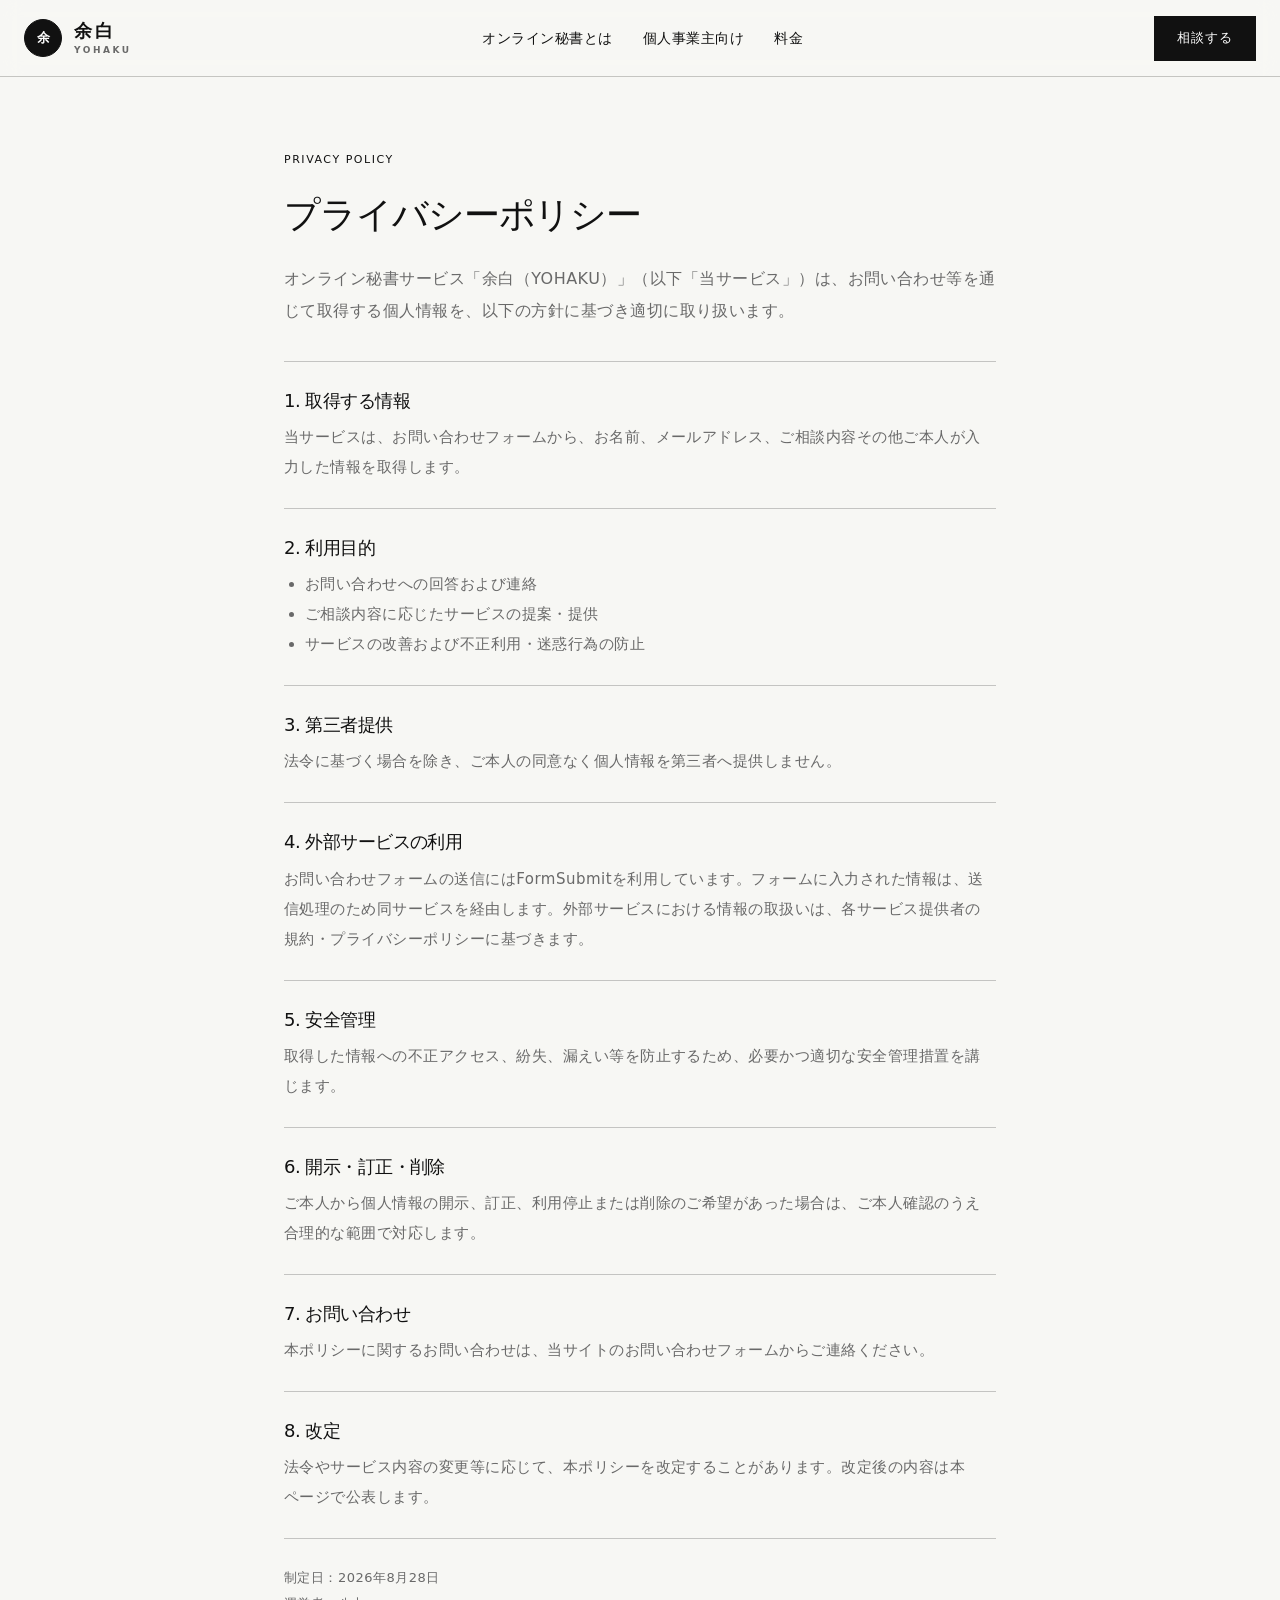
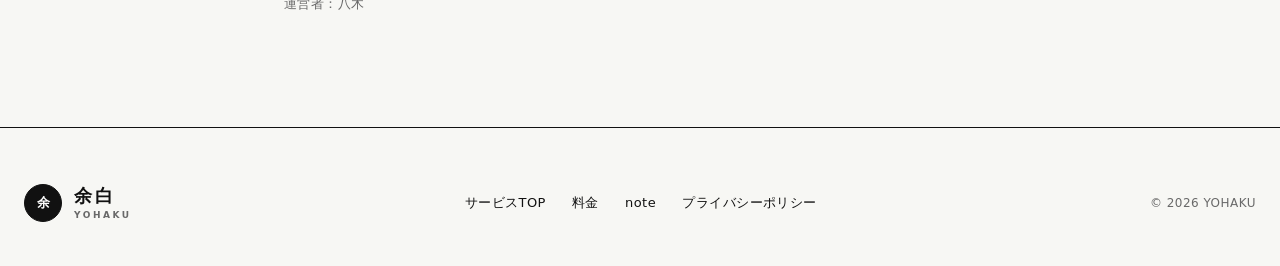
<file: privacy.html>
<!DOCTYPE html>
<html lang="ja">
<head>
  <meta charset="UTF-8" />
  <meta name="viewport" content="width=device-width, initial-scale=1.0" />
  <meta name="robots" content="index, follow" />
  <meta name="referrer" content="strict-origin-when-cross-origin" />
  <meta http-equiv="Content-Security-Policy" content="default-src 'self'; style-src 'self' 'unsafe-inline' https://fonts.googleapis.com; font-src https://fonts.gstatic.com; img-src 'self' data:; object-src 'none'; base-uri 'self'; upgrade-insecure-requests" />
  <link rel="canonical" href="https://ya-gi-chan.github.io/Assistant/privacy.html" />
  <title>プライバシーポリシー｜余白（YOHAKU）</title>
  <meta name="description" content="オンライン秘書サービス「余白（YOHAKU）」のプライバシーポリシーです。" />
  <link rel="preconnect" href="https://fonts.googleapis.com" />
  <link rel="preconnect" href="https://fonts.gstatic.com" crossorigin />
  <link href="https://fonts.googleapis.com/css2?family=Manrope:wght@300;400;500;600&family=Noto+Sans+JP:wght@300;400;500;600&display=swap" rel="stylesheet" />
  <link rel="stylesheet" href="yohaku.css?v=20261105-3" />
</head>
<body>
<header class="header header--read header--line"><div class="container header__inner">
<a class="logo" href="/Assistant/" aria-label="余白 トップへ"><span class="logo__mark">余</span><span>余白<small>YOHAKU</small></span></a>
<nav class="nav" aria-label="メインメニュー"><a href="/Assistant/online-secretary/">オンライン秘書とは</a><a href="/Assistant/small-business/">個人事業主向け</a><a href="/Assistant/price/">料金</a></nav>
<a class="btn btn--sm header__cta" href="/Assistant/#contact">相談する</a>
</div></header>
<main class="policy">
<p class="eyebrow">PRIVACY POLICY</p>
<h1>プライバシーポリシー</h1>
<p class="policy__intro">オンライン秘書サービス「余白（YOHAKU）」（以下「当サービス」）は、お問い合わせ等を通じて取得する個人情報を、以下の方針に基づき適切に取り扱います。</p>
<section><h2>1. 取得する情報</h2><p>当サービスは、お問い合わせフォームから、お名前、メールアドレス、ご相談内容その他ご本人が入力した情報を取得します。</p></section>
        <section><h2>2. 利用目的</h2><ul><li>お問い合わせへの回答および連絡</li><li>ご相談内容に応じたサービスの提案・提供</li><li>サービスの改善および不正利用・迷惑行為の防止</li></ul></section>
        <section><h2>3. 第三者提供</h2><p>法令に基づく場合を除き、ご本人の同意なく個人情報を第三者へ提供しません。</p></section>
        <section><h2>4. 外部サービスの利用</h2><p>お問い合わせフォームの送信にはFormSubmitを利用しています。フォームに入力された情報は、送信処理のため同サービスを経由します。外部サービスにおける情報の取扱いは、各サービス提供者の規約・プライバシーポリシーに基づきます。</p></section>
        <section><h2>5. 安全管理</h2><p>取得した情報への不正アクセス、紛失、漏えい等を防止するため、必要かつ適切な安全管理措置を講じます。</p></section>
        <section><h2>6. 開示・訂正・削除</h2><p>ご本人から個人情報の開示、訂正、利用停止または削除のご希望があった場合は、ご本人確認のうえ合理的な範囲で対応します。</p></section>
        <section><h2>7. お問い合わせ</h2><p>本ポリシーに関するお問い合わせは、当サイトのお問い合わせフォームからご連絡ください。</p></section>
        <section><h2>8. 改定</h2><p>法令やサービス内容の変更等に応じて、本ポリシーを改定することがあります。改定後の内容は本ページで公表します。</p></section>
<p class="policy__date">制定日：2026年8月28日<br />運営者：八木</p>
</main>
<footer class="footer"><div class="container footer__inner">
<a class="logo" href="/Assistant/" aria-label="余白 トップへ"><span class="logo__mark">余</span><span>余白<small>YOHAKU</small></span></a>
<div><a href="/Assistant/">サービスTOP</a><a href="/Assistant/price/">料金</a><a href="https://note.com/roudoungdesu">note</a><a href="/Assistant/privacy.html">プライバシーポリシー</a></div>
<p>© 2026 YOHAKU</p>
</div></footer>
</body>
</html>
</file>
<file: styles.css>
:root{--blue:#6f4e37;--sky:#ead6bd;--cream:#fffaf2;--pink:#e7b99f;--yellow:#d9b27c;--ink:#3f3028;--ink-soft:#74645a;--paper:#fff;--bg-soft:#f5eadc;--line:rgba(111,78,55,.24);--radius:28px;--shadow:0 18px 45px rgba(111,78,55,.12);--sans:"Inter","Noto Sans JP",sans-serif;--jp:"Noto Sans JP",sans-serif}*{box-sizing:border-box}html{scroll-behavior:smooth}body{margin:0;color:var(--ink);background:var(--cream);font-family:var(--jp);font-size:16px;line-height:1.85;-webkit-font-smoothing:antialiased;overflow-x:hidden}body.is-loading{overflow:hidden}a{color:inherit;text-decoration:none}button,input,textarea{font:inherit}.container{width:min(1220px,calc(100% - 72px));margin-inline:auto}.page-loader{position:fixed;inset:0;z-index:9999;display:grid;place-items:center;background:var(--blue);color:#fff;transition:opacity .65s ease,visibility .65s}.page-loader.is-hidden{opacity:0;visibility:hidden}.page-loader__inner{display:grid;place-items:center;gap:10px}.page-loader span{font-family:var(--sans);font-weight:600;letter-spacing:.18em;animation:loadingText 1s ease-in-out infinite}.page-loader img{width:120px;filter:drop-shadow(0 10px 0 rgba(0,0,0,.08));animation:loaderBounce .7s ease-in-out infinite alternate}@keyframes loaderBounce{to{transform:translateY(-14px) rotate(2deg)}}@keyframes loadingText{50%{letter-spacing:.27em}}.header{position:fixed;top:20px;left:0;right:0;z-index:50;pointer-events:none}.header__inner{min-height:72px;padding:10px 14px 10px 18px;display:grid;grid-template-columns:1fr auto 1fr;align-items:center;background:rgba(255,255,255,.94);border:2px solid var(--blue);border-radius:22px;box-shadow:0 10px 0 rgba(111,78,55,.12);backdrop-filter:blur(12px);pointer-events:auto}.logo{display:inline-flex;align-items:center;gap:12px;width:max-content;color:var(--blue);font-size:15px;font-weight:600;line-height:1.2}.logo small{display:block;margin-top:3px;font-family:var(--sans);font-size:8px;letter-spacing:.14em}.logo__mark{display:grid;place-items:center;width:38px;height:38px;border-radius:50%;background:var(--blue);color:#fff;font-family:var(--sans);font-size:17px}.nav{display:flex;align-items:center;gap:25px;color:var(--blue);font-size:11px;font-weight:600}.nav a{position:relative}.nav a:after{content:"";position:absolute;left:0;bottom:-5px;width:0;height:2px;background:var(--blue);transition:.25s}.nav a:hover:after{width:100%}.header__cta{justify-self:end}.nav-toggle{display:none}.btn{display:inline-flex;align-items:center;justify-content:center;gap:24px;min-height:54px;padding:0 28px;border:2px solid var(--blue);border-radius:999px;background:#fff;color:var(--blue);font-family:var(--sans);font-size:12px;font-weight:600;letter-spacing:.04em;cursor:pointer;transition:transform .2s,box-shadow .2s,background .2s}.btn:hover{transform:translateY(-4px);box-shadow:0 8px 0 var(--blue)}.btn--primary,.btn--accent{background:var(--blue);color:#fff}.btn--primary:hover,.btn--accent:hover{background:#fff;color:var(--blue)}.btn--sm{min-height:42px;padding-inline:22px}.hero{position:relative;min-height:100vh;padding:130px 0 0;background:var(--sky);overflow:hidden}.hero__dots{position:absolute;inset:0;background-image:radial-gradient(rgba(111,78,55,.13) 1.2px,transparent 1.2px);background-size:26px 26px;mask-image:linear-gradient(to right,#000,transparent 70%)}.hero__grid{position:relative;z-index:1;min-height:650px;display:grid;grid-template-columns:1fr .9fr;align-items:center;gap:7vw}.hero__copy{padding:60px 0}.kicker,.eyebrow{margin:0 0 25px;color:var(--blue);font-family:var(--sans);font-size:10px;font-weight:600;letter-spacing:.18em;text-transform:uppercase}.hero h1{margin:0;color:var(--blue);font-size:clamp(52px,6vw,92px);font-weight:600;letter-spacing:-.065em;line-height:1.13}.hero h1 em{position:relative;font-style:normal;z-index:1}.hero h1 em:after{content:"";position:absolute;left:-1%;right:-1%;bottom:.08em;height:.22em;background:var(--pink);z-index:-1;transform:rotate(-1deg)}.hero__lead{max-width:650px;margin:35px 0 0;color:#6b594e;font-size:15px;line-height:2}.hero__actions{display:flex;align-items:center;gap:30px;margin-top:38px}.text-link{padding:9px 0;border-bottom:2px solid var(--blue);color:var(--blue);font-size:12px;font-weight:600}.hero__visual{position:relative;min-height:590px;display:grid;place-items:center}.hero__visual:before{content:"";position:absolute;width:min(40vw,510px);aspect-ratio:1;border:2px solid var(--blue);border-radius:48% 52% 46% 54%/55% 42% 58% 45%;background:#fff;animation:morph 8s ease-in-out infinite}.hero__hamster{position:relative;z-index:2;width:min(32vw,410px);filter:drop-shadow(0 18px 0 rgba(111,78,55,.12));animation:hamsterFloat 3.2s ease-in-out infinite}.hero__bubble{position:absolute;z-index:3;padding:9px 18px;border:2px solid var(--blue);border-radius:999px;background:#fff;color:var(--blue);font-size:12px;font-weight:600;animation:floatTag 2.6s ease-in-out infinite}.hero__bubble--one{top:18%;right:2%}.hero__bubble--two{bottom:18%;left:0;animation-delay:-1.1s}.hero__stamp{position:absolute;z-index:3;right:3%;bottom:6%;width:96px;height:96px;display:grid;place-items:center;border-radius:50%;background:var(--yellow);color:var(--blue);font-weight:600;text-align:center;line-height:1.2;transform:rotate(8deg)}.hero__stamp small{font-family:var(--sans);font-size:8px;letter-spacing:.14em}@keyframes hamsterFloat{50%{transform:translateY(-18px) rotate(-2deg)}}@keyframes floatTag{50%{transform:translateY(-10px) rotate(2deg)}}@keyframes morph{0%,100%{border-radius:48% 52% 46% 54%/55% 42% 58% 45%;transform:rotate(0)}50%{border-radius:56% 44% 55% 45%/43% 55% 45% 57%;transform:rotate(5deg)}}.hero__bottom{position:relative;z-index:2;display:grid;grid-template-columns:auto 1fr;align-items:end;width:min(1220px,calc(100% - 72px));margin:auto}.hero__bottom>p{margin:0 40px 25px 0;color:var(--blue);font-family:var(--sans);font-size:9px;font-weight:600;letter-spacing:.18em;writing-mode:vertical-rl}.hero__bottom>p:after{content:"";display:block;width:1px;height:42px;margin:10px auto 0;background:var(--blue)}.hero__facts{display:grid;grid-template-columns:repeat(3,1fr);margin:0;padding:0;border-radius:24px 24px 0 0;background:#fff;list-style:none;overflow:hidden}.hero__facts li{padding:21px 27px}.hero__facts li+li{border-left:1px solid var(--line)}.hero__facts strong{display:block;color:var(--blue);font-family:var(--sans);font-size:18px}.hero__facts span{display:block;color:var(--ink-soft);font-size:10px}.marquee{overflow:hidden;padding:16px 0;background:var(--blue);color:#fff}.marquee>div{display:flex;width:max-content;align-items:center;animation:marquee 24s linear infinite}.marquee span{font-family:var(--sans);font-size:22px;font-weight:600;letter-spacing:.04em}.marquee i{margin:0 34px;color:var(--yellow);font-size:11px}@keyframes marquee{to{transform:translateX(-50%)}}.intro,.services,.profile,.works,.flow,.faq{padding:clamp(90px,10vw,150px) 0}.intro__grid{display:grid;grid-template-columns:1fr 1fr;gap:9vw}.intro h2,.section-heading h2,.strength h2,.profile h2,.voices h2,.contact h2,.faq h2{margin:0;color:var(--blue);font-size:clamp(38px,4.8vw,68px);font-weight:600;letter-spacing:-.05em;line-height:1.3}.intro__text{padding:45px;border:2px solid var(--blue);border-radius:var(--radius);background:#fff;box-shadow:10px 10px 0 var(--pink)}.intro__text p{margin:0 0 20px}.section-soft{background:var(--bg-soft)}.pain,.pricing{padding:clamp(90px,10vw,150px) 0}.eyebrow--center,.section-title,.section-lead{text-align:center}.section-title{margin:0;color:var(--blue);font-size:clamp(40px,5vw,70px);font-weight:600;letter-spacing:-.05em}.section-lead{max-width:700px;margin:25px auto 0;color:var(--ink-soft)}.pain__grid{display:grid;grid-template-columns:repeat(3,1fr);gap:20px;margin-top:65px}.pain article{min-height:310px;padding:28px;border:2px solid var(--blue);border-radius:var(--radius);background:#fff;transition:transform .3s}.pain article:nth-child(2){background:var(--yellow);transform:rotate(-1.5deg)}.pain article:hover{transform:translateY(-10px) rotate(1deg)}.pain article span,.service-list__num,.work-card__no{font-family:var(--sans);font-size:10px;font-weight:600;letter-spacing:.14em}.pain h3{margin:85px 0 15px;color:var(--blue);font-size:23px}.pain p{margin:0;color:var(--ink-soft);font-size:13px}.section-heading{display:grid;grid-template-columns:1.4fr .65fr;align-items:end;gap:7vw;margin-bottom:60px}.section-heading>p{margin:0;color:var(--ink-soft);font-size:14px}.service-list{border-top:2px solid var(--blue)}.service-list article{display:grid;grid-template-columns:70px 1fr auto;gap:25px;align-items:center;padding:36px 12px;border-bottom:2px solid var(--blue);transition:padding .25s,background .25s}.service-list article:hover{padding-left:28px;padding-right:28px;background:var(--sky)}.service-list h3{margin:0 0 7px;color:var(--blue);font-size:25px}.service-list p{margin:0;color:var(--ink-soft);font-size:13px}.service-list article>span{font-family:var(--sans);font-size:9px;font-weight:600;letter-spacing:.16em}.service-note{color:var(--ink-soft);font-size:11px}.section-dark{background:var(--blue);color:#fff}.strength{padding:clamp(90px,10vw,150px) 0}.strength__grid{display:grid;grid-template-columns:1fr 1fr;gap:9vw}.strength h2,.voices h2,.contact h2{color:#fff}.eyebrow--light{color:var(--yellow)}.strength__items article{display:grid;grid-template-columns:55px 1fr;gap:20px;padding:28px 0;border-bottom:1px solid rgba(255,255,255,.35)}.strength__items strong{font-family:var(--sans);font-size:10px}.strength__items h3{margin:0 0 8px;font-size:20px}.strength__items p{margin:0;color:#f2e5d6;font-size:13px}.profile__grid{display:grid;grid-template-columns:.75fr 1.25fr;gap:8vw}.profile__portrait{position:relative;min-height:620px;padding:28px;border:2px solid var(--blue);border-radius:48% 48% 24px 24px;background:var(--sky);display:flex;flex-direction:column;justify-content:space-between;overflow:hidden}.profile__portrait>span{color:var(--blue);font-family:var(--sans);font-size:clamp(190px,25vw,370px);line-height:.8;letter-spacing:-.13em}.profile__portrait p{color:var(--blue);font-family:var(--sans);font-weight:600}.profile__content{align-self:center}.profile__content>p:not(.eyebrow){max-width:680px;margin:25px 0;color:#6b594e}.profile__meta{margin:40px 0 0;border-top:2px solid var(--blue)}.profile__meta div{display:grid;grid-template-columns:120px 1fr;padding:16px 0;border-bottom:1px solid var(--line)}.profile__meta dt{color:var(--blue);font-family:var(--sans);font-size:10px;font-weight:600}.profile__meta dd{margin:0;font-size:13px}.works{background:var(--sky)}.works__grid{display:grid;grid-template-columns:repeat(2,1fr);gap:20px}.work-card{position:relative;min-height:370px;padding:32px;border:2px solid var(--blue);border-radius:var(--radius);background:#fff;transition:transform .3s}.work-card:hover{transform:translateY(-8px)}.work-card--large{grid-row:span 2;min-height:760px;background:var(--yellow)}.work-card__tag{color:var(--blue);font-family:var(--sans);font-size:9px;font-weight:600;letter-spacing:.15em}.work-card__no{position:absolute;right:30px;top:30px}.work-card h3{margin:120px 0 22px;color:var(--blue);font-size:clamp(26px,3vw,43px);line-height:1.35}.work-card:not(.work-card--large) h3{margin-top:100px;font-size:27px}.work-card p{color:var(--ink-soft);font-size:13px}.work-card ul{margin:35px 0 0;padding:0;border-top:1px solid var(--blue);list-style:none}.work-card li{padding:10px 0;border-bottom:1px solid var(--blue);font-size:11px}.voices{padding:clamp(90px,10vw,150px) 0}.voices__head{display:grid;grid-template-columns:1fr .7fr;gap:7vw;align-items:end}.voices__head>p{color:#f2e5d6}.voices__grid{display:grid;grid-template-columns:repeat(3,1fr);gap:18px;margin-top:60px}.voices figure{display:flex;flex-direction:column;justify-content:space-between;min-height:370px;margin:0;padding:28px;border:2px solid #fff;border-radius:var(--radius);background:#fff;color:var(--ink)}.voices figure:nth-child(2){background:var(--pink);transform:rotate(1deg)}.voices blockquote{margin:0;font-size:17px}.voices figcaption{display:flex;gap:16px}.voices figcaption strong,.voices figcaption small{display:block}.voices__note{color:#f2e5d6;font-size:10px}.plan-intro{display:grid;grid-template-columns:1fr 1fr;gap:18px;max-width:1000px;margin:65px auto 0}.plan-intro article{display:grid;grid-template-columns:45px 1fr;gap:18px;padding:26px;border:2px solid var(--blue);border-radius:var(--radius);background:#fff}.plan-intro span,.price-block__head span{color:var(--blue);font-family:var(--sans);font-size:10px;font-weight:600}.plan-intro h3{margin:0;color:var(--blue)}.plan-intro p{margin:5px 0 0;color:var(--ink-soft);font-size:12px}.price-block{max-width:1100px;margin:75px auto 0}.price-block__head{display:flex;align-items:end;justify-content:space-between;margin-bottom:18px}.price-block__head h3{margin:5px 0 0;color:var(--blue);font-size:32px}.price-block__head p{color:var(--ink-soft);font-size:12px}.price-cards{display:grid;grid-template-columns:repeat(4,1fr);gap:12px}.price-cards article{position:relative;padding:28px 20px;border:2px solid var(--blue);border-radius:22px;background:#fff}.price-cards .is-recommended{background:var(--yellow);transform:translateY(-10px)}.price-cards p{margin:0 0 30px}.price-cards strong{display:block;color:var(--blue);font-family:var(--sans);font-size:28px;white-space:nowrap}.price-cards strong small{font-family:var(--jp);font-size:9px}.price-cards article div{color:var(--ink-soft);font-size:11px}.price-cards b{position:absolute;right:12px;top:12px;padding:4px 10px;border-radius:99px;background:var(--blue);color:#fff;font-size:8px}.variable-table{overflow:hidden;border:2px solid var(--blue);border-radius:22px;background:#fff}.variable-table>div{display:grid;grid-template-columns:1fr 1fr;padding:17px 24px;border-bottom:1px solid var(--line)}.variable-table__head{background:var(--blue);color:#fff}.price-notes{max-width:900px;margin:45px auto;color:var(--ink-soft);font-size:12px}.center{text-align:center}.flow__list{display:grid;grid-template-columns:repeat(4,1fr);gap:16px;margin:60px 0 0;padding:0;list-style:none}.flow__list li{min-height:260px;padding:25px;border:2px solid var(--blue);border-radius:var(--radius);background:#fff}.flow__list li:nth-child(even){background:var(--sky);transform:translateY(20px)}.flow__list span{color:var(--blue);font-family:var(--sans);font-size:10px}.flow__list h3{margin:75px 0 10px;color:var(--blue)}.flow__list p{color:var(--ink-soft);font-size:12px}.faq__inner{display:grid;grid-template-columns:.7fr 1.3fr;gap:9vw}.faq__list{border-top:2px solid var(--blue)}.faq details{border-bottom:2px solid var(--blue)}.faq summary{position:relative;padding:23px 35px 23px 0;color:var(--blue);font-weight:600;cursor:pointer;list-style:none}.faq summary:after{content:"＋";position:absolute;right:0}.faq details[open] summary:after{content:"−"}.faq details p{margin:0;padding:0 30px 24px 0;color:var(--ink-soft);font-size:13px}.contact{padding:clamp(90px,10vw,150px) 0;background:var(--blue);color:#fff}.contact__grid{display:grid;grid-template-columns:1fr 1fr;gap:9vw}.contact__copy>p:not(.eyebrow){color:#f2e5d6}.contact__copy ul{padding:0;list-style:none}.contact-form{padding:38px;border-radius:var(--radius);background:#fff;color:var(--ink);box-shadow:10px 10px 0 var(--yellow)}.contact-form>label{display:block;margin-bottom:20px;font-size:12px}.contact-form label>span{font-size:9px}.contact-form input[type=text],.contact-form input[type=email],.contact-form textarea{display:block;width:100%;margin-top:7px;padding:12px;border:2px solid var(--blue);border-radius:12px;background:#fffaf2;outline:0}.privacy-check{display:flex!important;gap:10px}.privacy-check a{text-decoration:underline}.contact-form .btn{width:100%}.hp-field{position:absolute!important;left:-9999px!important}.form-message{font-size:12px}.footer{padding:34px 0;background:var(--cream)}.footer__inner{display:grid;grid-template-columns:1fr auto auto;align-items:center;gap:50px}.footer__inner>div{display:flex;gap:22px;color:var(--blue);font-size:11px}.footer__inner>p{font-family:var(--sans);font-size:9px}.reveal{opacity:0;transform:translateY(45px);transition:opacity .75s ease,transform .75s cubic-bezier(.2,.75,.25,1)}.reveal.is-visible{opacity:1;transform:none}.reveal-stagger>*{opacity:0;transform:translateY(30px);transition:opacity .6s ease,transform .6s ease}.reveal-stagger.is-visible>*{opacity:1;transform:none}.reveal-stagger.is-visible>*:nth-child(2){transition-delay:.1s}.reveal-stagger.is-visible>*:nth-child(3){transition-delay:.2s}.reveal-stagger.is-visible>*:nth-child(4){transition-delay:.3s}.reveal-stagger.is-visible>*:nth-child(5){transition-delay:.4s}@media(prefers-reduced-motion:reduce){*,*:before,*:after{animation-duration:.01ms!important;animation-iteration-count:1!important;scroll-behavior:auto!important}.reveal,.reveal-stagger>*{opacity:1;transform:none}}.privacy-page{min-height:70vh;padding:130px 0 80px}.policy{padding:130px 0 90px}.policy__box{border-radius:var(--radius)!important;box-shadow:var(--shadow)!important}
@media(max-width:960px){.container{width:calc(100% - 40px)}.header{top:10px}.header__inner{grid-template-columns:1fr auto}.nav,.header__cta{display:none}.nav-toggle{display:flex;flex-direction:column;gap:5px;padding:10px;border:0;background:none}.nav-toggle span{width:22px;height:2px;background:var(--blue)}.nav.is-open{position:absolute;left:20px;right:20px;top:78px;display:flex;flex-direction:column;align-items:flex-start;padding:25px;border:2px solid var(--blue);border-radius:20px;background:#fff;box-shadow:0 8px 0 rgba(111,78,55,.15)}.hero__grid,.intro__grid,.strength__grid,.profile__grid,.faq__inner,.contact__grid{grid-template-columns:1fr}.hero__grid{padding-top:30px}.hero__copy{padding-bottom:0}.hero__visual{min-height:540px}.hero__hamster{width:min(55vw,400px)}.hero__visual:before{width:min(70vw,510px)}.hero__bottom{width:calc(100% - 40px)}.section-heading,.voices__head{grid-template-columns:1fr;gap:20px}.price-cards{grid-template-columns:repeat(2,1fr)}.flow__list{grid-template-columns:repeat(2,1fr)}.footer__inner{grid-template-columns:1fr}.footer__inner>div{flex-wrap:wrap}}
@media(max-width:640px){body{font-size:14px}.container{width:calc(100% - 28px)}.header__inner{min-height:62px}.hero{padding-top:95px}.hero__grid{min-height:auto}.hero h1{font-size:45px}.hero__lead{font-size:13px}.hero__actions{align-items:stretch;flex-direction:column;gap:12px}.hero__visual{min-height:420px}.hero__hamster{width:70vw}.hero__visual:before{width:82vw}.hero__bubble--one{right:0}.hero__bottom{width:calc(100% - 28px);grid-template-columns:1fr}.hero__bottom>p{display:none}.hero__facts{grid-template-columns:1fr;border-radius:20px 20px 0 0}.hero__facts li+li{border-left:0;border-top:1px solid var(--line)}.marquee span{font-size:17px}.intro__text{padding:28px}.pain__grid,.works__grid,.voices__grid,.plan-intro{grid-template-columns:1fr}.pain article:nth-child(2),.voices figure:nth-child(2){transform:none}.service-list article{grid-template-columns:45px 1fr}.service-list article>span{display:none}.profile__portrait{min-height:440px}.work-card--large{grid-row:auto;min-height:600px}.price-block__head{display:block}.price-cards,.flow__list{grid-template-columns:1fr}.price-cards .is-recommended,.flow__list li:nth-child(even){transform:none}.variable-table>div{grid-template-columns:1fr;gap:5px}.contact-form{padding:25px 18px}.footer__inner{gap:22px}}
</file>
<file: brand.css>
/* YOHAKU — monochrome editorial identity */
:root{--blue:#111;--sky:#ededeb;--cream:#f7f7f4;--pink:#ddd;--yellow:#111;--ink:#111;--ink-soft:#696969;--bg-soft:#ededeb;--line:rgba(17,17,17,.22);--radius:0;--shadow:none}
*{border-radius:0!important}
html{scroll-behavior:smooth}body{background:var(--cream);color:var(--ink);font-family:"Noto Sans JP",sans-serif;letter-spacing:.025em}.container{width:min(1240px,calc(100% - 96px))}
.scroll-progress{position:fixed;z-index:110;top:0;left:0;width:100%;height:3px;background:#111;transform:scaleX(0);transform-origin:left;will-change:transform}
.header{top:0;padding:0;background:transparent}.header__inner{width:100%;max-width:none;min-height:86px;padding:0 42px;border:0;border-bottom:1px solid var(--line);background:rgba(247,247,244,.88);box-shadow:none;backdrop-filter:blur(14px)}.header.is-scrolled .header__inner{min-height:66px}.logo{gap:14px;font-size:18px;font-weight:600;letter-spacing:.18em}.logo__mark{width:34px;height:34px;border:1px solid #111;border-radius:50%!important;background:#111;color:#fff;font-family:serif;font-size:14px}.logo small{font-size:7px;letter-spacing:.42em}.nav{gap:30px;font-size:12px;letter-spacing:.08em}.nav a:after{height:1px;background:#111}.header__cta{background:#111;color:#fff}
.btn{min-height:58px;padding:0 27px;border:1px solid #111;background:transparent;color:#111;font-size:13px;letter-spacing:.08em;transition:background .35s,color .35s,transform .35s}.btn:hover{transform:translate(5px,-5px);box-shadow:-5px 5px 0 #111}.btn--primary,.btn--accent{background:#111;color:#fff}.btn--primary:hover,.btn--accent:hover{background:#fff;color:#111}.btn--sm{min-height:45px}.text-link{border-bottom:1px solid #111;color:#111}
.hero{position:relative;min-height:100svh;padding:86px 0 0;overflow:hidden;background:var(--cream)}.hero__dots{display:none}.hero__grid{width:100%;max-width:none;min-height:calc(100svh - 180px);grid-template-columns:56% 44%;gap:0}.hero__copy{display:flex;flex-direction:column;justify-content:center;padding:8vh 6vw 7vh;border-right:1px solid var(--line)}.kicker,.eyebrow{font-size:10px;font-weight:600;letter-spacing:.26em}.hero h1{margin-top:7vh;font-family:"Noto Sans JP",sans-serif;font-size:clamp(56px,6.5vw,104px)!important;font-weight:500;line-height:1.12;letter-spacing:-.075em}.hero h1 span,.hero h1 em{display:inline-block;animation:hero-rise 1.1s cubic-bezier(.16,1,.3,1) both}.hero h1 em{animation-delay:.13s;font-style:normal}.hero h1 em:after{display:none}.hero__lead{max-width:600px;margin-top:5vh;font-size:14px;line-height:2.1}.hero__actions{margin-top:5vh}.hero__visual{position:relative;min-height:100%;overflow:hidden;background:#111;color:#fff}.hero__visual:before{content:"";position:absolute;inset:0;background:linear-gradient(120deg,transparent 0 48%,rgba(255,255,255,.06) 49%,transparent 50%);background-size:280% 100%;animation:sweep 8s linear infinite}.hero__vertical{position:absolute;top:38px;right:28px;margin:0;font-size:9px;line-height:1.8;letter-spacing:.2em;writing-mode:vertical-rl}.hero__monogram{--mouse-x:0px;--mouse-y:0px;position:absolute;top:50%;left:50%;width:min(28vw,390px);aspect-ratio:1;border:1px solid rgba(255,255,255,.32);border-radius:50%!important;transform:translate(calc(-50% + var(--mouse-x)),calc(-50% + var(--mouse-y)));transition:transform .5s cubic-bezier(.2,.8,.2,1);animation:orbit 16s linear infinite}.hero__monogram:before,.hero__monogram:after{content:"";position:absolute;background:rgba(255,255,255,.3)}.hero__monogram:before{top:50%;left:-12%;width:124%;height:1px}.hero__monogram:after{top:-12%;left:50%;width:1px;height:124%}.hero__monogram span{position:absolute;inset:0;display:grid;place-items:center;font-family:serif;font-size:clamp(120px,17vw,260px);font-weight:400;animation:counter-orbit 16s linear infinite}.hero__word{position:absolute;bottom:34px;left:34px;right:34px;display:flex;justify-content:space-between;border-top:1px solid rgba(255,255,255,.35);padding-top:13px;font-size:12px;letter-spacing:.15em}.hero__word span{animation:letter-jump 3.6s ease-in-out infinite}.hero__word span:nth-child(2){animation-delay:.15s}.hero__word span:nth-child(3){animation-delay:.3s}.hero__word span:nth-child(4){animation-delay:.45s}.hero__word span:nth-child(5){animation-delay:.6s}.hero__word span:nth-child(6){animation-delay:.75s}.hero__index{position:absolute;left:28px;top:30px;margin:0;font-size:10px;letter-spacing:.18em}.hero__bottom{width:100%;min-height:94px;margin:0;padding-left:6vw;border-top:1px solid var(--line);background:var(--cream)}.hero__bottom>p{font-size:9px;letter-spacing:.24em}.hero__facts{height:94px;border:0;border-left:1px solid var(--line);background:transparent}.hero__facts li{padding:20px 30px;border-color:var(--line)}.hero__facts strong{font-size:16px}.hero__facts span{font-size:10px}
.marquee{padding:17px 0;border-bottom:1px solid #111;background:var(--cream);color:#111}.marquee div{animation-duration:28s}.marquee span{font-size:13px;font-weight:500;letter-spacing:.2em}.marquee i{color:#111;font-size:6px}
.intro,.services,.profile,.works,.flow,.faq,.pain,.pricing,.strength,.voices,.contact{padding:clamp(110px,12vw,190px) 0}.intro__grid,.strength__grid,.profile__grid,.contact__grid{gap:10vw}.intro h2,.section-heading h2,.strength h2,.profile h2,.voices h2,.contact h2,.faq h2,.section-title{font-weight:500;line-height:1.45;letter-spacing:-.045em}.intro h2,.strength h2,.contact h2{font-size:clamp(40px,5vw,72px)}.intro__text{padding:0 0 0 55px;border:0;border-left:1px solid #111;background:transparent;box-shadow:none}.intro__text p{line-height:2.15}
.section-soft,.works{background:#e9e9e6}.pain__grid{gap:0;margin-top:80px;border-top:1px solid #111}.pain article{min-height:350px;padding:34px;border:0;border-right:1px solid var(--line);background:transparent}.pain article:last-child{border-right:0}.pain article:nth-child(2){background:transparent;transform:none}.pain article:hover{background:#111;color:#fff;transform:none}.pain article span{font-size:10px}.pain article h3{margin-top:auto;padding-top:120px}
.section-heading{margin-bottom:80px}.service-list{border-top:1px solid #111}.service-list article{padding:42px 6px;border-bottom:1px solid var(--line);transition:padding .45s,background .45s,color .45s}.service-list article:hover{padding-left:28px;background:#111;color:#fff}.service-list article>span{font-size:9px;letter-spacing:.18em}
.section-dark{background:#111;color:#fff}.strength__items article{padding:40px 0;border-color:rgba(255,255,255,.24)}.strength__items article strong{font-weight:400}.profile__portrait{min-height:640px;border:1px solid #111;background:#111;color:#fff}.profile__portrait:before{content:"YOHAKU";position:absolute;top:28px;left:28px;font-size:10px;letter-spacing:.24em}.profile__portrait span{font-family:serif;font-size:clamp(180px,23vw,360px);font-weight:400}.profile__portrait p{left:30px;bottom:28px;color:#fff}
.works__grid{gap:1px;background:#111;border:1px solid #111}.work-card,.work-card--large{padding:38px;border:0;background:var(--cream)}.work-card--large{background:#111;color:#fff}.work-card:hover{transform:none;background:#dcdcd8}.work-card--large:hover{background:#222}.work-card__tag{border-color:currentColor;background:transparent}.work-card__no{font-weight:400}
.voices__grid{gap:1px;margin-top:80px;background:#fff}.voices figure,.voices figure:nth-child(2){border:0;background:#111;color:#fff;transform:none}.voices figure blockquote:before{color:#777}.plan-intro{gap:1px;margin-top:80px;background:#111}.plan-intro article,.price-cards article,.flow__list li{border:1px solid #111;background:var(--cream)}.price-block{margin-top:95px}.price-cards{gap:1px;background:#111}.price-cards .is-recommended{background:#111;color:#fff;transform:none}.variable-table{border:1px solid #111}.variable-table>div{border-color:var(--line)}.flow__list{gap:0;margin-top:80px;border-top:1px solid #111}.flow__list li,.flow__list li:nth-child(even){border-width:0 0 1px;background:transparent;transform:none}.flow__list li:hover{background:#111;color:#fff}
.faq__list,.faq details{border-color:#111;border-width:1px}.contact{background:#111;color:#fff}.contact-form{padding:48px;border:1px solid #fff;background:#111;box-shadow:none}.contact-form input[type=text],.contact-form input[type=email],.contact-form textarea{border:0;border-bottom:1px solid rgba(255,255,255,.55);background:transparent;color:#fff}.contact-form label,.contact-form a{color:#fff}.contact .btn--accent{border-color:#fff;background:#fff;color:#111}.footer{padding:52px 0;border-top:1px solid #111;background:var(--cream)}
/* Dark surfaces: explicitly override the older component colors for reliable contrast. */
.pain article:hover,.pain article:hover h3,.pain article:hover p,.pain article:hover span{color:#fff}
.pain article:hover p{color:#d7d7d7}
.service-list article:hover,.service-list article:hover h3,.service-list article:hover .service-list__num,.service-list article:hover>span{color:#fff}
.service-list article:hover p{color:#d7d7d7}
.work-card--large,.work-card--large .work-card__tag,.work-card--large .work-card__no,.work-card--large h3,.work-card--large li{color:#fff}
.work-card--large p{color:#d7d7d7}.work-card--large ul,.work-card--large li{border-color:rgba(255,255,255,.42)}
.price-cards .is-recommended,.price-cards .is-recommended p,.price-cards .is-recommended strong,.price-cards .is-recommended strong small{color:#fff}
.price-cards .is-recommended div{color:#d7d7d7}.price-cards .is-recommended b{background:#fff;color:#111}
.flow__list li:hover,.flow__list li:hover span,.flow__list li:hover h3{color:#fff}.flow__list li:hover p{color:#d7d7d7}
.page-loader{z-index:1000;background:#111;color:#fff;transition:transform 1s cubic-bezier(.77,0,.18,1),visibility 1s}.page-loader.is-hidden{transform:translateY(-100%);opacity:1}.page-loader__inner{display:flex;width:min(560px,80vw);flex-direction:column;gap:18px;align-items:stretch}.page-loader__brand{font-family:"Inter",sans-serif;font-size:clamp(44px,9vw,120px);font-weight:500;line-height:1;letter-spacing:-.07em}.page-loader__line{display:block;width:100%;height:1px;background:rgba(255,255,255,.35);overflow:hidden}.page-loader__line:after{content:"";display:block;width:100%;height:100%;background:#fff;transform:translateX(-100%);animation:load-line 1.15s cubic-bezier(.16,1,.3,1) forwards}.page-loader small{font-size:8px;letter-spacing:.32em}.reveal{transform:translateY(55px);transition-duration:1.1s}.reveal-stagger>*{transform:translateY(50px);transition-duration:.9s}
@keyframes hero-rise{from{opacity:0;transform:translateY(60px);clip-path:inset(100% 0 0)}to{opacity:1;transform:none;clip-path:inset(0)}}@keyframes sweep{to{background-position:-280% 0}}@keyframes orbit{to{rotate:360deg}}@keyframes counter-orbit{to{rotate:-360deg}}@keyframes letter-jump{0%,70%,100%{transform:translateY(0)}80%{transform:translateY(-8px)}}@keyframes load-line{to{transform:translateX(0)}}
@media(max-width:960px){.container{width:calc(100% - 56px)}.header__inner{padding:0 28px}.hero__grid{grid-template-columns:1fr}.hero__copy{min-height:680px;padding:100px 28px 70px;border-right:0}.hero__visual{min-height:620px}.hero__monogram{width:min(64vw,430px)}.hero__bottom{padding-left:28px}.intro__grid,.strength__grid,.profile__grid,.faq__inner,.contact__grid{gap:70px}}
@media(max-width:640px){.container{width:calc(100% - 32px)}.header__inner{min-height:68px;padding:0 16px}.header__cta{display:none}.logo{font-size:15px}.hero{padding-top:68px}.hero__copy{min-height:650px;padding:78px 16px 55px}.hero h1{margin-top:52px;font-size:46px!important}.hero__lead{font-size:13px}.hero__actions{align-items:flex-start}.hero__visual{min-height:520px}.hero__monogram{width:74vw}.hero__monogram span{font-size:48vw}.hero__bottom{display:none}.intro,.services,.profile,.works,.flow,.faq,.pain,.pricing,.strength,.voices,.contact{padding:95px 0}.intro__text{padding:36px 0 0;border-left:0;border-top:1px solid #111}.section-heading{margin-bottom:52px}.pain__grid{display:block;margin-top:50px}.pain article{min-height:auto;border-right:0;border-bottom:1px solid #111}.pain article h3{padding-top:60px}.profile__portrait{min-height:480px}.voices__grid{margin-top:50px}.contact-form{padding:28px 18px}}
@media(prefers-reduced-motion:reduce){*,*:before,*:after{animation-duration:.01ms!important;animation-iteration-count:1!important;scroll-behavior:auto!important}}

/* Typography system inspired by contemporary Japanese architecture studios. */
body{font-family:"Manrope","Noto Sans JP",sans-serif;font-weight:400;letter-spacing:.012em}
.logo{font-family:"Manrope","Noto Sans JP",sans-serif;font-weight:500;letter-spacing:.16em}.logo__mark{font-family:"Noto Sans JP",sans-serif;font-size:13px;font-weight:400}.logo small,.nav,.btn,.kicker,.eyebrow,.hero__vertical,.hero__word,.hero__index,.hero__bottom>p,.marquee{font-family:"Manrope","Noto Sans JP",sans-serif}
.nav,.btn,.kicker,.eyebrow{font-weight:500}.nav{letter-spacing:.04em}.kicker,.eyebrow{letter-spacing:.25em}
.hero h1{font-family:"Noto Sans JP",sans-serif;font-weight:400;line-height:1.1;letter-spacing:-.08em}.hero__lead{max-width:620px;font-weight:400;line-height:2.15;letter-spacing:.02em}.hero__monogram span{font-family:"Noto Sans JP",sans-serif;font-weight:300}.hero__facts strong{font-weight:500}
.intro h2,.section-heading h2,.strength h2,.profile h2,.voices h2,.contact h2,.faq h2,.section-title{font-family:"Noto Sans JP",sans-serif;font-weight:400;line-height:1.4;letter-spacing:-.05em}
.service-list h3,.pain h3,.work-card h3,.price-block__head h3,.plan-intro h3,.flow__list h3{font-family:"Noto Sans JP",sans-serif;font-weight:500;letter-spacing:-.035em}
.intro__text p,.profile__content>p:not(.eyebrow),.work-card p,.service-list p{line-height:2.05}

/* Apply the new type system to every small label and supporting line. */
:root{--sans:"Manrope","Noto Sans JP",sans-serif;--jp:"Noto Sans JP",sans-serif}
small,label,input,textarea,button,.service-note,.voices__note,.price-notes,.work-card__tag,.work-card__no,.service-list__num,.price-block__head span,.plan-intro span,.profile__meta dt,.profile__meta dd{font-family:"Manrope","Noto Sans JP",sans-serif}
.contact__grid{grid-template-columns:minmax(0,1fr) minmax(480px,1fr);gap:7vw}.contact__copy h2{font-size:clamp(42px,4.2vw,64px);line-height:1.32;white-space:nowrap}.contact__copy>p:not(.eyebrow){max-width:520px;margin-top:38px;font-size:14px;line-height:2.1}.contact__copy ul{display:grid;gap:13px;margin-top:36px}.contact__copy li{position:relative;padding-left:20px;font-family:"Manrope","Noto Sans JP",sans-serif;font-size:14px;letter-spacing:.015em}.contact__copy li:before{content:"";position:absolute;left:0;top:.78em;width:7px;height:1px;background:#fff}
@media(max-width:960px){.contact__grid{grid-template-columns:1fr;gap:60px}.contact__copy h2{white-space:normal}}
@media(max-width:640px){.contact__copy h2{font-size:42px;line-height:1.35}.contact__copy>p:not(.eyebrow),.contact__copy li{font-size:13px}}

/* Long-form sales story for solo business owners */
.owner-letter{padding:clamp(120px,13vw,200px) 0;background:var(--cream)}.owner-letter h2{margin:0;font-family:"Noto Sans JP",sans-serif;font-weight:400;line-height:1.4;letter-spacing:-.05em}.owner-letter__intro{display:grid;grid-template-columns:.6fr 1.4fr;gap:8vw;padding-bottom:100px;border-bottom:1px solid #111}.owner-letter__intro h2{font-size:clamp(40px,5vw,72px)}.owner-letter__intro>div>p{max-width:760px;margin:38px 0 0;line-height:2.2;color:var(--ink-soft)}
.owner-checks{display:grid;grid-template-columns:.65fr 1.35fr;gap:8vw;padding:100px 0;border-bottom:1px solid #111}.owner-checks__lead{margin:0;font-size:clamp(26px,3vw,40px);line-height:1.6;letter-spacing:-.035em}.owner-checks ol{margin:0;padding:0;border-top:1px solid #111;list-style:none}.owner-checks li{display:grid;grid-template-columns:56px 1fr;align-items:center;gap:20px;padding:22px 0;border-bottom:1px solid var(--line);font-size:17px}.owner-checks li span{font-family:"Manrope",sans-serif;font-size:9px;letter-spacing:.16em}
.owner-letter__message{max-width:920px;margin:0 auto;padding:120px 0;text-align:center}.owner-letter__message p{margin:0 0 25px;color:var(--ink-soft)}.owner-letter__message strong{font-size:clamp(27px,3.2vw,46px);font-weight:400;line-height:1.65;letter-spacing:-.035em}
.owner-letter__solution{display:grid;grid-template-columns:1fr 1fr;gap:9vw;padding:110px 0 80px;border-top:1px solid #111}.owner-letter__solution h2{font-size:clamp(38px,4.5vw,64px)}.owner-letter__body{padding:42px 0 0}.owner-letter__body p{margin:0 0 25px;line-height:2.2;color:var(--ink-soft)}
.compare-grid{display:grid;grid-template-columns:1fr 1fr;gap:1px;margin-bottom:140px;border:1px solid #111;background:#111}.compare-grid article{padding:48px;background:var(--cream)}.compare-grid article>p{font-family:"Manrope",sans-serif;font-size:9px;letter-spacing:.22em}.compare-grid h3{margin:55px 0 28px;font-size:25px;font-weight:500}.compare-grid ul{margin:0;padding:0;border-top:1px solid var(--line);list-style:none}.compare-grid li{padding:14px 0;border-bottom:1px solid var(--line);font-size:13px}.compare-grid__yohaku{background:#111!important;color:#fff}.compare-grid__yohaku ul,.compare-grid__yohaku li{border-color:rgba(255,255,255,.28)}
.owner-letter__future{padding-top:120px;border-top:1px solid #111}.owner-letter__future>h2{font-size:clamp(40px,5vw,72px)}.future-grid{display:grid;grid-template-columns:repeat(4,1fr);margin-top:75px;border:1px solid #111}.future-grid article{min-height:310px;padding:28px;border-right:1px solid #111}.future-grid article:last-child{border-right:0}.future-grid span{font-family:"Manrope",sans-serif;font-size:9px;letter-spacing:.15em}.future-grid h3{margin:100px 0 15px;font-size:20px}.future-grid p{margin:0;color:var(--ink-soft);font-size:12px;line-height:1.9}
.owner-letter__closing{max-width:950px;margin:150px auto 0;text-align:center}.owner-letter__closing>p:first-child{font-size:15px}.owner-letter__closing h2{margin:28px 0;font-size:clamp(42px,5.3vw,76px)}.owner-letter__closing>p:not(:first-child){max-width:690px;margin:0 auto 42px;color:var(--ink-soft);line-height:2.2}
@media(max-width:960px){.owner-letter__intro,.owner-checks,.owner-letter__solution{grid-template-columns:1fr;gap:50px}.future-grid{grid-template-columns:repeat(2,1fr)}.future-grid article:nth-child(2){border-right:0}.future-grid article:nth-child(-n+2){border-bottom:1px solid #111}}
@media(max-width:640px){.owner-letter{padding:95px 0}.owner-letter__intro{padding-bottom:70px}.owner-letter__intro h2,.owner-letter__solution h2,.owner-letter__future>h2{font-size:38px}.owner-checks{padding:70px 0}.owner-checks li{grid-template-columns:38px 1fr;gap:10px;padding:18px 0;font-size:14px}.owner-letter__message{padding:85px 0}.owner-letter__solution{padding:80px 0 60px}.compare-grid{grid-template-columns:1fr;margin-bottom:95px}.compare-grid article{padding:30px 24px}.future-grid{grid-template-columns:1fr;margin-top:50px}.future-grid article,.future-grid article:nth-child(2){min-height:240px;border-right:0;border-bottom:1px solid #111}.future-grid article:last-child{border-bottom:0}.future-grid h3{margin-top:70px}.owner-letter__closing{margin-top:95px}.owner-letter__closing h2{font-size:40px}}

/* Typesetting: break Japanese at phrase boundaries, balance headings, avoid orphan characters */
h1,h2,h3,.owner-checks__lead,.owner-letter__message strong,.hero__lead,.section-lead,.section-heading>p,.owner-checks li,.compare-grid li,.future-grid p,.flow__list p,.faq summary{word-break:auto-phrase;text-wrap:balance}
p,li,dd{text-wrap:pretty;line-break:strict;hanging-punctuation:allow-end}
.intro__text p,.owner-letter__intro>div>p,.owner-letter__body p,.owner-letter__closing>p,.profile__content>p,.work-card>p{max-width:36em;line-height:2.1;letter-spacing:.04em}
.intro__text p+p,.owner-letter__body p+p,.profile__content>p+p{margin-top:1.4em}
.owner-letter__intro h2{font-size:clamp(34px,3.6vw,52px);line-height:1.5}
.owner-letter__solution h2,.owner-letter__future>h2{font-size:clamp(32px,3.4vw,50px);line-height:1.5}
.owner-letter__closing h2{font-size:clamp(34px,3.8vw,56px);line-height:1.5}
.owner-checks__lead{font-size:clamp(22px,2.2vw,32px);line-height:1.7}
.owner-letter__message{max-width:780px}
.owner-letter__message strong{display:block;font-size:clamp(22px,2.4vw,34px);line-height:1.8}
@media(max-width:640px){.owner-letter__intro h2,.owner-letter__solution h2,.owner-letter__future>h2,.owner-letter__closing h2{font-size:28px}.owner-checks__lead{font-size:22px}.owner-letter__message strong{font-size:21px;text-align:left}}
.hero h1{font-size:clamp(44px,5.6vw,88px)!important;text-wrap:wrap}
.hero h1 span,.hero h1 em{white-space:nowrap}
.intro h2,.strength h2,.contact h2{font-size:clamp(30px,3.4vw,50px)}
.profile h2{font-size:clamp(28px,3.2vw,46px)}
.work-card--large h3{font-size:clamp(24px,2.4vw,34px)}
@media(max-width:640px){.hero h1{font-size:clamp(34px,10vw,46px)!important}.intro h2,.strength h2,.contact h2,.profile h2{font-size:28px}}
/* Personal note in pricing */
.price-message{max-width:760px;margin:90px auto 70px;padding:56px 0 0;border-top:1px solid #111}
.price-message__title{margin:0 0 28px!important;font-size:clamp(20px,2vw,26px);font-weight:400;letter-spacing:.02em;color:var(--ink,#111)!important}
.price-message p{margin:0 0 1.4em;line-height:2.2;letter-spacing:.04em;color:var(--ink-soft)}
.price-message a{color:inherit;text-decoration:underline;text-underline-offset:4px}
.hero__vertical{font-family:"Noto Sans JP",sans-serif!important;font-size:12px;letter-spacing:.35em}
.eyebrow{letter-spacing:.14em}
@media(max-width:640px){.price-message{margin:60px auto 50px;padding-top:40px}}
.hero__copy .kicker{margin-bottom:14px}
.hero__tagline{margin:0;font-family:"Noto Sans JP",sans-serif;font-size:clamp(13px,1.1vw,15px);font-weight:400;letter-spacing:.08em;line-height:1.8;color:var(--ink-soft);word-break:auto-phrase}
/* Client voices: warmer cards */
.voices figure{min-height:0;padding:40px 36px 34px;gap:34px;justify-content:flex-start}
.voices__tag{margin:0;font-size:11px;letter-spacing:.12em;color:#9a9a9a}
.voices__tag:before{content:"";display:inline-block;width:18px;height:1px;margin:0 10px 4px 0;background:#9a9a9a;vertical-align:middle}
.voices blockquote{flex:1;margin:0;font-size:15px;line-height:2.15;letter-spacing:.04em;color:#e6e6e6;text-wrap:pretty}
.voices blockquote:before{content:none}
.voices blockquote mark{background:linear-gradient(transparent 62%,rgba(255,255,255,.18) 62%);color:#fff}
.voices figcaption{align-items:center;gap:14px;padding-top:24px;border-top:1px solid rgba(255,255,255,.18)}
.voices__avatar{display:grid;place-items:center;flex:none;width:44px;height:44px;border:1px solid rgba(255,255,255,.5);border-radius:50%;font-size:16px;color:#fff}
.voices figcaption strong{font-size:15px;font-weight:500}
.voices figcaption small{margin-top:2px;font-size:11px;color:#9a9a9a}
@media(max-width:640px){.voices figure{padding:32px 24px 28px}}
.voices figcaption .voices__avatar{border-radius:50%!important;width:44px!important;height:44px!important;background:transparent!important}
.owner-letter__closing>p{margin-left:auto!important;margin-right:auto!important}
.owner-letter__closing>p:first-child{font-size:clamp(14px,1.2vw,16px);letter-spacing:.08em;color:var(--ink-soft)}
/* Hero facts: four items */
.hero__facts{grid-template-columns:repeat(4,1fr)!important}
@media(max-width:960px){.hero__facts{grid-template-columns:repeat(2,1fr)!important;height:auto}.hero__facts li:nth-child(3){border-left:0}.hero__facts li:nth-child(n+3){border-top:1px solid var(--line)}}
@media(max-width:640px){.hero__facts{grid-template-columns:1fr!important}.hero__facts li{border-left:0!important}.hero__facts li+li{border-top:1px solid var(--line)}}
/* Pricing perks */
.price-perks{display:grid;grid-template-columns:repeat(3,1fr);margin:56px 0 0;padding:0;list-style:none;border-top:1px solid #111;border-bottom:1px solid #111}
.price-perks li{padding:26px 28px;text-align:center}
.price-perks li+li{border-left:1px solid var(--line)}
.price-perks strong{display:block;font-size:16px;font-weight:500;letter-spacing:.02em}
.price-perks span{display:block;margin-top:6px;font-size:12px;color:var(--ink-soft);letter-spacing:.04em}
@media(max-width:760px){.price-perks{grid-template-columns:1fr}.price-perks li+li{border-left:0;border-top:1px solid var(--line)}.price-perks li{padding:20px 12px}}
/* Variable plan: hourly rate column */
.variable-table--rate>div{grid-template-columns:1fr .8fr 1.2fr!important;align-items:center}
.variable-table__rate{font-family:"Manrope","Noto Sans JP",sans-serif;letter-spacing:.02em}
.variable-table--rate small{display:block;margin-top:4px;font-size:11px;color:var(--ink-soft)}
@media(max-width:640px){.variable-table--rate>div{grid-template-columns:1fr 1fr!important;gap:4px 12px}.variable-table--rate>div>strong{grid-column:1/-1}.variable-table--rate .variable-table__head span:first-child{grid-column:1/-1}}
/* Guide rows: the whole row is one link */
.service-list article{position:relative}.service-list h3 a{color:inherit;text-decoration:none}.service-list h3 a:after{content:"";position:absolute;inset:0}
</file>
<file: yohaku.css>
/* 余白（YOHAKU）読みものページ共通スタイル — トップ（brand.css）と同じ白黒の世界観 */

:root {
  --ivory: #f7f7f4;
  --paper: #ffffff;
  --beige: #ededeb;
  --greige: #e9e9e6;
  --line: rgba(17, 17, 17, .22);
  --line-strong: #111;
  --brown: #111;
  --brown-deep: #111;
  --ink: #111;
  --muted: #696969;
  --serif: "Noto Sans JP", "Hiragino Sans", "Yu Gothic", system-ui, sans-serif;
  --sans: "Manrope", "Noto Sans JP", "Hiragino Sans", "Yu Gothic", system-ui, sans-serif;
  --radius: 0;
  --wide: 1240px;
  --read: 920px;
  --ease: cubic-bezier(.2, .7, .2, 1);
}

*, *::before, *::after { box-sizing: border-box; }
html { scroll-behavior: smooth; scroll-padding-top: 96px; -webkit-text-size-adjust: 100%; }
body { margin: 0; background: var(--ivory); color: var(--ink); font-family: var(--sans); font-size: 16px; line-height: 2; letter-spacing: .03em; -webkit-font-smoothing: antialiased; }
img { max-width: 100%; }
a { color: inherit; }
ul, ol { margin: 0; padding: 0; list-style: none; }
p { margin: 0; }
h1, h2, h3 { margin: 0; font-family: var(--serif); font-weight: 500; line-height: 1.6; letter-spacing: .05em; font-feature-settings: "palt"; word-break: auto-phrase; text-wrap: balance; }
h1 { font-size: clamp(30px, 4.4vw, 50px); line-height: 1.55; }
h2 { font-size: clamp(25px, 3vw, 36px); }
h3 { font-size: clamp(18px, 1.7vw, 21px); }
p, li, dd { line-break: strict; text-wrap: pretty; }
:focus-visible { outline: 2px solid var(--brown); outline-offset: 3px; border-radius: 4px; }

.container { width: min(var(--wide), calc(100% - 48px)); margin-inline: auto; }
.eyebrow { margin-bottom: 18px; color: var(--brown); font-family: var(--serif); font-size: 13px; font-weight: 500; letter-spacing: .22em; }

/* ボタン */
.btn { display: inline-flex; align-items: center; justify-content: center; gap: 12px; padding: 15px 34px; border: 1px solid var(--brown); border-radius: 999px; background: var(--brown); color: var(--ivory); font: 500 15px/1.5 var(--sans); letter-spacing: .08em; text-decoration: none; cursor: pointer; transition: background .3s var(--ease), border-color .3s var(--ease); }
.btn:hover { background: var(--brown-deep); border-color: var(--brown-deep); }
.btn b { font-weight: 400; transition: transform .3s var(--ease); }
.btn:hover b { transform: translateX(3px); }
.btn--sm { padding: 9px 22px; font-size: 13px; }
.text-link { color: var(--brown-deep); font-size: 15px; text-decoration: underline; text-decoration-color: var(--line-strong); text-underline-offset: 6px; transition: text-decoration-color .3s; }
.text-link:hover { text-decoration-color: var(--brown); }

/* ヘッダー */
.header { position: sticky; top: 0; z-index: 40; background: rgba(247, 247, 244, .88); backdrop-filter: blur(10px); border-bottom: 1px solid transparent; transition: border-color .3s; }
.header--line { border-bottom-color: var(--line); }
.header__inner { display: flex; align-items: center; justify-content: space-between; gap: 24px; min-height: 76px; }
.logo { display: inline-flex; align-items: center; gap: 12px; font-family: var(--serif); font-size: 19px; font-weight: 500; line-height: 1.2; letter-spacing: .12em; text-decoration: none; }
.logo small { display: block; margin-top: 3px; color: var(--muted); font-size: 9px; letter-spacing: .28em; }
.logo__mark { display: grid; place-items: center; width: 38px; height: 38px; border: 1px solid var(--line-strong); border-radius: 50%; color: var(--brown-deep); font-size: 16px; letter-spacing: 0; }
.nav { display: flex; align-items: center; gap: 30px; font-size: 14px; }
.nav a { color: var(--ink); text-decoration: none; transition: color .25s; }
.nav a:hover, .nav a[aria-current] { color: var(--brown); }

/* フッター */
.footer { padding: 56px 0 44px; background: var(--beige); font-size: 13px; }
.footer__inner { display: flex; flex-wrap: wrap; align-items: center; justify-content: space-between; gap: 18px 36px; }
.footer__inner > div { display: flex; flex-wrap: wrap; gap: 8px 26px; }
.footer__inner a { text-decoration: none; }
.footer__inner > div a:hover { color: var(--brown); }
.footer__inner p { color: var(--muted); font-size: 12px; }

/* 動き */
@keyframes rise { from { opacity: 0; transform: translateY(14px); } to { opacity: 1; transform: none; } }

/* リンクの行 */
.row-link { display: grid; grid-template-columns: minmax(0, 1fr) 24px; gap: 2px 18px; align-items: center; padding: 20px 16px; border-bottom: 1px solid var(--line); border-radius: 4px; text-decoration: none; transition: background .3s var(--ease), transform .3s var(--ease); }
.row-link:first-child { border-top: 1px solid var(--line); }
.row-link:hover { background: var(--beige); transform: translateY(-1px); }
.row-link strong, .row-link h3 { display: block; font-family: var(--serif); font-size: 18px; font-weight: 500; line-height: 1.7; letter-spacing: .05em; word-break: auto-phrase; }
.row-link small { display: block; color: var(--muted); font-size: 14px; }
.row-link > span:last-child { color: var(--brown); transition: transform .3s var(--ease); }
.row-link:hover > span:last-child { transform: translateX(4px); }

/* ===== 読みもの（サービス解説ページ） ===== */
.crumbs { padding-top: 26px; color: var(--muted); font-size: 12px; }
.crumbs a { text-decoration: none; }
.crumbs a:hover { color: var(--brown); }
.crumbs span { margin-inline: 8px; color: var(--line-strong); }

.read-hero { display: grid; grid-template-columns: minmax(0, 1.25fr) minmax(0, .75fr); gap: clamp(32px, 6vw, 84px); align-items: end; padding: clamp(52px, 7vw, 92px) 0 clamp(56px, 7vw, 96px); }
.read-hero > * { animation: rise 1s var(--ease) both; }
.read-hero > :nth-child(2) { animation-delay: .1s; }
.read-hero h1 { margin-bottom: 24px; }
.read-hero__lead { max-width: 33em; color: var(--muted); font-size: clamp(15px, 1.4vw, 17px); }
.read-hero__lead--voice { color: var(--ink); font-family: var(--serif); font-size: clamp(18px, 1.9vw, 22px); line-height: 2; }
.read-hero .text-link { display: inline-block; margin-top: 26px; }

.toc { padding-left: 26px; border-left: 1px solid var(--line-strong); font-size: 14px; }
.toc p { margin-bottom: 6px; color: var(--brown); font-family: var(--serif); font-size: 12px; letter-spacing: .2em; }
.toc a { display: block; padding: 7px 0; line-height: 1.7; text-decoration: none; transition: color .25s, transform .25s var(--ease); }
.toc a:hover { color: var(--brown); transform: translateX(3px); }

.read-hero__price { padding: 30px 32px; border-radius: 120px 120px var(--radius) var(--radius); background: var(--greige); text-align: center; }
.read-hero__price small { display: block; color: var(--brown-deep); font-size: 13px; }
.read-hero__price strong { display: block; margin: 2px 0; font-family: var(--serif); font-size: clamp(32px, 3.6vw, 42px); font-weight: 500; line-height: 1.5; }

/* 章の基本形：左に見出し、右に本文 */
.chapter { display: grid; grid-template-columns: minmax(0, .8fr) minmax(0, 1.2fr); gap: 20px clamp(32px, 6vw, 84px); padding: clamp(56px, 7vw, 92px) 0; border-top: 1px solid var(--line); }
.chapter__body > p + p { margin-top: 18px; }
.chapter__body > p { color: var(--muted); }

/* 全幅の帯 */
.band { padding: clamp(60px, 8vw, 104px) 0; background: var(--beige); }
.band--greige { background: var(--greige); }
.band + .chapter { border-top: 0; }
.band__split { display: grid; grid-template-columns: minmax(0, 1.2fr) minmax(0, .8fr); gap: clamp(32px, 6vw, 72px); align-items: start; }
.band h2 { margin-bottom: 26px; }

/* 一文で見せる章 */
.statement { max-width: var(--read); margin-inline: auto; padding: clamp(68px, 9vw, 120px) 0; text-align: center; }
.statement h2 { margin-bottom: 26px; }
.statement p { max-width: 36em; margin-inline: auto; color: var(--muted); }
.statement p + p { margin-top: 16px; }

/* 静かな章（できないこと等） */
.quiet { max-width: 700px; margin-inline: auto; padding: clamp(52px, 7vw, 84px) 0; }
.quiet h2 { margin-bottom: 14px; font-size: clamp(20px, 2vw, 24px); }
.quiet p { color: var(--muted); font-size: 15px; }

/* 項目の見せ方は章ごとに変える */
.pairs { display: grid; grid-template-columns: 1fr 1fr; gap: 0 clamp(24px, 4vw, 48px); margin-top: 26px; }
.pairs article { padding: 20px 0; border-top: 1px solid var(--line); }
.pairs h3 { margin-bottom: 4px; }
.pairs p { color: var(--muted); font-size: 15px; }

.ledger { border-bottom: 1px solid var(--line-strong); }
.ledger article { display: grid; grid-template-columns: minmax(0, .8fr) minmax(0, 1.2fr); gap: 4px 28px; padding: 20px 0; border-top: 1px solid var(--line-strong); }
.ledger p { color: var(--muted); font-size: 15px; }

.ticks li { position: relative; padding: 11px 0 11px 26px; border-bottom: 1px solid var(--line-strong); }
.ticks li::before { content: ""; position: absolute; top: 24px; left: 2px; width: 12px; height: 1px; background: var(--brown); }
.ticks--two { display: grid; grid-template-columns: 1fr 1fr; gap: 0 36px; }
.ticks + p { margin-top: 24px; }

.memo { padding: 26px 28px; border-radius: var(--radius); background: var(--paper); font-size: 15px; color: var(--muted); }
.memo strong { display: block; word-break: auto-phrase; text-wrap: balance; margin-bottom: 8px; color: var(--ink); font-family: var(--serif); font-size: 17px; font-weight: 500; line-height: 1.8; }
.chapter__body > .memo { margin-top: 26px; background: var(--beige); }

/* 表 */
.table-wrap { overflow-x: auto; }
.table { width: 100%; border-collapse: collapse; font-size: 15px; }
.table th, .table td { padding: 15px 14px; border-bottom: 1px solid var(--line); text-align: left; vertical-align: top; font-weight: 400; }
.table thead th { border-bottom: 1px solid var(--line-strong); color: var(--brown); font-size: 13px; }
.table tbody th { font-weight: 500; }
.table .is-us { background: rgba(17, 17, 17, .06); }
.table .num { font-family: var(--serif); font-size: 18px; white-space: nowrap; }
.table small { display: block; color: var(--muted); font-size: 12px; }
.table tr.is-pick th, .table tr.is-pick td { background: rgba(17, 17, 17, .06); }

/* 関連ページ・ご相談 */
.next-read { display: grid; grid-template-columns: minmax(0, .8fr) minmax(0, 1.2fr); gap: 20px clamp(32px, 6vw, 84px); padding: clamp(56px, 7vw, 92px) 0; border-top: 1px solid var(--line); }
.next-read h2 { font-size: clamp(20px, 2vw, 24px); }

.invite-wrap { padding-bottom: clamp(64px, 8vw, 104px); }
.invite { display: grid; grid-template-columns: minmax(0, 1fr) auto; gap: 18px 40px; align-items: center; padding: clamp(32px, 4.4vw, 56px); border: 1px solid var(--greige); border-radius: 28px; background: var(--greige); text-decoration: none; transition: background .3s var(--ease), border-color .3s var(--ease), transform .3s var(--ease); }
.invite:hover { background: #222; border-color: var(--line-strong); transform: translateY(-2px); }
.invite h2 { margin-bottom: 10px; font-size: clamp(21px, 2.3vw, 28px); }
.invite p { max-width: 34em; font-size: 15px; }
.invite__go { display: inline-flex; align-items: center; gap: 10px; padding: 13px 28px; border-radius: 999px; background: var(--brown); color: var(--ivory); font-size: 14px; letter-spacing: .08em; white-space: nowrap; transition: background .3s var(--ease); }
.invite:hover .invite__go { background: var(--brown-deep); }

/* プライバシーポリシー */
.policy { max-width: 760px; margin-inline: auto; padding: clamp(40px, 6vw, 72px) 24px clamp(72px, 9vw, 110px); }
.policy h1 { margin-bottom: 22px; font-size: clamp(26px, 3.4vw, 36px); }
.policy__intro { padding-bottom: 34px; color: var(--muted); }
.policy section { padding: 26px 0; border-top: 1px solid var(--line); }
.policy h2 { margin-bottom: 8px; font-size: 18px; }
.policy section p, .policy section li { color: var(--muted); font-size: 15px; }
.policy section ul { padding-left: 1.3em; list-style: disc; }
.policy__date { padding-top: 26px; border-top: 1px solid var(--line); color: var(--muted); font-size: 13px; }

/* レスポンシブ */
@media (max-width: 960px) {
  .read-hero, .chapter, .band__split, .next-read { grid-template-columns: 1fr; }
  .toc { padding-left: 20px; }
}
@media (max-width: 760px) {
  .header--read .header__inner { flex-wrap: wrap; gap: 4px 16px; padding-block: 10px; }
  .header--read .nav { order: 3; width: 100%; gap: 20px; font-size: 13px; }
  .header:not(.header--read) .nav { display: none; position: absolute; top: 100%; left: 0; right: 0; flex-direction: column; align-items: flex-start; gap: 0; padding: 8px 24px 18px; background: var(--ivory); border-bottom: 1px solid var(--line); }
  .header:not(.header--read) .nav a { width: 100%; padding: 11px 0; }
  .header__cta { margin-left: auto; }
  .pairs, .ticks--two, .ledger article { grid-template-columns: 1fr; }
  .invite { grid-template-columns: 1fr; }
  .invite__go { justify-self: start; }
  .table th, .table td { padding: 12px 8px; font-size: 14px; }
  .table .num { font-size: 16px; }
}
@media (max-width: 560px) {
}
@media (prefers-reduced-motion: reduce) {
  html { scroll-behavior: auto; }
  *, *::before, *::after { animation-duration: .01ms !important; animation-iteration-count: 1 !important; transition-duration: .01ms !important; }
}

a.read-hero__price { display: block; border: 1px solid var(--greige); text-decoration: none; transition: background .3s var(--ease), border-color .3s var(--ease), transform .3s var(--ease); }
a.read-hero__price:hover { background: #222; border-color: var(--line-strong); transform: translateY(-2px); }
.read-hero__go { display: block; margin-top: 8px; color: var(--brown-deep); font-size: 14px; }

.band .statement { padding: 0; }
.band--greige .statement p { color: var(--ink); }
.band p { color: var(--muted); }
.band--greige p { color: var(--ink); }
.band p + p { margin-top: 16px; }
.band + .container > .chapter:first-child { border-top: 0; }
.chapter + .statement { border-top: 1px solid var(--line); }
.table-wrap + p { margin-top: 22px; }

/* 白黒の仕上げ：トップと同じ直線・黒面・反転ホバー */
*, *::before, *::after { border-radius: 0 !important; }
.logo__mark { border-color: #111; border-radius: 50% !important; background: #111; color: #fff; font-size: 13px; }
.logo { font-family: var(--sans); font-size: 18px; font-weight: 600; letter-spacing: .16em; }
h1, h2, h3 { font-weight: 400; line-height: 1.45; letter-spacing: -.03em; }
h3 { font-weight: 500; }
.eyebrow, .kicker, .toc p { font-family: var(--sans); font-size: 11px; letter-spacing: .14em; }
.btn { min-height: 45px; border-color: #111; background: #111; color: #fff; transition: background .35s, color .35s, transform .35s, box-shadow .35s; }
.btn:hover { background: #fff; color: #111; transform: translate(4px, -4px); box-shadow: -4px 4px 0 #111; }
.footer { border-top: 1px solid #111; background: var(--ivory); }

.row-link { transition: padding .45s var(--ease), background .45s, color .45s; }
.row-link:first-child { border-top-color: #111; }
.row-link:hover { padding-left: 28px; background: #111; color: #fff; transform: none; }
.row-link:hover small, .row-link:hover > span:last-child { color: #d7d7d7; }

.read-hero__price, a.read-hero__price { border: 1px solid #111; background: #111; color: #fff; }
.read-hero__price small, .read-hero__go { color: #d7d7d7; }
a.read-hero__price:hover { border-color: #222; transform: none; }

.band--greige { background: #111; color: #fff; }
.band--greige p, .band--greige .statement p { color: #d7d7d7; }
.band--greige .eyebrow { color: #fff; }
.band--greige .ticks li { border-color: rgba(255, 255, 255, .28); }
.band--greige .ticks li::before { background: #fff; }
.band--greige .memo, .band--greige .pairs--paper article { background: #fff; color: #696969; }
.band--greige .memo strong, .band--greige .pairs--paper h3 { color: #111; }
.band--greige .pairs--paper p { color: #696969; }

.table .is-us { background: #111; color: #fff; }
.table .is-us small { color: #d7d7d7; }
.table thead th { font-weight: 500; }

.invite { border: 1px solid #111; background: #111; color: #fff; }
.invite p { color: #d7d7d7; }
.invite:hover { border-color: #222; transform: none; }
.invite__go { border: 1px solid #fff; background: #fff; color: #111; }
.invite:hover .invite__go { background: transparent; color: #fff; }
</file>
